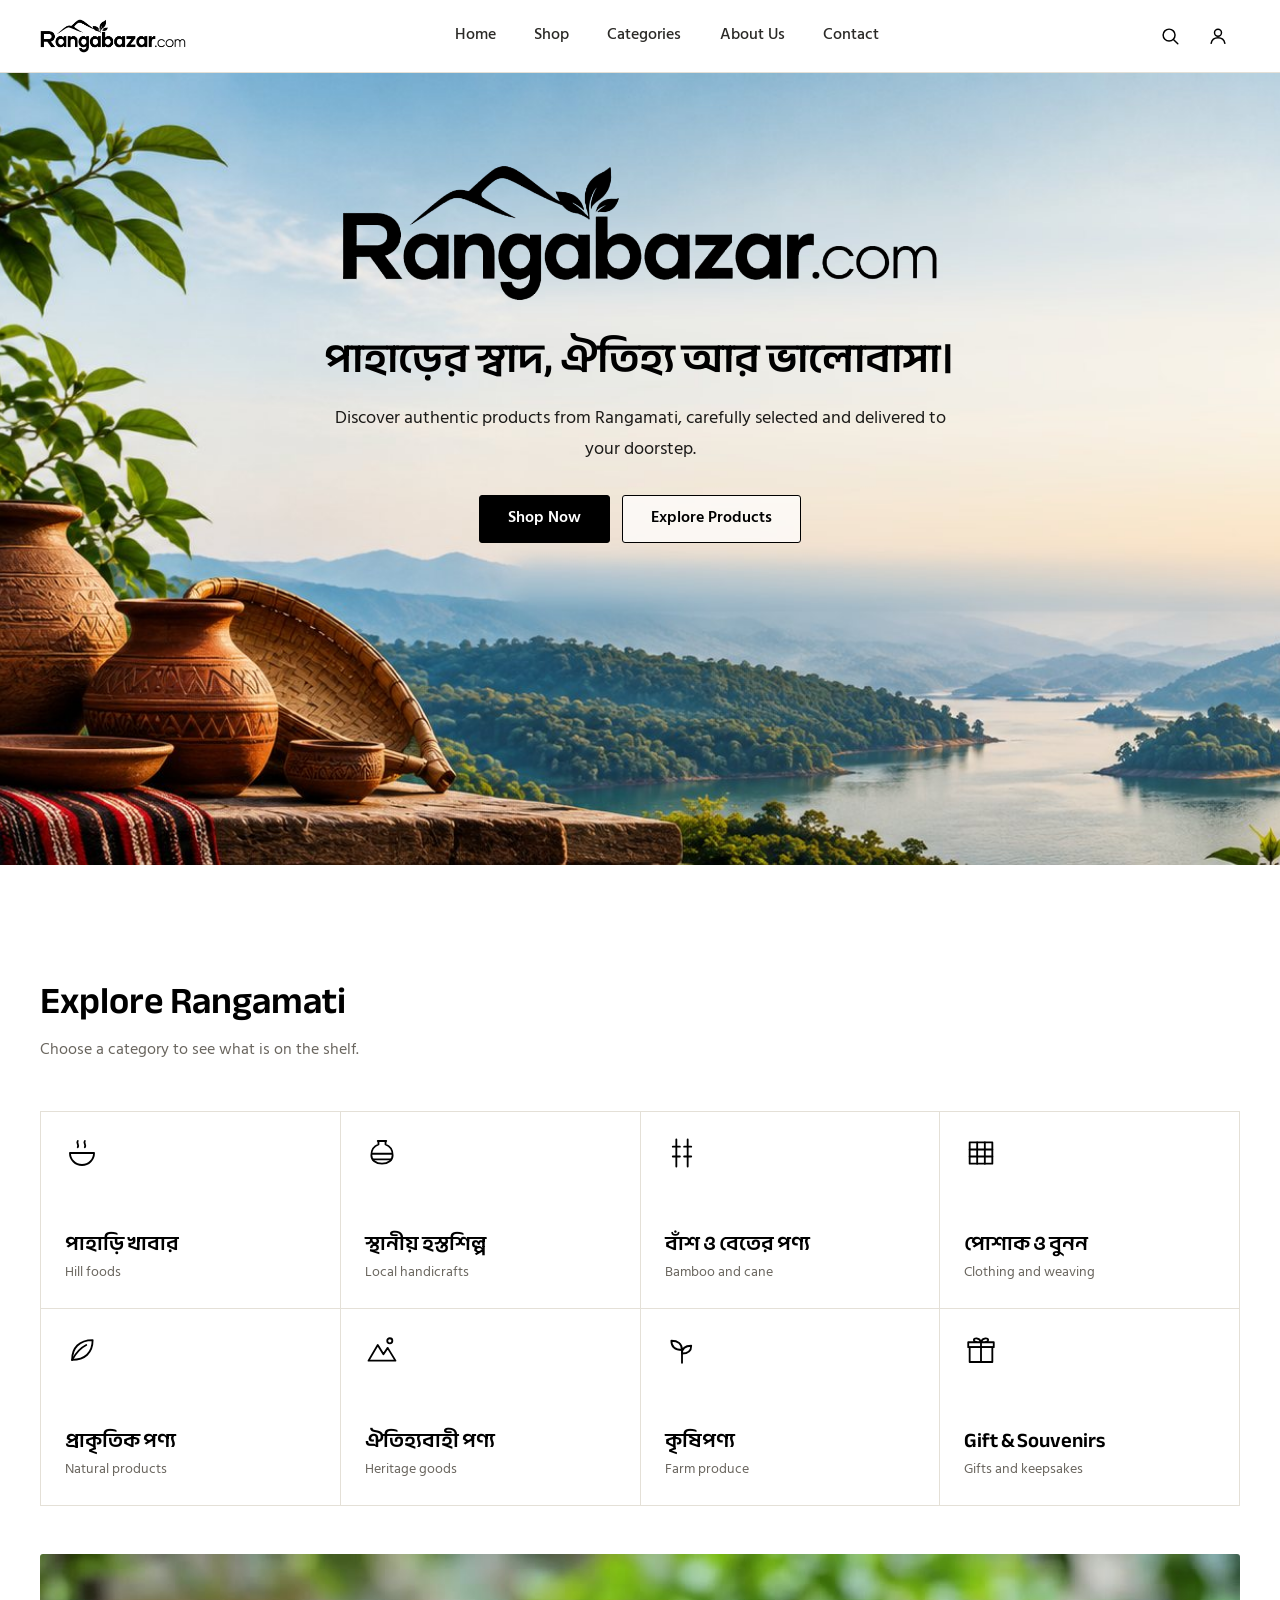
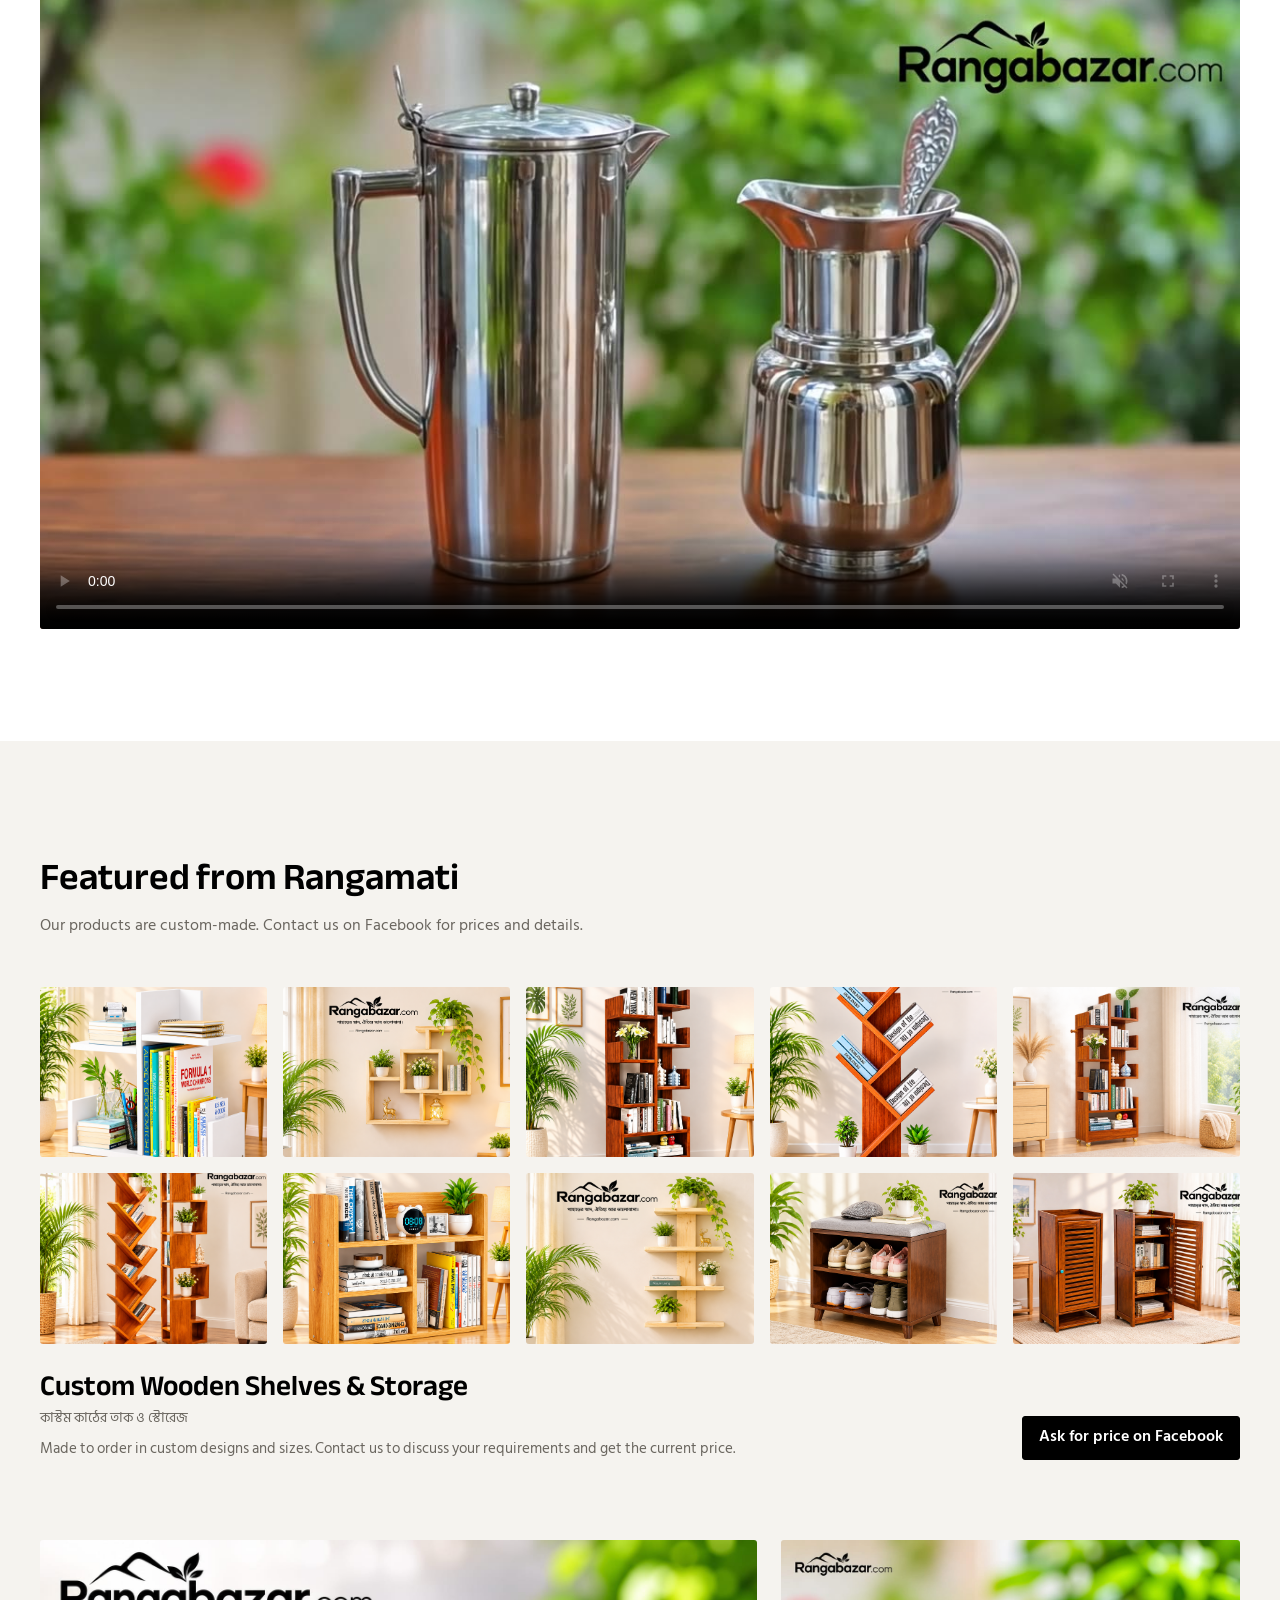
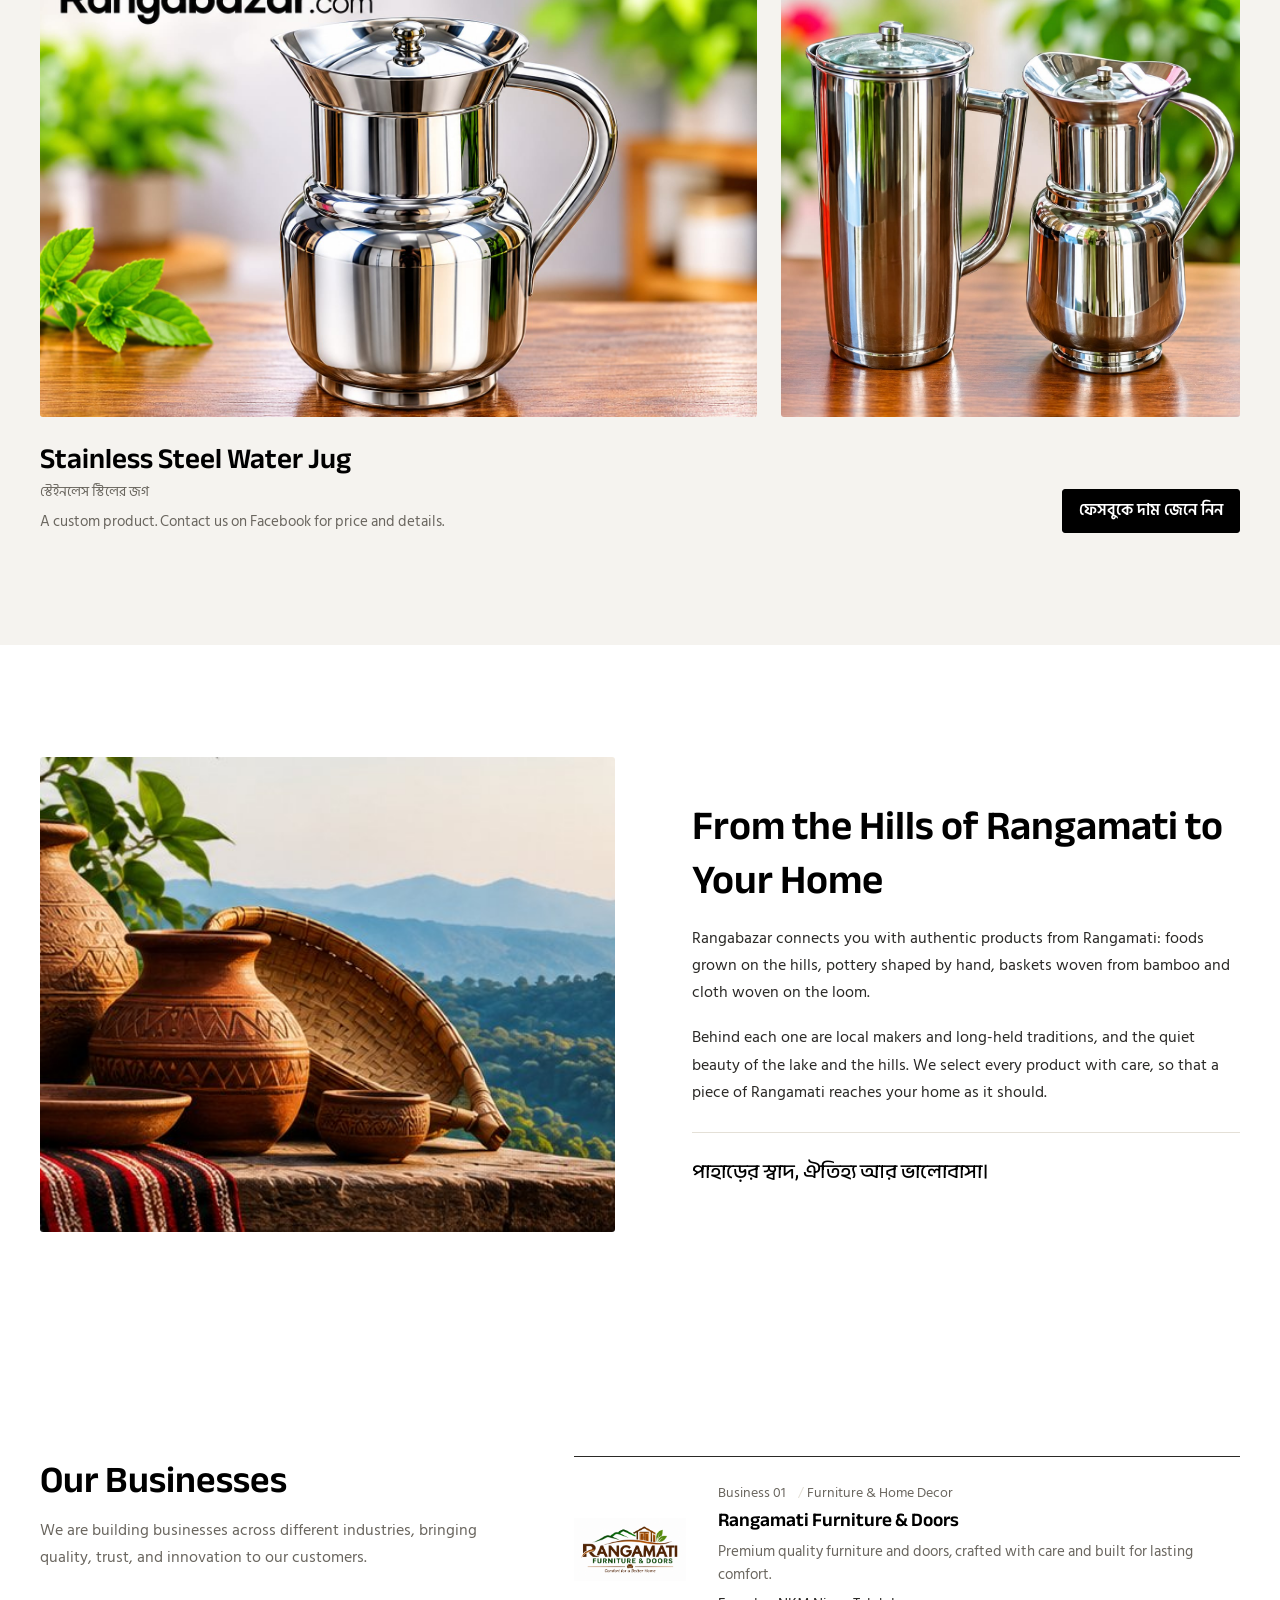
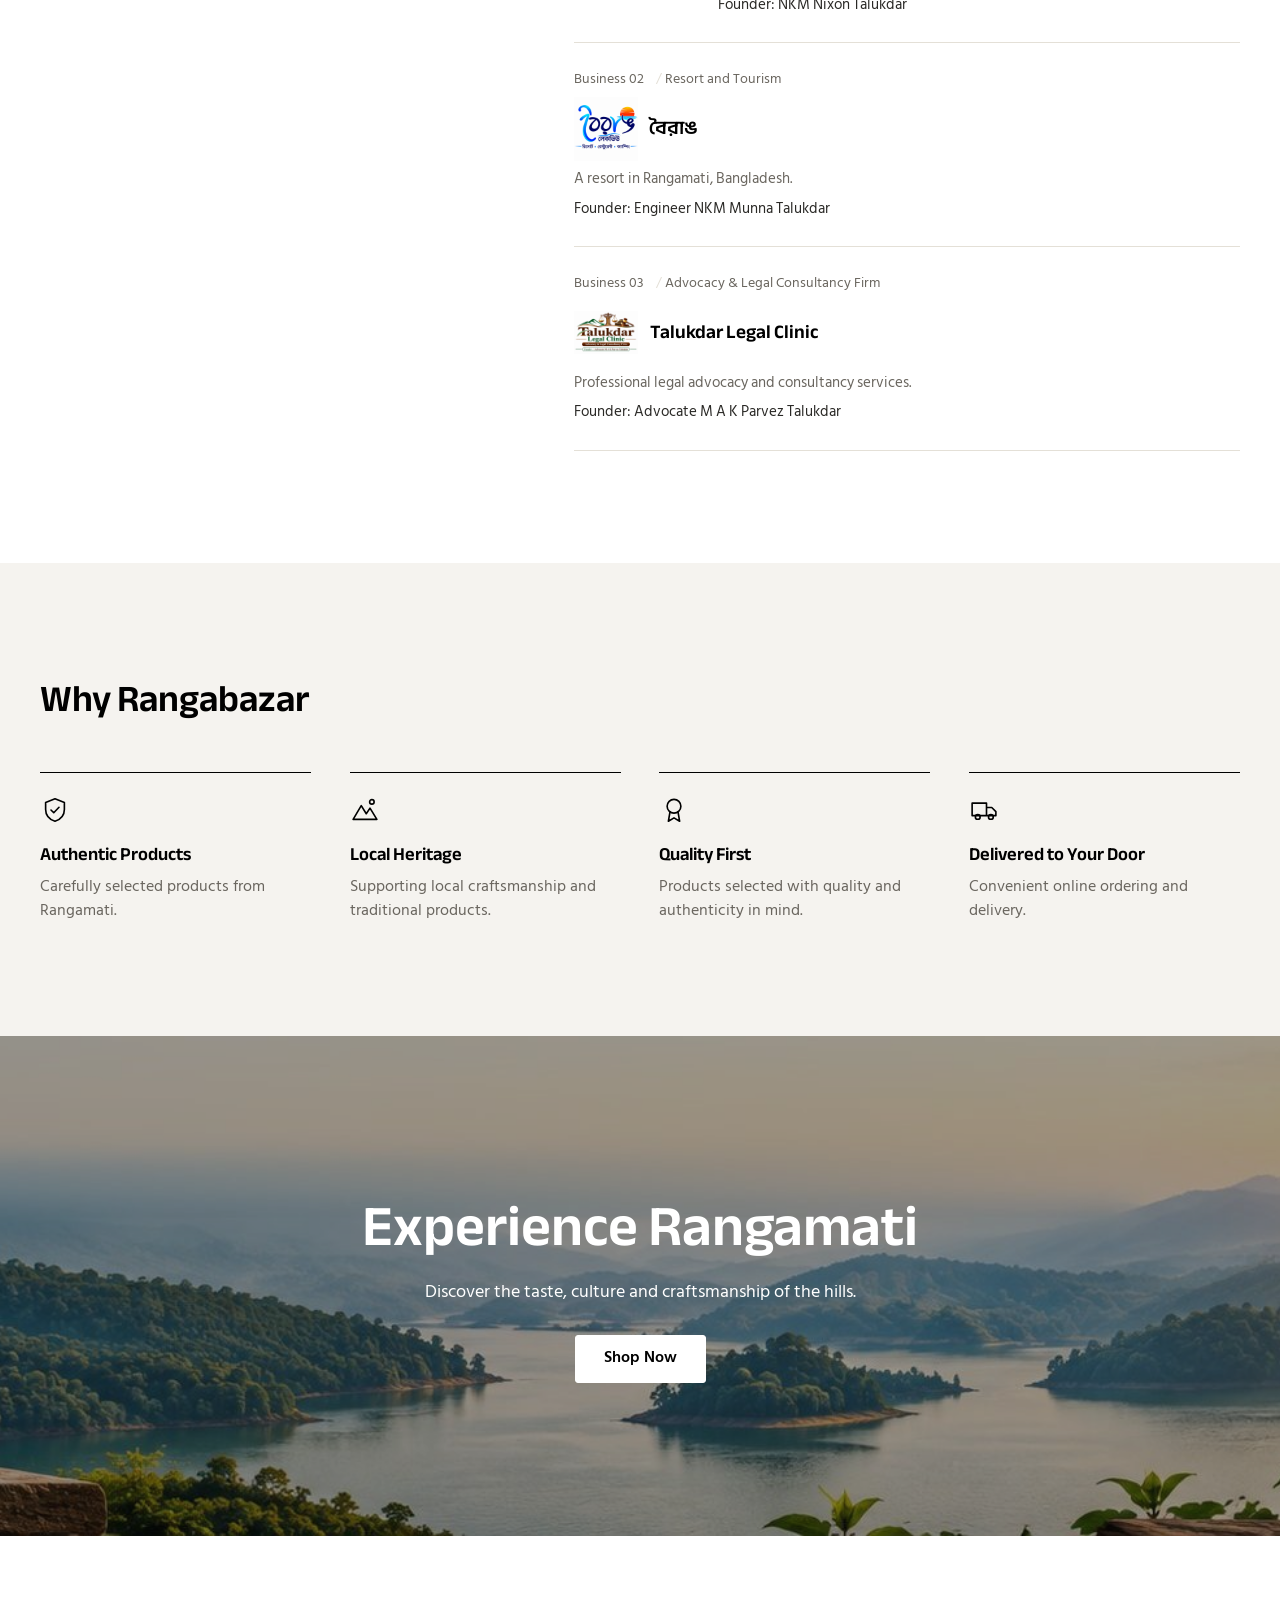
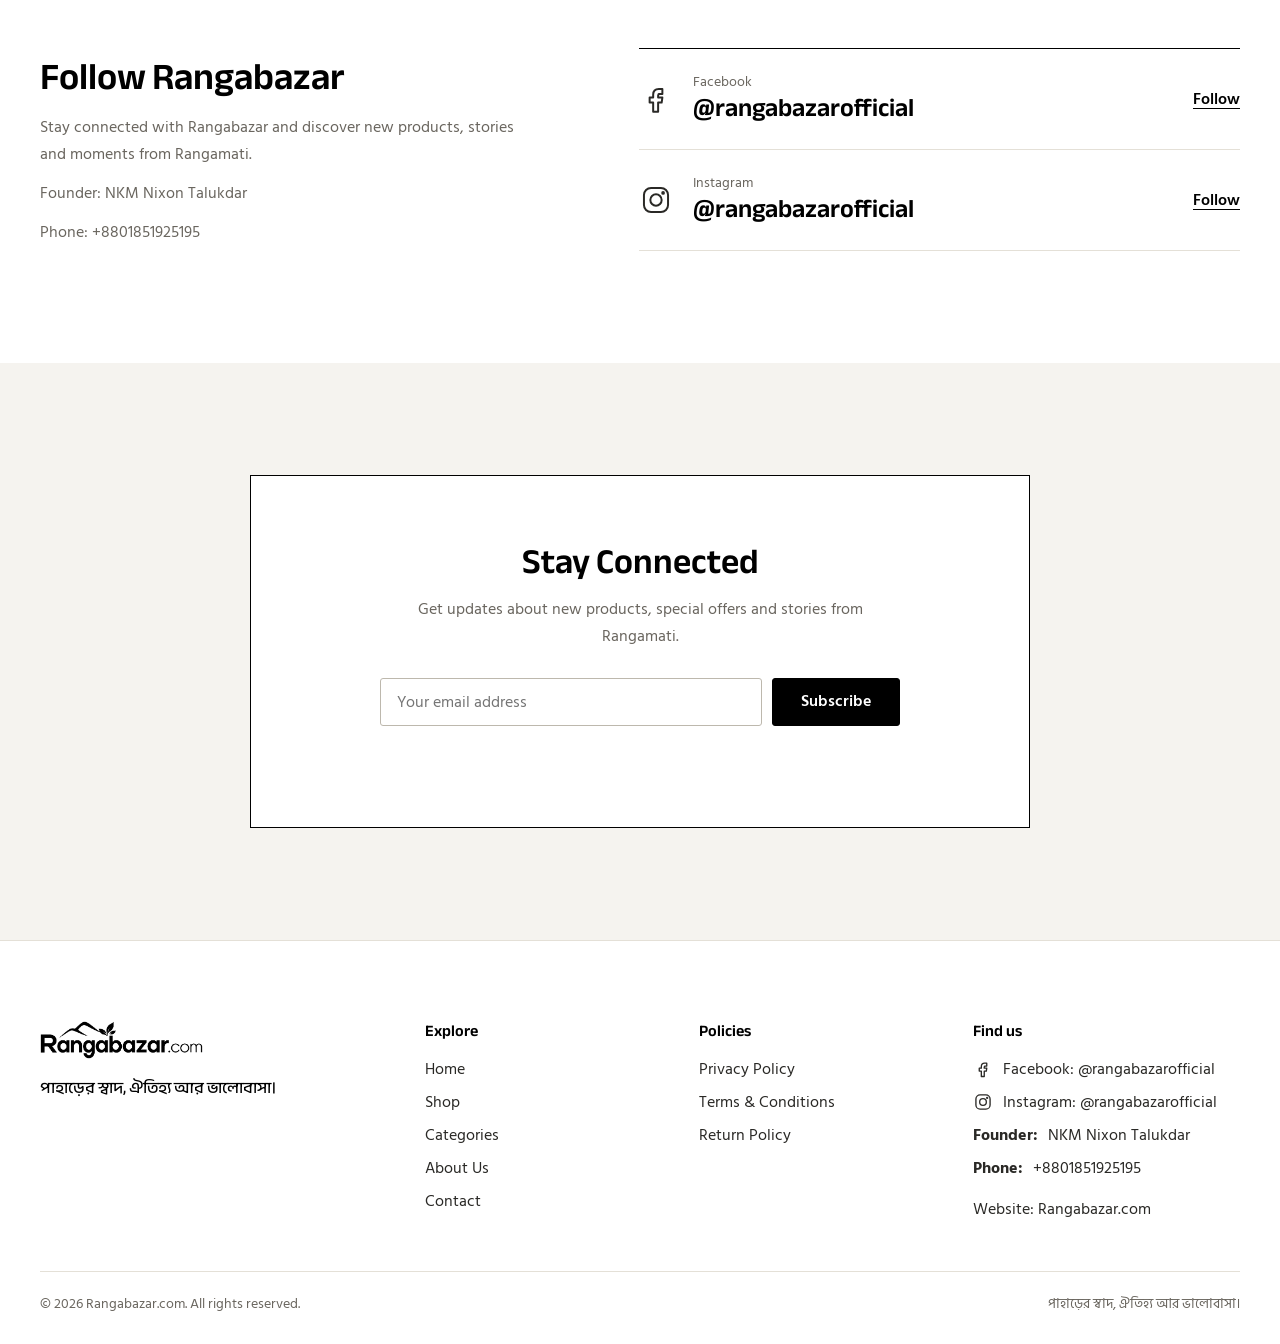
<file: index.html>
<!DOCTYPE html>
<html lang="en">
<head>
<meta charset="utf-8">
<meta name="viewport" content="width=device-width, initial-scale=1">
<title>Rangabazar.com | Authentic products from Rangamati, Bangladesh</title>
<meta name="description" content="Discover authentic products from Rangamati: hill foods, handicrafts, bamboo and cane, handloom and gifts, carefully selected and delivered to your doorstep.">
<link rel="canonical" href="https://rangabazar.com/">
<meta property="og:type" content="website"><meta property="og:site_name" content="Rangabazar.com">
<meta property="og:title" content="Rangabazar.com | Authentic products from Rangamati, Bangladesh"><meta property="og:description" content="Discover authentic products from Rangamati: hill foods, handicrafts, bamboo and cane, handloom and gifts, carefully selected and delivered to your doorstep.">
<meta property="og:url" content="https://rangabazar.com/"><meta property="og:image" content="https://rangabazar.com/assets/og.jpg"><meta property="og:image:width" content="1200"><meta property="og:image:height" content="630">
<meta name="twitter:card" content="summary_large_image">
<link rel="icon" href="favicon.ico" sizes="any"><link rel="icon" type="image/png" sizes="192x192" href="assets/icon-192.png"><link rel="apple-touch-icon" href="assets/apple-touch-icon.png"><meta name="theme-color" content="#ffffff">
<link rel="preconnect" href="https://fonts.googleapis.com"><link rel="preconnect" href="https://fonts.gstatic.com" crossorigin><link href="https://fonts.googleapis.com/css2?family=Anek+Bangla:wght@500;600;700&family=Hind+Siliguri:wght@400;500;600&display=swap" rel="stylesheet">
<link rel="stylesheet" href="assets/css/style.css">
<script type="application/ld+json">{"@context": "https://schema.org", "@graph": [{"@type": "Organization", "@id": "https://rangabazar.com/#org", "name": "Rangabazar.com", "url": "https://rangabazar.com/", "logo": "https://rangabazar.com/assets/logo.png", "slogan": "পাহাড়ের স্বাদ, ঐতিহ্য আর ভালোবাসা।", "sameAs": ["https://www.facebook.com/rangabazarofficial", "https://www.instagram.com/rangabazarofficial"]}, {"@type": "WebSite", "@id": "https://rangabazar.com/#site", "url": "https://rangabazar.com/", "name": "Rangabazar.com", "inLanguage": ["en", "bn"], "publisher": {"@id": "https://rangabazar.com/#org"}}]}</script>
<link rel="preload" as="image" href="assets/hero-clean.jpg" fetchpriority="high">
</head>
<body id="top">
<svg width="0" height="0" style="position:absolute" aria-hidden="true" focusable="false"><defs>
<symbol id="i-search" viewBox="0 0 24 24"><circle cx="11" cy="11" r="6.5"/><path d="M16 16l4.5 4.5"/></symbol>
<symbol id="i-user" viewBox="0 0 24 24"><circle cx="12" cy="8.5" r="3.8"/><path d="M4.5 20c.8-4 3.8-6 7.5-6s6.7 2 7.5 6"/></symbol>
<symbol id="i-heart" viewBox="0 0 24 24"><path d="M12 20s-7.5-4.5-7.5-10A4.3 4.3 0 0 1 12 7.5 4.3 4.3 0 0 1 19.5 10c0 5.5-7.5 10-7.5 10z"/></symbol>
<symbol id="i-menu" viewBox="0 0 24 24"><path d="M4 8h16M4 16h16"/></symbol>
<symbol id="i-close" viewBox="0 0 24 24"><path d="M6 6l12 12M18 6L6 18"/></symbol>
<symbol id="i-food" viewBox="0 0 24 24"><path d="M3.5 12h17a8.5 8.5 0 0 1-17 0z"/><path d="M9 3.5c-1.2 1.5 1.2 2.5 0 4.5M14 3.5c-1.2 1.5 1.2 2.5 0 4.5"/></symbol>
<symbol id="i-craft" viewBox="0 0 24 24"><path d="M9 3.5h6M9.5 3.5V6C6 7.2 4.5 10 4.5 13.5c0 3.5 3 6 7.5 6s7.5-2.5 7.5-6C19.5 10 18 7.2 14.5 6V3.5"/><path d="M5 12.5h14M5.8 16.5h12.4"/></symbol>
<symbol id="i-bamboo" viewBox="0 0 24 24"><path d="M8 2.5v19M16 2.5v19M5.5 7.5h5M13.5 7.5h5M5.5 14.5h5M13.5 14.5h5"/></symbol>
<symbol id="i-weave" viewBox="0 0 24 24"><rect x="4" y="4.5" width="16" height="15"/><path d="M4 9.5h16M4 14.5h16M9.3 4.5v15M14.7 4.5v15"/></symbol>
<symbol id="i-leaf" viewBox="0 0 24 24"><path d="M5 19c0-8.5 5-14 14.5-14C19.5 14 14 19 5 19z"/><path d="M5 19c3-5.5 6-8.5 10-10.5"/></symbol>
<symbol id="i-heritage" viewBox="0 0 24 24"><path d="M2.5 19.5l6.5-11 4 6.5 3-4.5 5.5 9z"/><circle cx="17.5" cy="5.5" r="1.8"/></symbol>
<symbol id="i-sprout" viewBox="0 0 24 24"><path d="M12 21v-9"/><path d="M12 12c0-4.5-3-6.5-7.5-6.5 0 4.5 3 6.5 7.5 6.5zM12 14.5c0-3.5 2.5-5.5 6.5-5.5 0 3.5-2.5 5.5-6.5 5.5z"/></symbol>
<symbol id="i-gift" viewBox="0 0 24 24"><rect x="4" y="10" width="16" height="10.5"/><path d="M3 6.5h18V10H3zM12 6.5v14M12 6.5C11 3 6.5 3.2 7 5.2c.4 1.5 3 1.3 5 1.3zM12 6.5c1-3.5 5.5-3.3 5-1.3-.4 1.5-3 1.3-5 1.3z"/></symbol>
<symbol id="i-shield" viewBox="0 0 24 24"><path d="M12 3l7.5 3v5.5c0 5-3.2 8-7.5 9.5-4.3-1.5-7.5-4.5-7.5-9.5V6z"/><path d="M8.8 12l2.2 2.2 4.2-4.4"/></symbol>
<symbol id="i-award" viewBox="0 0 24 24"><circle cx="12" cy="9" r="5.5"/><path d="M8.8 13.5L7.5 21l4.5-2.7 4.5 2.7-1.3-7.5"/></symbol>
<symbol id="i-truck" viewBox="0 0 24 24"><path d="M2.5 6.5h11.5v10H2.5zM14 10h4.2l3.3 3.3v3.2H14"/><circle cx="7" cy="17.5" r="1.9"/><circle cx="17.5" cy="17.5" r="1.9"/></symbol>
<symbol id="i-facebook" viewBox="0 0 24 24"><path d="M14 8.5h2.5V5H14c-2.5 0-4 1.6-4 4v2H7.5v3.5H10V21h3.5v-6.5H16l.5-3.5h-3V9.5c0-.7.4-1 1-1z"/></symbol>
<symbol id="i-instagram" viewBox="0 0 24 24"><rect x="3.5" y="3.5" width="17" height="17" rx="5"/><circle cx="12" cy="12" r="4"/><circle cx="17" cy="7" r=".6"/></symbol>
</defs></svg>
<a class="skip" href="#main">Skip to content</a>
<header class="site-header">
  <div class="wrap bar">
    <a class="brand" href="index.html" aria-label="Rangabazar.com home"><img src="assets/logo.png" alt="Rangabazar.com" width="146" height="34"></a>
    <nav id="primary-nav" class="nav" aria-label="Primary"><ul><li><a href="#top">Home</a></li><li><a href="#featured">Shop</a></li><li><a href="#categories">Categories</a></li><li><a href="#story">About Us</a></li><li><a href="#contact">Contact</a></li></ul></nav>
    <div class="actions">
      <button class="icon-btn" id="search-btn" type="button" aria-label="Search products" aria-expanded="false" aria-controls="search-panel"><svg class="icon" aria-hidden="true" focusable="false"><use href="#i-search"/></svg></button>
      <button class="icon-btn" id="account-btn" type="button" aria-label="Account"><svg class="icon" aria-hidden="true" focusable="false"><use href="#i-user"/></svg></button>
      <button class="icon-btn menu-btn" id="menu-btn" type="button" aria-label="Open menu" aria-expanded="false" aria-controls="primary-nav"><svg class="icon" aria-hidden="true" focusable="false"><use href="#i-menu"/></svg></button>
    </div>
  </div>
  <div id="search-panel" class="search" hidden><div class="wrap"><form id="search-form" role="search"><label class="vh" for="search-input">Search products</label><input id="search-input" type="search" placeholder="Search jug…" autocomplete="off"><button type="button" id="search-close">Close</button></form></div></div>
</header>
<main id="main">

<section class="hero" aria-labelledby="hero-title">
  <img class="hero__bg" src="assets/hero-clean.jpg" alt="" width="2056" height="765" fetchpriority="high">
  <div class="hero__inner">
    <img class="hero__logo" src="assets/logo.png" alt="Rangabazar.com" width="1106" height="258">
    <h1 id="hero-title" lang="bn">পাহাড়ের স্বাদ, ঐতিহ্য আর ভালোবাসা।</h1>
    <p class="hero__lede">Discover authentic products from Rangamati, carefully selected and delivered to your doorstep.</p>
    <div class="hero__cta"><a class="btn" href="#featured">Shop Now</a><a class="btn btn--ghost" href="#categories">Explore Products</a></div>
  </div>
</section>

<section class="section" id="categories" aria-labelledby="cat-title">
  <div class="wrap">
    <div class="section__head"><h2 id="cat-title">Explore Rangamati</h2><p>Choose a category to see what is on the shelf.</p></div>
    <ul class="cats">
      <li><button class="cat" type="button" data-cat="food" aria-pressed="false"><svg class="icon" aria-hidden="true" focusable="false"><use href="#i-food"/></svg><span class="vh">Show </span><div><strong lang="bn">পাহাড়ি খাবার</strong><span>Hill foods</span></div></button></li>
      <li><button class="cat" type="button" data-cat="handicraft" aria-pressed="false"><svg class="icon" aria-hidden="true" focusable="false"><use href="#i-craft"/></svg><span class="vh">Show </span><div><strong lang="bn">স্থানীয় হস্তশিল্প</strong><span>Local handicrafts</span></div></button></li>
      <li><button class="cat" type="button" data-cat="bamboo" aria-pressed="false"><svg class="icon" aria-hidden="true" focusable="false"><use href="#i-bamboo"/></svg><span class="vh">Show </span><div><strong lang="bn">বাঁশ ও বেতের পণ্য</strong><span>Bamboo and cane</span></div></button></li>
      <li><button class="cat" type="button" data-cat="textile" aria-pressed="false"><svg class="icon" aria-hidden="true" focusable="false"><use href="#i-weave"/></svg><span class="vh">Show </span><div><strong lang="bn">পোশাক ও বুনন</strong><span>Clothing and weaving</span></div></button></li>
      <li><button class="cat" type="button" data-cat="natural" aria-pressed="false"><svg class="icon" aria-hidden="true" focusable="false"><use href="#i-leaf"/></svg><span class="vh">Show </span><div><strong lang="bn">প্রাকৃতিক পণ্য</strong><span>Natural products</span></div></button></li>
      <li><button class="cat" type="button" data-cat="heritage" aria-pressed="false"><svg class="icon" aria-hidden="true" focusable="false"><use href="#i-heritage"/></svg><span class="vh">Show </span><div><strong lang="bn">ঐতিহ্যবাহী পণ্য</strong><span>Heritage goods</span></div></button></li>
      <li><button class="cat" type="button" data-cat="agri" aria-pressed="false"><svg class="icon" aria-hidden="true" focusable="false"><use href="#i-sprout"/></svg><span class="vh">Show </span><div><strong lang="bn">কৃষিপণ্য</strong><span>Farm produce</span></div></button></li>
      <li><button class="cat" type="button" data-cat="gift" aria-pressed="false"><svg class="icon" aria-hidden="true" focusable="false"><use href="#i-gift"/></svg><span class="vh">Show </span><div><strong lang="en">Gift & Souvenirs</strong><span>Gifts and keepsakes</span></div></button></li>
    </ul>
    <figure class="showcase">
      <video class="showcase__video" src="assets/jug-video.mp4" poster="assets/jug-video-poster.jpg" autoplay muted loop playsinline controls preload="metadata" aria-label="Rangabazar stainless steel water jug video"></video>
    </figure>
  </div>
</section>

<section class="section section--warm" id="featured" aria-labelledby="feat-title">
  <div class="wrap">
    <div class="section__head section__head--row"><div><h2 id="feat-title">Featured from Rangamati</h2><p>Our products are custom-made. Contact us on Facebook for prices and details.</p></div>
      <p class="filter-note" id="filter-note" hidden><span id="filter-text"></span><button class="linkbtn" id="filter-clear" type="button">Show all</button></p></div>
    <article class="card product" data-id="custom-shelves" data-name="Custom Wooden Shelves and Storage" data-bn="কাস্টম কাঠের তাক ও স্টোরেজ" data-desc="Custom wooden shelves, bookcases and storage from Rangamati." data-cat="handicraft heritage">
      <div class="product__gallery" role="group" aria-label="Custom wooden shelf and storage examples">
        <img src="assets/products/rangamati/custom-shelf-01.png" alt="White bookshelf and storage design" width="1254" height="1254" loading="lazy">
        <img src="assets/products/rangamati/custom-shelf-02.png" alt="Wall-mounted wooden shelf design" width="1536" height="1024" loading="lazy">
        <img src="assets/products/rangamati/custom-shelf-03.png" alt="Tall dark wooden bookcase" width="1254" height="1254" loading="lazy">
        <img src="assets/products/rangamati/custom-shelf-04.png" alt="Tree-shaped wooden bookshelf" width="1254" height="1254" loading="lazy">
        <img src="assets/products/rangamati/custom-shelf-05.png" alt="Wooden shelving with books and decor" width="1536" height="1024" loading="lazy">
        <img src="assets/products/rangamati/custom-shelf-06.png" alt="Wooden shoe and storage bench" width="1312" height="1199" loading="lazy">
        <img src="assets/products/rangamati/custom-shelf-07.png" alt="Wooden storage cabinet with doors" width="1254" height="1254" loading="lazy">
        <img src="assets/products/rangamati/custom-shelf-08.png" alt="Light wooden wall shelf design" width="1536" height="1024" loading="lazy">
        <img src="assets/products/rangamati/custom-shelf-09.png" alt="Wooden bookcase and display shelving" width="1536" height="1024" loading="lazy">
        <img src="assets/products/rangamati/custom-shelf-10.png" alt="Wooden shelf and bookcase set" width="1536" height="1024" loading="lazy">
      </div>
      <div class="product__info">
        <div>
          <h3>Custom Wooden Shelves &amp; Storage</h3>
          <p class="card__bn" lang="bn">কাস্টম কাঠের তাক ও স্টোরেজ</p>
          <p class="card__desc">Made to order in custom designs and sizes. Contact us to discuss your requirements and get the current price.</p>
        </div>
        <div class="product__buy">
          <a class="btn" href="https://www.facebook.com/rangabazarofficial" target="_blank" rel="noopener">Ask for price on Facebook</a>
        </div>
      </div>
    </article>
    <article class="card product" data-id="jug" data-name="Stainless Steel Water Jug" data-bn="স্টেইনলেস স্টিলের জগ" data-desc="Stainless steel water jug from Rangabazar." data-cat="">
      <div class="product__pics">
        <img src="assets/products/jug-hero.jpg" alt="Polished stainless steel water jug with lid, Rangabazar.com" width="1536" height="1024" loading="lazy">
        <img src="assets/products/jug-pair.jpg" alt="Two stainless steel water jugs side by side, Rangabazar.com" width="1230" height="1278" loading="lazy">
      </div>
      <div class="product__info">
        <div>
          <h3>Stainless Steel Water Jug</h3>
          <p class="card__bn" lang="bn">স্টেইনলেস স্টিলের জগ</p>
          <p class="card__desc">A custom product. Contact us on Facebook for price and details.</p>
        </div>
        <div class="product__buy">
          <a class="btn" href="https://www.facebook.com/rangabazarofficial" target="_blank" rel="noopener" lang="bn">ফেসবুকে দাম জেনে নিন</a>
        </div>
      </div>
    </article>
    <p class="empty" id="empty" hidden>No products match that search. Try another word, or <button class="linkbtn" type="button" onclick="document.getElementById('filter-clear').click()">show all products</button>.</p>
  </div>
</section>

<section class="section" id="story" aria-labelledby="story-title">
  <div class="wrap split">
    <div class="split__img"><img src="assets/story.jpg" alt="Hand-etched clay pots, a woven bamboo tray and a striped textile on a stone ledge above a hill lake" width="700" height="405" loading="lazy"></div>
    <div>
      <h2 id="story-title">From the Hills of Rangamati to Your Home</h2>
      <p>Rangabazar connects you with authentic products from Rangamati: foods grown on the hills, pottery shaped by hand, baskets woven from bamboo and cloth woven on the loom.</p>
      <p>Behind each one are local makers and long-held traditions, and the quiet beauty of the lake and the hills. We select every product with care, so that a piece of Rangamati reaches your home as it should.</p>
      <p class="bn" lang="bn">পাহাড়ের স্বাদ, ঐতিহ্য আর ভালোবাসা।</p>
    </div>
  </div>
</section>

<section class="section businesses" aria-labelledby="businesses-title">
  <div class="wrap businesses__layout">
    <header class="businesses__intro">
      <h2 id="businesses-title">Our Businesses</h2>
      <p>We are building businesses across different industries, bringing quality, trust, and innovation to our customers.</p>
    </header>
    <div class="businesses__list">
      <article class="businesses__item">
        <div class="businesses__logo"><img src="assets/rangamati-furniture-logo.png" alt="Rangamati Furniture &amp; Doors logo" width="1365" height="768" loading="lazy"></div>
        <div class="businesses__copy">
          <p class="businesses__category">Business 01 <span>Furniture &amp; Home Decor</span></p>
          <h3>Rangamati Furniture &amp; Doors</h3>
          <p class="businesses__description">Premium quality furniture and doors, crafted with care and built for lasting comfort.</p>
          <p class="businesses__founder">Founder: NKM Nixon Talukdar</p>
        </div>
      </article>
      <article class="businesses__item businesses__item--inline-name-logo">
        <div class="businesses__copy">
          <p class="businesses__category">Business 02 <span>Resort and Tourism</span></p>
          <h3 class="businesses__name"><img src="assets/bairang-logo.png" alt="" width="64" height="64">বৈরাঙ</h3>
          <p class="businesses__description">A resort in Rangamati, Bangladesh.</p>
          <p class="businesses__founder">Founder: Engineer NKM Munna Talukdar</p>
        </div>
      </article>
      <article class="businesses__item businesses__item--inline-name-logo">
        <div class="businesses__copy">
          <p class="businesses__category">Business 03 <span>Advocacy &amp; Legal Consultancy Firm</span></p>
          <h3 class="businesses__name"><img src="assets/talukdar-legal-clinic-logo.png" alt="" width="64" height="64" loading="lazy">Talukdar Legal Clinic</h3>
          <p class="businesses__description">Professional legal advocacy and consultancy services.</p>
          <p class="businesses__founder">Founder: Advocate M A K Parvez Talukdar</p>
        </div>
      </article>
    </div>
  </div>
</section>

<section class="section section--warm" aria-labelledby="why-title">
  <div class="wrap">
    <div class="section__head"><h2 id="why-title">Why Rangabazar</h2></div>
    <ul class="why"><li><svg class="icon" aria-hidden="true" focusable="false"><use href="#i-shield"/></svg><h3>Authentic Products</h3><p>Carefully selected products from Rangamati.</p></li><li><svg class="icon" aria-hidden="true" focusable="false"><use href="#i-heritage"/></svg><h3>Local Heritage</h3><p>Supporting local craftsmanship and traditional products.</p></li><li><svg class="icon" aria-hidden="true" focusable="false"><use href="#i-award"/></svg><h3>Quality First</h3><p>Products selected with quality and authenticity in mind.</p></li><li><svg class="icon" aria-hidden="true" focusable="false"><use href="#i-truck"/></svg><h3>Delivered to Your Door</h3><p>Convenient online ordering and delivery.</p></li></ul>
  </div>
</section>

<section class="promo" aria-labelledby="promo-title">
  <img class="promo__bg" src="assets/banner.jpg" alt="" width="2056" height="385" loading="lazy">
  <div class="promo__in"><h2 id="promo-title">Experience Rangamati</h2><p>Discover the taste, culture and craftsmanship of the hills.</p><a class="btn btn--light" href="#featured">Shop Now</a></div>
</section>

<section class="section" aria-labelledby="social-title">
  <div class="wrap social">
    <div><h2 id="social-title">Follow Rangabazar</h2><p class="lede">Stay connected with Rangabazar and discover new products, stories and moments from Rangamati.</p><p class="lede">Founder: NKM Nixon Talukdar</p><p class="lede">Phone: <a href="tel:+8801851925195">+8801851925195</a></p></div>
    <div class="social__links">
      <a class="social__link" href="https://www.facebook.com/rangabazarofficial" target="_blank" rel="noopener"><svg class="icon" aria-hidden="true" focusable="false"><use href="#i-facebook"/></svg><span><small>Facebook</small><strong>@rangabazarofficial</strong></span><em>Follow</em></a>
      <a class="social__link" href="https://www.instagram.com/rangabazarofficial" target="_blank" rel="noopener"><svg class="icon" aria-hidden="true" focusable="false"><use href="#i-instagram"/></svg><span><small>Instagram</small><strong>@rangabazarofficial</strong></span><em>Follow</em></a>
    </div>
  </div>
</section>

<section class="section section--warm" aria-labelledby="news-title">
  <div class="wrap">
    <div class="news">
      <h2 id="news-title">Stay Connected</h2>
      <p>Get updates about new products, special offers and stories from Rangamati.</p>
      <form id="news-form" novalidate><label class="vh" for="news-email">Email address</label><input id="news-email" type="email" inputmode="email" autocomplete="email" placeholder="Your email address" required><button class="btn" type="submit">Subscribe</button></form>
      <p class="msg" id="news-msg" role="status" aria-live="polite"></p>
    </div>
  </div>
</section>

</main>
<footer class="site-footer" id="contact">
  <div class="wrap">
    <div class="foot">
      <div>
        <img src="assets/logo.png" alt="Rangabazar.com" width="163" height="38" loading="lazy">
        <p class="tag" lang="bn">পাহাড়ের স্বাদ, ঐতিহ্য আর ভালোবাসা।</p>
      </div>
      <nav aria-label="Footer">
        <h2>Explore</h2>
        <ul><li><a href="index.html">Home</a></li><li><a href="index.html#featured">Shop</a></li><li><a href="index.html#categories">Categories</a></li><li><a href="index.html#story">About Us</a></li><li><a href="index.html#contact">Contact</a></li></ul>
      </nav>
      <nav aria-label="Policies">
        <h2>Policies</h2>
        <ul><li><a href="privacy.html">Privacy Policy</a></li><li><a href="terms.html">Terms &amp; Conditions</a></li><li><a href="returns.html">Return Policy</a></li></ul>
      </nav>
      <div>
        <h2>Find us</h2>
        <ul class="foot__social">
          <li><svg class="icon" aria-hidden="true" focusable="false"><use href="#i-facebook"/></svg><a href="https://www.facebook.com/rangabazarofficial" rel="noopener" target="_blank">Facebook: @rangabazarofficial</a></li>
          <li><svg class="icon" aria-hidden="true" focusable="false"><use href="#i-instagram"/></svg><a href="https://www.instagram.com/rangabazarofficial" rel="noopener" target="_blank">Instagram: @rangabazarofficial</a></li>
          <li><strong>Founder:</strong> NKM Nixon Talukdar</li>
          <li><strong>Phone:</strong> <a href="tel:+8801851925195">+8801851925195</a></li>
        </ul>
        <p style="margin-top:14px">Website: <a href="https://rangabazar.com">Rangabazar.com</a></p>
      </div>
    </div>
    <div class="legal"><span>© <span id="year">2026</span> Rangabazar.com. All rights reserved.</span><span lang="bn">পাহাড়ের স্বাদ, ঐতিহ্য আর ভালোবাসা।</span></div>
  </div>
</footer>

<div class="toast" id="toast" role="status" aria-live="polite"></div>
<script src="assets/js/main.js" defer></script>
</body>
</html>
</file>
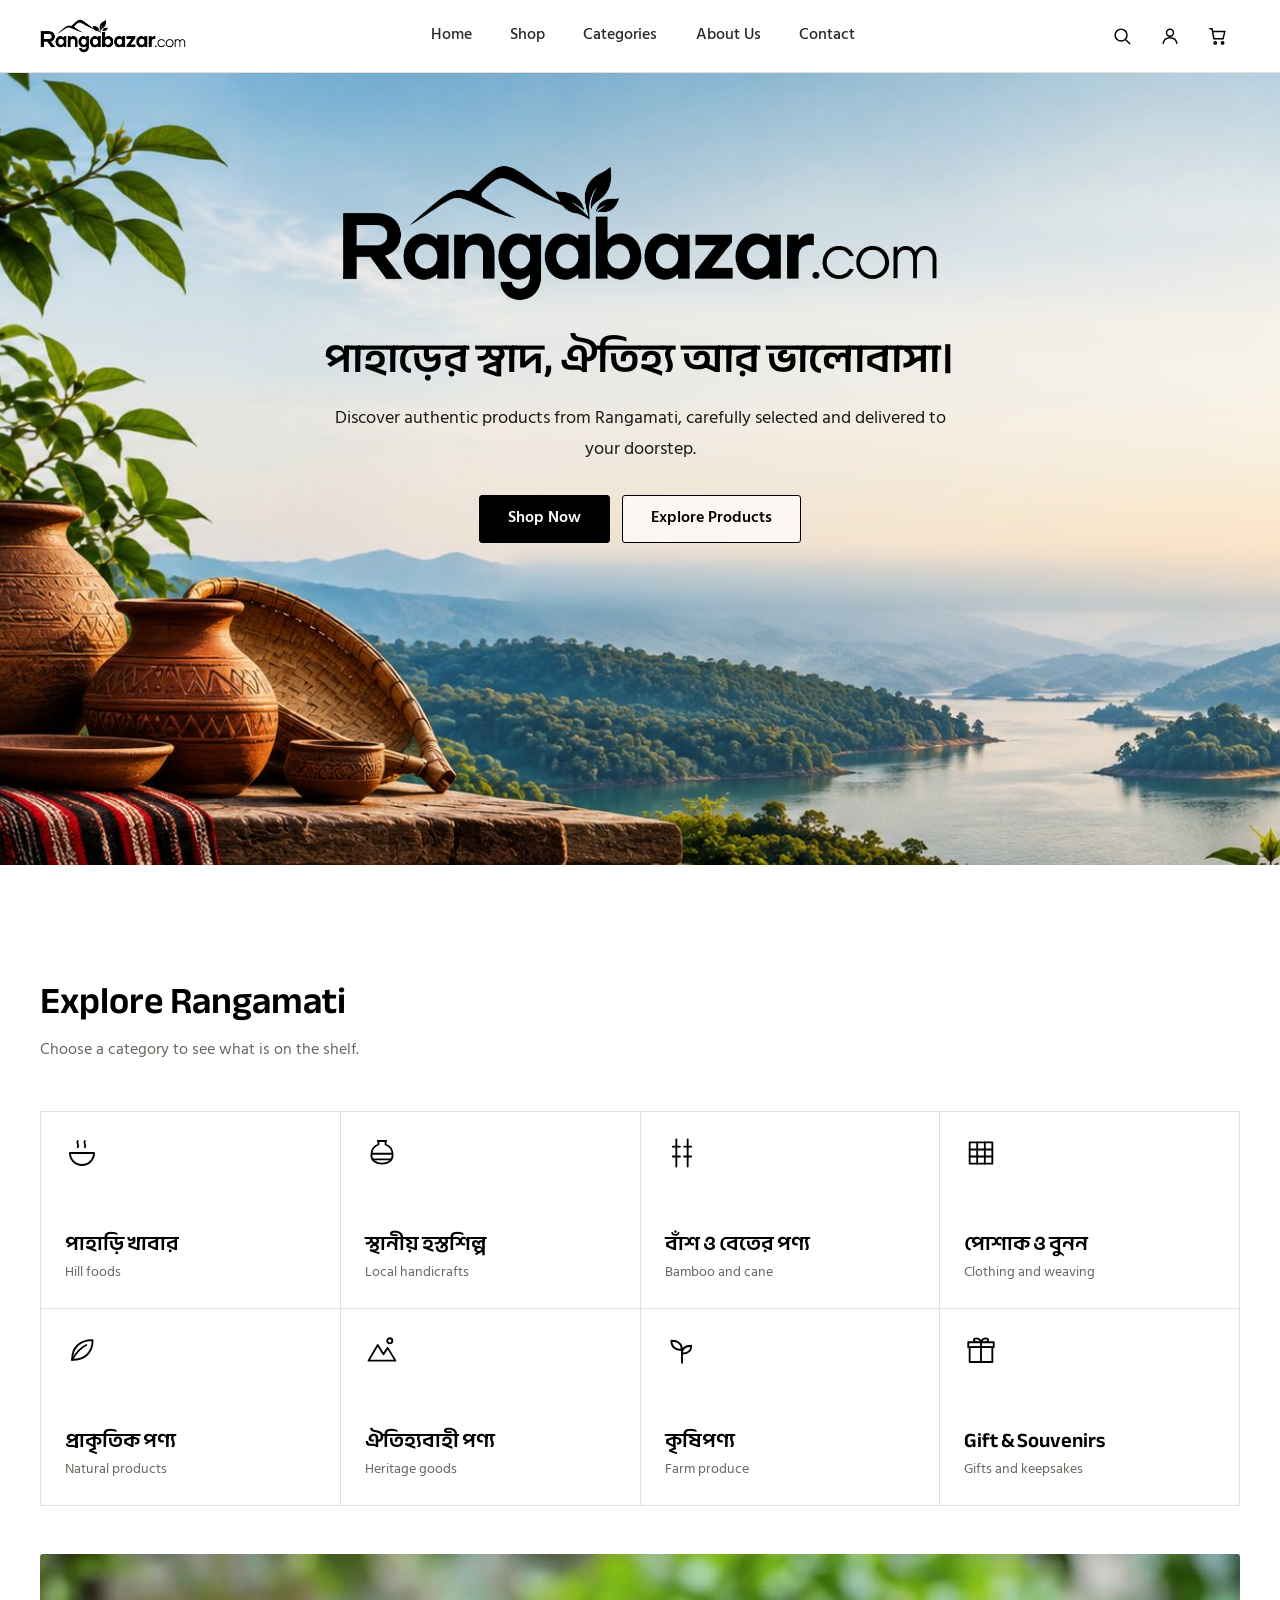
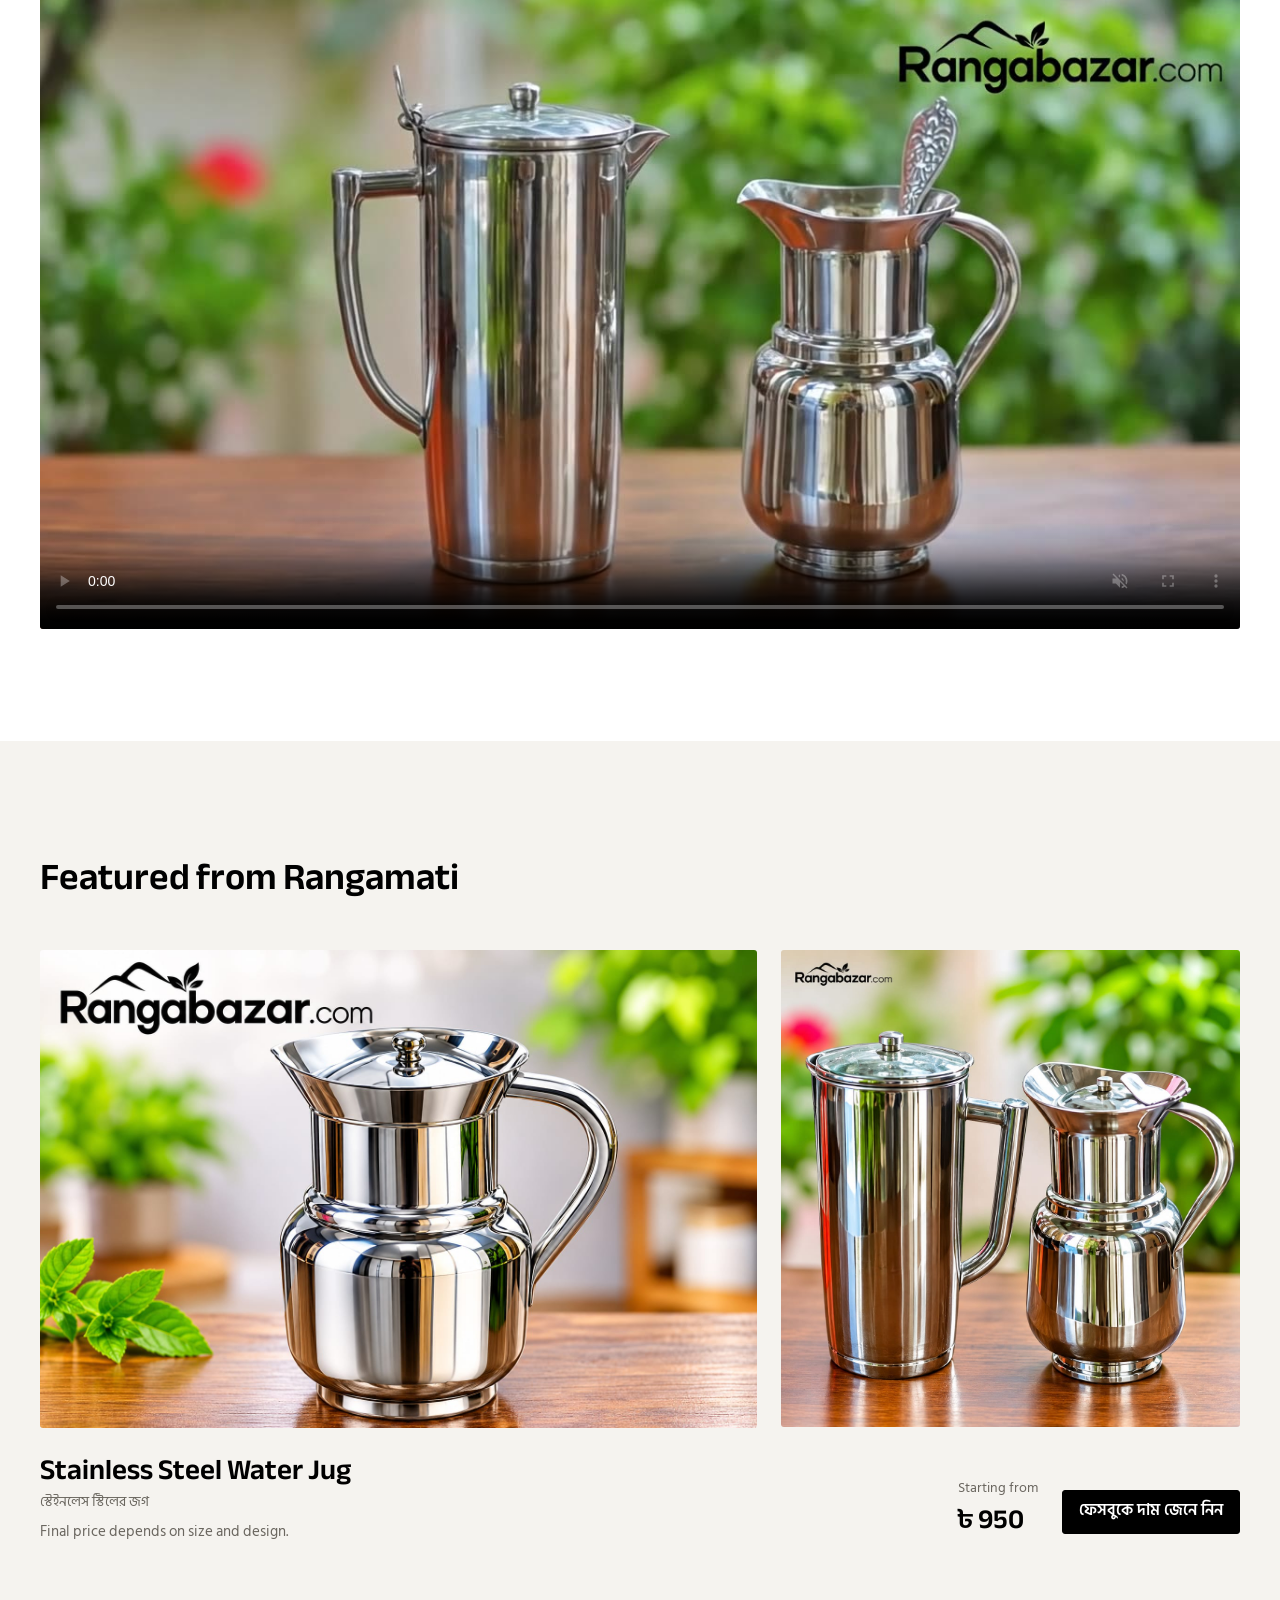
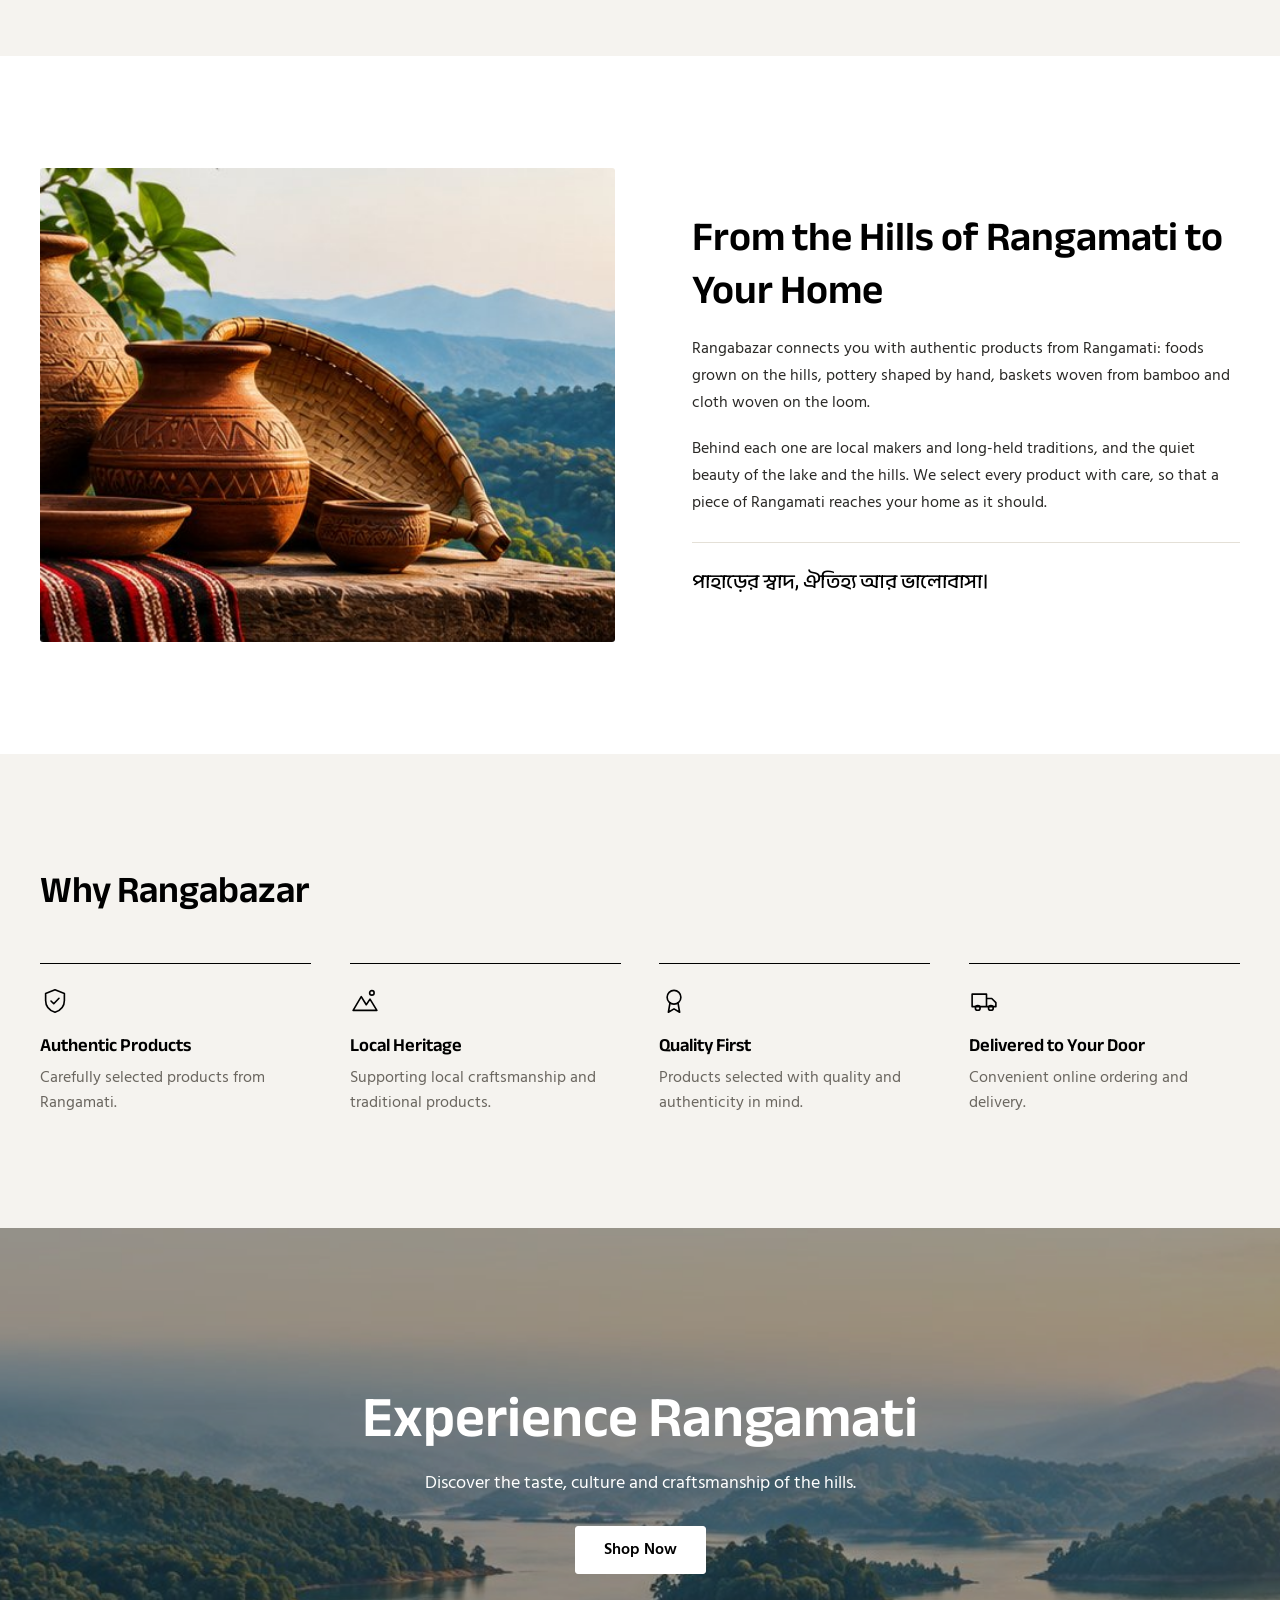
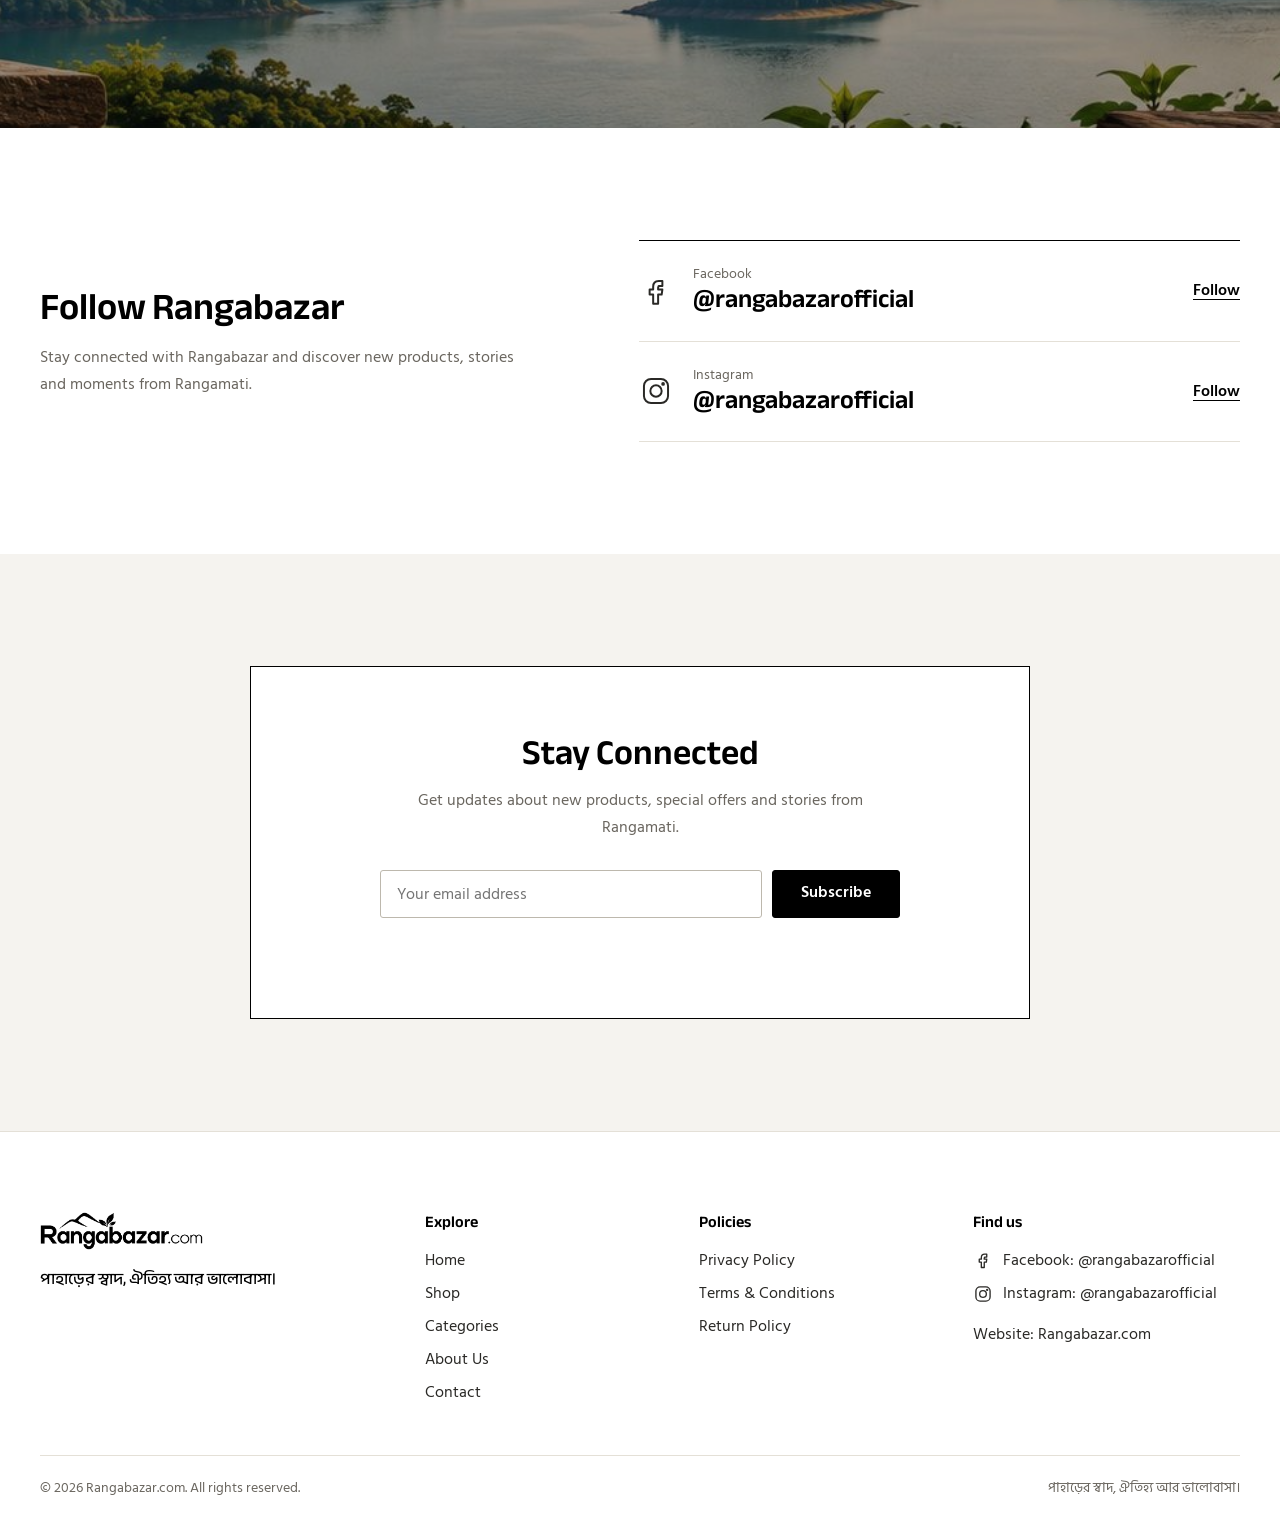
<file: rangabazar-main/index.html>
<!DOCTYPE html>
<html lang="en">
<head>
<meta charset="utf-8">
<meta name="viewport" content="width=device-width, initial-scale=1">
<title>Rangabazar.com | Authentic products from Rangamati, Bangladesh</title>
<meta name="description" content="Discover authentic products from Rangamati: hill foods, handicrafts, bamboo and cane, handloom and gifts, carefully selected and delivered to your doorstep.">
<link rel="canonical" href="https://rangabazar.com/">
<meta property="og:type" content="website"><meta property="og:site_name" content="Rangabazar.com">
<meta property="og:title" content="Rangabazar.com | Authentic products from Rangamati, Bangladesh"><meta property="og:description" content="Discover authentic products from Rangamati: hill foods, handicrafts, bamboo and cane, handloom and gifts, carefully selected and delivered to your doorstep.">
<meta property="og:url" content="https://rangabazar.com/"><meta property="og:image" content="https://rangabazar.com/assets/og.jpg"><meta property="og:image:width" content="1200"><meta property="og:image:height" content="630">
<meta name="twitter:card" content="summary_large_image">
<link rel="icon" href="favicon.ico" sizes="any"><link rel="icon" type="image/png" sizes="192x192" href="assets/icon-192.png"><link rel="apple-touch-icon" href="assets/apple-touch-icon.png"><meta name="theme-color" content="#ffffff">
<link rel="preconnect" href="https://fonts.googleapis.com"><link rel="preconnect" href="https://fonts.gstatic.com" crossorigin><link href="https://fonts.googleapis.com/css2?family=Anek+Bangla:wght@500;600;700&family=Hind+Siliguri:wght@400;500;600&display=swap" rel="stylesheet">
<link rel="stylesheet" href="assets/css/style.css">
<script type="application/ld+json">{"@context": "https://schema.org", "@graph": [{"@type": "Organization", "@id": "https://rangabazar.com/#org", "name": "Rangabazar.com", "url": "https://rangabazar.com/", "logo": "https://rangabazar.com/assets/logo.png", "slogan": "পাহাড়ের স্বাদ, ঐতিহ্য আর ভালোবাসা।", "sameAs": ["https://www.facebook.com/rangabazarofficial", "https://www.instagram.com/rangabazarofficial"]}, {"@type": "WebSite", "@id": "https://rangabazar.com/#site", "url": "https://rangabazar.com/", "name": "Rangabazar.com", "inLanguage": ["en", "bn"], "publisher": {"@id": "https://rangabazar.com/#org"}}]}</script>
<link rel="preload" as="image" href="assets/hero-clean.jpg" fetchpriority="high">
</head>
<body id="top">
<svg width="0" height="0" style="position:absolute" aria-hidden="true" focusable="false"><defs>
<symbol id="i-search" viewBox="0 0 24 24"><circle cx="11" cy="11" r="6.5"/><path d="M16 16l4.5 4.5"/></symbol>
<symbol id="i-cart" viewBox="0 0 24 24"><path d="M3 4h2.5l2 11h10l2-8H7"/><circle cx="9" cy="19.5" r="1.3"/><circle cx="17" cy="19.5" r="1.3"/></symbol>
<symbol id="i-user" viewBox="0 0 24 24"><circle cx="12" cy="8.5" r="3.8"/><path d="M4.5 20c.8-4 3.8-6 7.5-6s6.7 2 7.5 6"/></symbol>
<symbol id="i-heart" viewBox="0 0 24 24"><path d="M12 20s-7.5-4.5-7.5-10A4.3 4.3 0 0 1 12 7.5 4.3 4.3 0 0 1 19.5 10c0 5.5-7.5 10-7.5 10z"/></symbol>
<symbol id="i-menu" viewBox="0 0 24 24"><path d="M4 8h16M4 16h16"/></symbol>
<symbol id="i-close" viewBox="0 0 24 24"><path d="M6 6l12 12M18 6L6 18"/></symbol>
<symbol id="i-food" viewBox="0 0 24 24"><path d="M3.5 12h17a8.5 8.5 0 0 1-17 0z"/><path d="M9 3.5c-1.2 1.5 1.2 2.5 0 4.5M14 3.5c-1.2 1.5 1.2 2.5 0 4.5"/></symbol>
<symbol id="i-craft" viewBox="0 0 24 24"><path d="M9 3.5h6M9.5 3.5V6C6 7.2 4.5 10 4.5 13.5c0 3.5 3 6 7.5 6s7.5-2.5 7.5-6C19.5 10 18 7.2 14.5 6V3.5"/><path d="M5 12.5h14M5.8 16.5h12.4"/></symbol>
<symbol id="i-bamboo" viewBox="0 0 24 24"><path d="M8 2.5v19M16 2.5v19M5.5 7.5h5M13.5 7.5h5M5.5 14.5h5M13.5 14.5h5"/></symbol>
<symbol id="i-weave" viewBox="0 0 24 24"><rect x="4" y="4.5" width="16" height="15"/><path d="M4 9.5h16M4 14.5h16M9.3 4.5v15M14.7 4.5v15"/></symbol>
<symbol id="i-leaf" viewBox="0 0 24 24"><path d="M5 19c0-8.5 5-14 14.5-14C19.5 14 14 19 5 19z"/><path d="M5 19c3-5.5 6-8.5 10-10.5"/></symbol>
<symbol id="i-heritage" viewBox="0 0 24 24"><path d="M2.5 19.5l6.5-11 4 6.5 3-4.5 5.5 9z"/><circle cx="17.5" cy="5.5" r="1.8"/></symbol>
<symbol id="i-sprout" viewBox="0 0 24 24"><path d="M12 21v-9"/><path d="M12 12c0-4.5-3-6.5-7.5-6.5 0 4.5 3 6.5 7.5 6.5zM12 14.5c0-3.5 2.5-5.5 6.5-5.5 0 3.5-2.5 5.5-6.5 5.5z"/></symbol>
<symbol id="i-gift" viewBox="0 0 24 24"><rect x="4" y="10" width="16" height="10.5"/><path d="M3 6.5h18V10H3zM12 6.5v14M12 6.5C11 3 6.5 3.2 7 5.2c.4 1.5 3 1.3 5 1.3zM12 6.5c1-3.5 5.5-3.3 5-1.3-.4 1.5-3 1.3-5 1.3z"/></symbol>
<symbol id="i-shield" viewBox="0 0 24 24"><path d="M12 3l7.5 3v5.5c0 5-3.2 8-7.5 9.5-4.3-1.5-7.5-4.5-7.5-9.5V6z"/><path d="M8.8 12l2.2 2.2 4.2-4.4"/></symbol>
<symbol id="i-award" viewBox="0 0 24 24"><circle cx="12" cy="9" r="5.5"/><path d="M8.8 13.5L7.5 21l4.5-2.7 4.5 2.7-1.3-7.5"/></symbol>
<symbol id="i-truck" viewBox="0 0 24 24"><path d="M2.5 6.5h11.5v10H2.5zM14 10h4.2l3.3 3.3v3.2H14"/><circle cx="7" cy="17.5" r="1.9"/><circle cx="17.5" cy="17.5" r="1.9"/></symbol>
<symbol id="i-facebook" viewBox="0 0 24 24"><path d="M14 8.5h2.5V5H14c-2.5 0-4 1.6-4 4v2H7.5v3.5H10V21h3.5v-6.5H16l.5-3.5h-3V9.5c0-.7.4-1 1-1z"/></symbol>
<symbol id="i-instagram" viewBox="0 0 24 24"><rect x="3.5" y="3.5" width="17" height="17" rx="5"/><circle cx="12" cy="12" r="4"/><circle cx="17" cy="7" r=".6"/></symbol>
</defs></svg>
<a class="skip" href="#main">Skip to content</a>
<header class="site-header">
  <div class="wrap bar">
    <a class="brand" href="index.html" aria-label="Rangabazar.com home"><img src="assets/logo.png" alt="Rangabazar.com" width="146" height="34"></a>
    <nav id="primary-nav" class="nav" aria-label="Primary"><ul><li><a href="#top">Home</a></li><li><a href="#featured">Shop</a></li><li><a href="#categories">Categories</a></li><li><a href="#story">About Us</a></li><li><a href="#contact">Contact</a></li></ul></nav>
    <div class="actions">
      <button class="icon-btn" id="search-btn" type="button" aria-label="Search products" aria-expanded="false" aria-controls="search-panel"><svg class="icon" aria-hidden="true" focusable="false"><use href="#i-search"/></svg></button>
      <button class="icon-btn" id="account-btn" type="button" aria-label="Account"><svg class="icon" aria-hidden="true" focusable="false"><use href="#i-user"/></svg></button>
      <button class="icon-btn" id="cart-btn" type="button" aria-label="Open cart, 0 items"><svg class="icon" aria-hidden="true" focusable="false"><use href="#i-cart"/></svg><span class="badge" id="cart-count" hidden>0</span></button>
      <button class="icon-btn menu-btn" id="menu-btn" type="button" aria-label="Open menu" aria-expanded="false" aria-controls="primary-nav"><svg class="icon" aria-hidden="true" focusable="false"><use href="#i-menu"/></svg></button>
    </div>
  </div>
  <div id="search-panel" class="search" hidden><div class="wrap"><form id="search-form" role="search"><label class="vh" for="search-input">Search products</label><input id="search-input" type="search" placeholder="Search jug…" autocomplete="off"><button type="button" id="search-close">Close</button></form></div></div>
</header>
<main id="main">

<section class="hero" aria-labelledby="hero-title">
  <img class="hero__bg" src="assets/hero-clean.jpg" alt="" width="2056" height="765" fetchpriority="high">
  <div class="hero__inner">
    <img class="hero__logo" src="assets/logo.png" alt="Rangabazar.com" width="1106" height="258">
    <h1 id="hero-title" lang="bn">পাহাড়ের স্বাদ, ঐতিহ্য আর ভালোবাসা।</h1>
    <p class="hero__lede">Discover authentic products from Rangamati, carefully selected and delivered to your doorstep.</p>
    <div class="hero__cta"><a class="btn" href="#featured">Shop Now</a><a class="btn btn--ghost" href="#categories">Explore Products</a></div>
  </div>
</section>

<section class="section" id="categories" aria-labelledby="cat-title">
  <div class="wrap">
    <div class="section__head"><h2 id="cat-title">Explore Rangamati</h2><p>Choose a category to see what is on the shelf.</p></div>
    <ul class="cats">
      <li><button class="cat" type="button" data-cat="food" aria-pressed="false"><svg class="icon" aria-hidden="true" focusable="false"><use href="#i-food"/></svg><span class="vh">Show </span><div><strong lang="bn">পাহাড়ি খাবার</strong><span>Hill foods</span></div></button></li>
      <li><button class="cat" type="button" data-cat="handicraft" aria-pressed="false"><svg class="icon" aria-hidden="true" focusable="false"><use href="#i-craft"/></svg><span class="vh">Show </span><div><strong lang="bn">স্থানীয় হস্তশিল্প</strong><span>Local handicrafts</span></div></button></li>
      <li><button class="cat" type="button" data-cat="bamboo" aria-pressed="false"><svg class="icon" aria-hidden="true" focusable="false"><use href="#i-bamboo"/></svg><span class="vh">Show </span><div><strong lang="bn">বাঁশ ও বেতের পণ্য</strong><span>Bamboo and cane</span></div></button></li>
      <li><button class="cat" type="button" data-cat="textile" aria-pressed="false"><svg class="icon" aria-hidden="true" focusable="false"><use href="#i-weave"/></svg><span class="vh">Show </span><div><strong lang="bn">পোশাক ও বুনন</strong><span>Clothing and weaving</span></div></button></li>
      <li><button class="cat" type="button" data-cat="natural" aria-pressed="false"><svg class="icon" aria-hidden="true" focusable="false"><use href="#i-leaf"/></svg><span class="vh">Show </span><div><strong lang="bn">প্রাকৃতিক পণ্য</strong><span>Natural products</span></div></button></li>
      <li><button class="cat" type="button" data-cat="heritage" aria-pressed="false"><svg class="icon" aria-hidden="true" focusable="false"><use href="#i-heritage"/></svg><span class="vh">Show </span><div><strong lang="bn">ঐতিহ্যবাহী পণ্য</strong><span>Heritage goods</span></div></button></li>
      <li><button class="cat" type="button" data-cat="agri" aria-pressed="false"><svg class="icon" aria-hidden="true" focusable="false"><use href="#i-sprout"/></svg><span class="vh">Show </span><div><strong lang="bn">কৃষিপণ্য</strong><span>Farm produce</span></div></button></li>
      <li><button class="cat" type="button" data-cat="gift" aria-pressed="false"><svg class="icon" aria-hidden="true" focusable="false"><use href="#i-gift"/></svg><span class="vh">Show </span><div><strong lang="en">Gift & Souvenirs</strong><span>Gifts and keepsakes</span></div></button></li>
    </ul>
    <figure class="showcase">
      <video class="showcase__video" src="assets/jug-video.mp4" poster="assets/jug-video-poster.jpg" autoplay muted loop playsinline controls preload="metadata" aria-label="Rangabazar stainless steel water jug video"></video>
    </figure>
  </div>
</section>

<section class="section section--warm" id="featured" aria-labelledby="feat-title">
  <div class="wrap">
    <div class="section__head section__head--row"><h2 id="feat-title">Featured from Rangamati</h2>
      <p class="filter-note" id="filter-note" hidden><span id="filter-text"></span><button class="linkbtn" id="filter-clear" type="button">Show all</button></p></div>
    <article class="card jug" data-id="jug" data-name="Stainless Steel Water Jug" data-bn="স্টেইনলেস স্টিলের জগ" data-desc="Stainless steel water jug from Rangabazar." data-price="950" data-cat="">
      <div class="jug__pics">
        <img src="assets/products/jug-hero.jpg" alt="Polished stainless steel water jug with lid, Rangabazar.com" width="1536" height="1024" loading="lazy">
        <img src="assets/products/jug-pair.jpg" alt="Two stainless steel water jugs side by side, Rangabazar.com" width="1230" height="1278" loading="lazy">
      </div>
      <div class="jug__info">
        <div>
          <h3>Stainless Steel Water Jug</h3>
          <p class="card__bn" lang="bn">স্টেইনলেস স্টিলের জগ</p>
          <p class="card__desc">Final price depends on size and design.</p>
        </div>
        <div class="jug__buy">
          <span class="price"><small>Starting from</small> ৳ 950</span>
          <a class="btn" href="https://m.me/rangabazarofficial" target="_blank" rel="noopener" lang="bn">ফেসবুকে দাম জেনে নিন</a>
        </div>
      </div>
    </article>
    <p class="empty" id="empty" hidden>No products match that search. Try another word, or <button class="linkbtn" type="button" onclick="document.getElementById('filter-clear').click()">show all products</button>.</p>
  </div>
</section>

<section class="section" id="story" aria-labelledby="story-title">
  <div class="wrap split">
    <div class="split__img"><img src="assets/story.jpg" alt="Hand-etched clay pots, a woven bamboo tray and a striped textile on a stone ledge above a hill lake" width="700" height="405" loading="lazy"></div>
    <div>
      <h2 id="story-title">From the Hills of Rangamati to Your Home</h2>
      <p>Rangabazar connects you with authentic products from Rangamati: foods grown on the hills, pottery shaped by hand, baskets woven from bamboo and cloth woven on the loom.</p>
      <p>Behind each one are local makers and long-held traditions, and the quiet beauty of the lake and the hills. We select every product with care, so that a piece of Rangamati reaches your home as it should.</p>
      <p class="bn" lang="bn">পাহাড়ের স্বাদ, ঐতিহ্য আর ভালোবাসা।</p>
    </div>
  </div>
</section>

<section class="section section--warm" aria-labelledby="why-title">
  <div class="wrap">
    <div class="section__head"><h2 id="why-title">Why Rangabazar</h2></div>
    <ul class="why"><li><svg class="icon" aria-hidden="true" focusable="false"><use href="#i-shield"/></svg><h3>Authentic Products</h3><p>Carefully selected products from Rangamati.</p></li><li><svg class="icon" aria-hidden="true" focusable="false"><use href="#i-heritage"/></svg><h3>Local Heritage</h3><p>Supporting local craftsmanship and traditional products.</p></li><li><svg class="icon" aria-hidden="true" focusable="false"><use href="#i-award"/></svg><h3>Quality First</h3><p>Products selected with quality and authenticity in mind.</p></li><li><svg class="icon" aria-hidden="true" focusable="false"><use href="#i-truck"/></svg><h3>Delivered to Your Door</h3><p>Convenient online ordering and delivery.</p></li></ul>
  </div>
</section>

<section class="promo" aria-labelledby="promo-title">
  <img class="promo__bg" src="assets/banner.jpg" alt="" width="2056" height="385" loading="lazy">
  <div class="promo__in"><h2 id="promo-title">Experience Rangamati</h2><p>Discover the taste, culture and craftsmanship of the hills.</p><a class="btn btn--light" href="#featured">Shop Now</a></div>
</section>

<section class="section" aria-labelledby="social-title">
  <div class="wrap social">
    <div><h2 id="social-title">Follow Rangabazar</h2><p class="lede">Stay connected with Rangabazar and discover new products, stories and moments from Rangamati.</p></div>
    <div class="social__links">
      <a class="social__link" href="https://www.facebook.com/rangabazarofficial" target="_blank" rel="noopener"><svg class="icon" aria-hidden="true" focusable="false"><use href="#i-facebook"/></svg><span><small>Facebook</small><strong>@rangabazarofficial</strong></span><em>Follow</em></a>
      <a class="social__link" href="https://www.instagram.com/rangabazarofficial" target="_blank" rel="noopener"><svg class="icon" aria-hidden="true" focusable="false"><use href="#i-instagram"/></svg><span><small>Instagram</small><strong>@rangabazarofficial</strong></span><em>Follow</em></a>
    </div>
  </div>
</section>

<section class="section section--warm" aria-labelledby="news-title">
  <div class="wrap">
    <div class="news">
      <h2 id="news-title">Stay Connected</h2>
      <p>Get updates about new products, special offers and stories from Rangamati.</p>
      <form id="news-form" novalidate><label class="vh" for="news-email">Email address</label><input id="news-email" type="email" inputmode="email" autocomplete="email" placeholder="Your email address" required><button class="btn" type="submit">Subscribe</button></form>
      <p class="msg" id="news-msg" role="status" aria-live="polite"></p>
    </div>
  </div>
</section>

</main>
<footer class="site-footer" id="contact">
  <div class="wrap">
    <div class="foot">
      <div>
        <img src="assets/logo.png" alt="Rangabazar.com" width="163" height="38" loading="lazy">
        <p class="tag" lang="bn">পাহাড়ের স্বাদ, ঐতিহ্য আর ভালোবাসা।</p>
      </div>
      <nav aria-label="Footer">
        <h2>Explore</h2>
        <ul><li><a href="index.html">Home</a></li><li><a href="index.html#featured">Shop</a></li><li><a href="index.html#categories">Categories</a></li><li><a href="index.html#story">About Us</a></li><li><a href="index.html#contact">Contact</a></li></ul>
      </nav>
      <nav aria-label="Policies">
        <h2>Policies</h2>
        <ul><li><a href="privacy.html">Privacy Policy</a></li><li><a href="terms.html">Terms &amp; Conditions</a></li><li><a href="returns.html">Return Policy</a></li></ul>
      </nav>
      <div>
        <h2>Find us</h2>
        <ul class="foot__social">
          <li><svg class="icon" aria-hidden="true" focusable="false"><use href="#i-facebook"/></svg><a href="https://www.facebook.com/rangabazarofficial" rel="noopener" target="_blank">Facebook: @rangabazarofficial</a></li>
          <li><svg class="icon" aria-hidden="true" focusable="false"><use href="#i-instagram"/></svg><a href="https://www.instagram.com/rangabazarofficial" rel="noopener" target="_blank">Instagram: @rangabazarofficial</a></li>
        </ul>
        <p style="margin-top:14px">Website: <a href="https://rangabazar.com">Rangabazar.com</a></p>
      </div>
    </div>
    <div class="legal"><span>© <span id="year">2026</span> Rangabazar.com. All rights reserved.</span><span lang="bn">পাহাড়ের স্বাদ, ঐতিহ্য আর ভালোবাসা।</span></div>
  </div>
</footer>

<div class="scrim" id="scrim"></div>
<aside class="drawer" id="cart" role="dialog" aria-modal="true" aria-labelledby="cart-title">
  <div class="drawer__head"><h2 id="cart-title">Your cart</h2><button class="icon-btn" id="cart-close" type="button" aria-label="Close cart"><svg class="icon" aria-hidden="true" focusable="false"><use href="#i-close"/></svg></button></div>
  <div class="drawer__body" id="cart-items"></div>
  <div class="drawer__foot"><div class="sub"><span>Subtotal</span><span id="cart-total">৳ 0</span></div><small>Delivery details are confirmed when you place your order.</small><a class="btn btn--block" id="checkout" href="https://www.facebook.com/rangabazarofficial" target="_blank" rel="noopener" hidden>Order on Facebook</a></div>
</aside>
<div class="toast" id="toast" role="status" aria-live="polite"></div>
<script src="assets/js/main.js" defer></script>
</body>
</html>
</file>
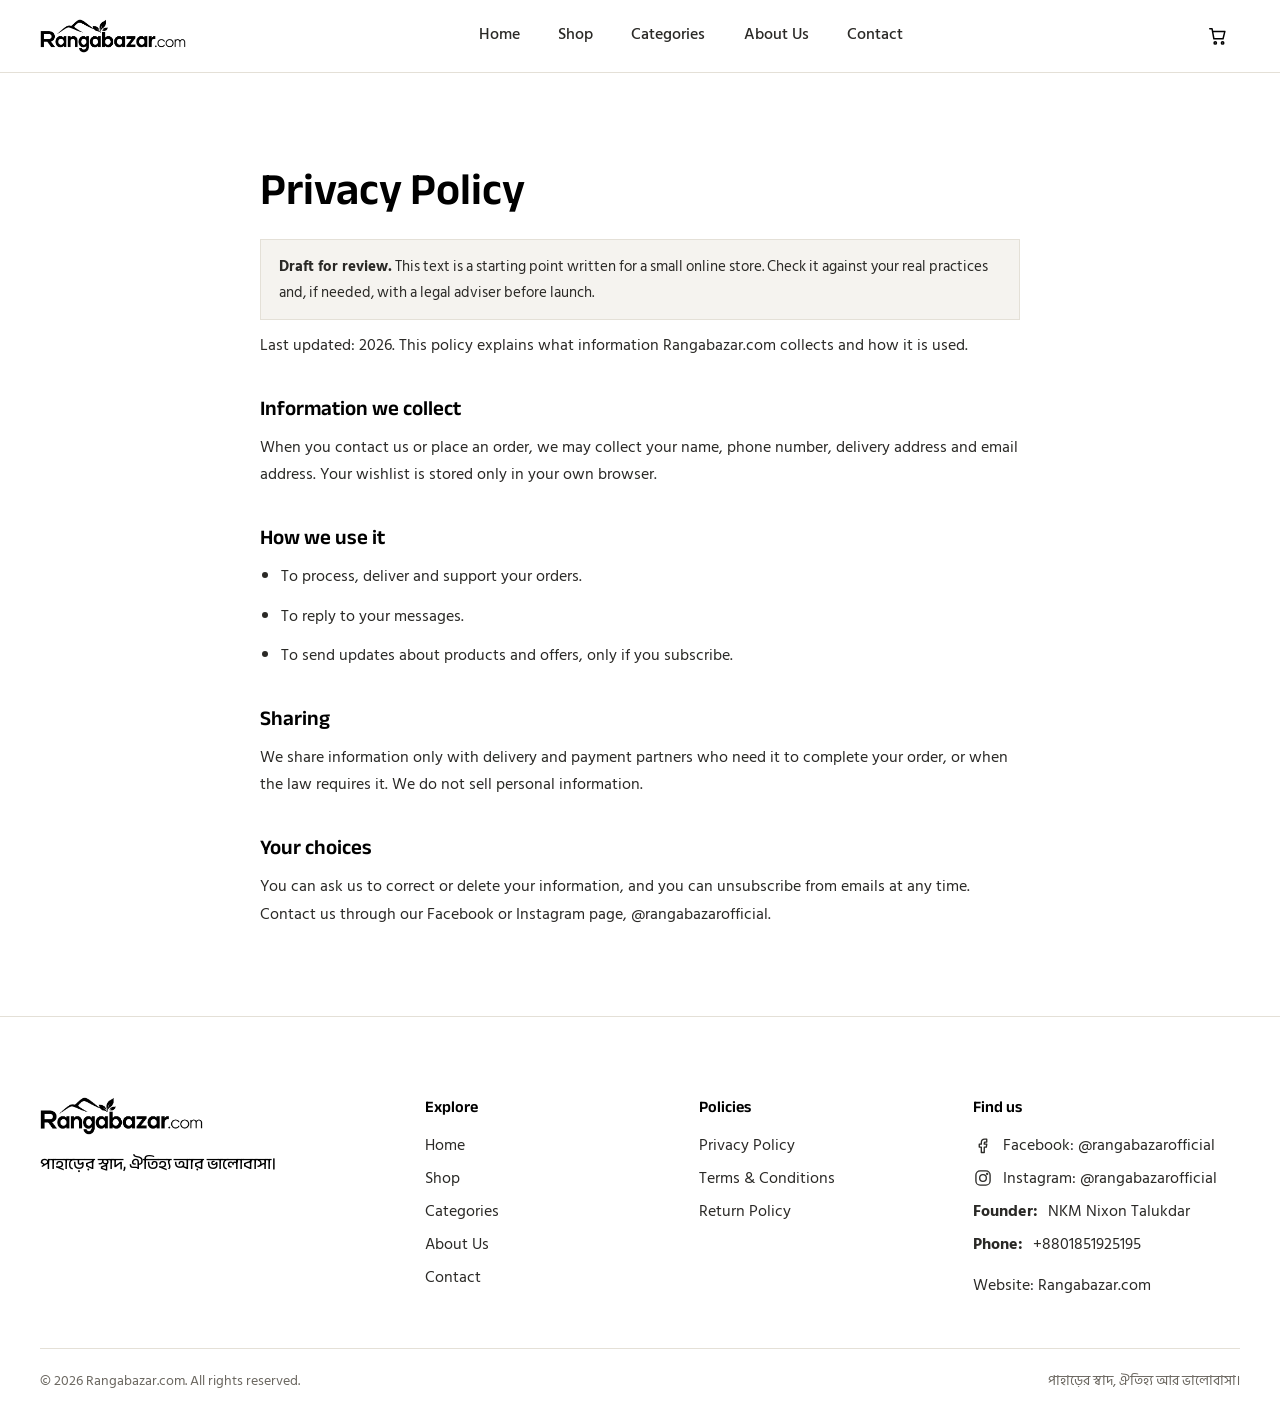
<file: privacy.html>
<!DOCTYPE html>
<html lang="en">
<head>
<meta charset="utf-8">
<meta name="viewport" content="width=device-width, initial-scale=1">
<title>Privacy Policy | Rangabazar.com</title>
<meta name="description" content="Privacy Policy for Rangabazar.com.">
<link rel="canonical" href="https://rangabazar.com/privacy.html">
<meta property="og:type" content="website"><meta property="og:site_name" content="Rangabazar.com">
<meta property="og:title" content="Privacy Policy | Rangabazar.com"><meta property="og:description" content="Privacy Policy for Rangabazar.com.">
<meta property="og:url" content="https://rangabazar.com/privacy.html"><meta property="og:image" content="https://rangabazar.com/assets/og.jpg"><meta property="og:image:width" content="1200"><meta property="og:image:height" content="630">
<meta name="twitter:card" content="summary_large_image">
<link rel="icon" href="favicon.ico" sizes="any"><link rel="icon" type="image/png" sizes="192x192" href="assets/icon-192.png"><link rel="apple-touch-icon" href="assets/apple-touch-icon.png"><meta name="theme-color" content="#ffffff">
<link rel="preconnect" href="https://fonts.googleapis.com"><link rel="preconnect" href="https://fonts.gstatic.com" crossorigin><link href="https://fonts.googleapis.com/css2?family=Anek+Bangla:wght@500;600;700&family=Hind+Siliguri:wght@400;500;600&display=swap" rel="stylesheet">
<link rel="stylesheet" href="assets/css/style.css">

</head>
<body>
<svg width="0" height="0" style="position:absolute" aria-hidden="true" focusable="false"><defs>
<symbol id="i-search" viewBox="0 0 24 24"><circle cx="11" cy="11" r="6.5"/><path d="M16 16l4.5 4.5"/></symbol>
<symbol id="i-cart" viewBox="0 0 24 24"><path d="M3 4h2.5l2 11h10l2-8H7"/><circle cx="9" cy="19.5" r="1.3"/><circle cx="17" cy="19.5" r="1.3"/></symbol>
<symbol id="i-user" viewBox="0 0 24 24"><circle cx="12" cy="8.5" r="3.8"/><path d="M4.5 20c.8-4 3.8-6 7.5-6s6.7 2 7.5 6"/></symbol>
<symbol id="i-heart" viewBox="0 0 24 24"><path d="M12 20s-7.5-4.5-7.5-10A4.3 4.3 0 0 1 12 7.5 4.3 4.3 0 0 1 19.5 10c0 5.5-7.5 10-7.5 10z"/></symbol>
<symbol id="i-menu" viewBox="0 0 24 24"><path d="M4 8h16M4 16h16"/></symbol>
<symbol id="i-close" viewBox="0 0 24 24"><path d="M6 6l12 12M18 6L6 18"/></symbol>
<symbol id="i-food" viewBox="0 0 24 24"><path d="M3.5 12h17a8.5 8.5 0 0 1-17 0z"/><path d="M9 3.5c-1.2 1.5 1.2 2.5 0 4.5M14 3.5c-1.2 1.5 1.2 2.5 0 4.5"/></symbol>
<symbol id="i-craft" viewBox="0 0 24 24"><path d="M9 3.5h6M9.5 3.5V6C6 7.2 4.5 10 4.5 13.5c0 3.5 3 6 7.5 6s7.5-2.5 7.5-6C19.5 10 18 7.2 14.5 6V3.5"/><path d="M5 12.5h14M5.8 16.5h12.4"/></symbol>
<symbol id="i-bamboo" viewBox="0 0 24 24"><path d="M8 2.5v19M16 2.5v19M5.5 7.5h5M13.5 7.5h5M5.5 14.5h5M13.5 14.5h5"/></symbol>
<symbol id="i-weave" viewBox="0 0 24 24"><rect x="4" y="4.5" width="16" height="15"/><path d="M4 9.5h16M4 14.5h16M9.3 4.5v15M14.7 4.5v15"/></symbol>
<symbol id="i-leaf" viewBox="0 0 24 24"><path d="M5 19c0-8.5 5-14 14.5-14C19.5 14 14 19 5 19z"/><path d="M5 19c3-5.5 6-8.5 10-10.5"/></symbol>
<symbol id="i-heritage" viewBox="0 0 24 24"><path d="M2.5 19.5l6.5-11 4 6.5 3-4.5 5.5 9z"/><circle cx="17.5" cy="5.5" r="1.8"/></symbol>
<symbol id="i-sprout" viewBox="0 0 24 24"><path d="M12 21v-9"/><path d="M12 12c0-4.5-3-6.5-7.5-6.5 0 4.5 3 6.5 7.5 6.5zM12 14.5c0-3.5 2.5-5.5 6.5-5.5 0 3.5-2.5 5.5-6.5 5.5z"/></symbol>
<symbol id="i-gift" viewBox="0 0 24 24"><rect x="4" y="10" width="16" height="10.5"/><path d="M3 6.5h18V10H3zM12 6.5v14M12 6.5C11 3 6.5 3.2 7 5.2c.4 1.5 3 1.3 5 1.3zM12 6.5c1-3.5 5.5-3.3 5-1.3-.4 1.5-3 1.3-5 1.3z"/></symbol>
<symbol id="i-shield" viewBox="0 0 24 24"><path d="M12 3l7.5 3v5.5c0 5-3.2 8-7.5 9.5-4.3-1.5-7.5-4.5-7.5-9.5V6z"/><path d="M8.8 12l2.2 2.2 4.2-4.4"/></symbol>
<symbol id="i-award" viewBox="0 0 24 24"><circle cx="12" cy="9" r="5.5"/><path d="M8.8 13.5L7.5 21l4.5-2.7 4.5 2.7-1.3-7.5"/></symbol>
<symbol id="i-truck" viewBox="0 0 24 24"><path d="M2.5 6.5h11.5v10H2.5zM14 10h4.2l3.3 3.3v3.2H14"/><circle cx="7" cy="17.5" r="1.9"/><circle cx="17.5" cy="17.5" r="1.9"/></symbol>
<symbol id="i-facebook" viewBox="0 0 24 24"><path d="M14 8.5h2.5V5H14c-2.5 0-4 1.6-4 4v2H7.5v3.5H10V21h3.5v-6.5H16l.5-3.5h-3V9.5c0-.7.4-1 1-1z"/></symbol>
<symbol id="i-instagram" viewBox="0 0 24 24"><rect x="3.5" y="3.5" width="17" height="17" rx="5"/><circle cx="12" cy="12" r="4"/><circle cx="17" cy="7" r=".6"/></symbol>
</defs></svg>
<a class="skip" href="#main">Skip to content</a>
<header class="site-header">
  <div class="wrap bar">
    <a class="brand" href="index.html" aria-label="Rangabazar.com home"><img src="assets/logo.png" alt="Rangabazar.com" width="146" height="34"></a>
    <nav id="primary-nav" class="nav" aria-label="Primary"><ul><li><a href="index.html">Home</a></li><li><a href="index.html#featured">Shop</a></li><li><a href="index.html#categories">Categories</a></li><li><a href="index.html#story">About Us</a></li><li><a href="index.html#contact">Contact</a></li></ul></nav>
    <div class="actions">
      <a class="icon-btn" href="index.html#featured" aria-label="Shop"><svg class="icon" aria-hidden="true" focusable="false"><use href="#i-cart"/></svg></a>
      <button class="icon-btn menu-btn" id="menu-btn" type="button" aria-label="Open menu" aria-expanded="false" aria-controls="primary-nav"><svg class="icon" aria-hidden="true" focusable="false"><use href="#i-menu"/></svg></button>
    </div>
  </div>
</header>
<main id="main" class="doc"><div class="wrap">
<h1>Privacy Policy</h1>
<p class="note"><strong>Draft for review.</strong> This text is a starting point written for a small online store. Check it against your real practices and, if needed, with a legal adviser before launch.</p>
<p>Last updated: 2026. This policy explains what information Rangabazar.com collects and how it is used.</p>
<h2>Information we collect</h2>
<p>When you contact us or place an order, we may collect your name, phone number, delivery address and email address. Your wishlist is stored only in your own browser.</p>
<h2>How we use it</h2>
<ul><li>To process, deliver and support your orders.</li><li>To reply to your messages.</li><li>To send updates about products and offers, only if you subscribe.</li></ul>
<h2>Sharing</h2>
<p>We share information only with delivery and payment partners who need it to complete your order, or when the law requires it. We do not sell personal information.</p>
<h2>Your choices</h2>
<p>You can ask us to correct or delete your information, and you can unsubscribe from emails at any time. Contact us through our Facebook or Instagram page, @rangabazarofficial.</p>
</div></main>
<footer class="site-footer" id="contact">
  <div class="wrap">
    <div class="foot">
      <div>
        <img src="assets/logo.png" alt="Rangabazar.com" width="163" height="38" loading="lazy">
        <p class="tag" lang="bn">পাহাড়ের স্বাদ, ঐতিহ্য আর ভালোবাসা।</p>
      </div>
      <nav aria-label="Footer">
        <h2>Explore</h2>
        <ul><li><a href="index.html">Home</a></li><li><a href="index.html#featured">Shop</a></li><li><a href="index.html#categories">Categories</a></li><li><a href="index.html#story">About Us</a></li><li><a href="index.html#contact">Contact</a></li></ul>
      </nav>
      <nav aria-label="Policies">
        <h2>Policies</h2>
        <ul><li><a href="privacy.html">Privacy Policy</a></li><li><a href="terms.html">Terms &amp; Conditions</a></li><li><a href="returns.html">Return Policy</a></li></ul>
      </nav>
      <div>
        <h2>Find us</h2>
        <ul class="foot__social">
          <li><svg class="icon" aria-hidden="true" focusable="false"><use href="#i-facebook"/></svg><a href="https://www.facebook.com/rangabazarofficial" rel="noopener" target="_blank">Facebook: @rangabazarofficial</a></li>
          <li><svg class="icon" aria-hidden="true" focusable="false"><use href="#i-instagram"/></svg><a href="https://www.instagram.com/rangabazarofficial" rel="noopener" target="_blank">Instagram: @rangabazarofficial</a></li>
          <li><strong>Founder:</strong> NKM Nixon Talukdar</li>
          <li><strong>Phone:</strong> <a href="tel:+8801851925195">+8801851925195</a></li>
        </ul>
        <p style="margin-top:14px">Website: <a href="https://rangabazar.com">Rangabazar.com</a></p>
      </div>
    </div>
    <div class="legal"><span>© <span id="year">2026</span> Rangabazar.com. All rights reserved.</span><span lang="bn">পাহাড়ের স্বাদ, ঐতিহ্য আর ভালোবাসা।</span></div>
  </div>
</footer>
<script src="assets/js/main.js" defer></script>
</body>
</html>
</file>
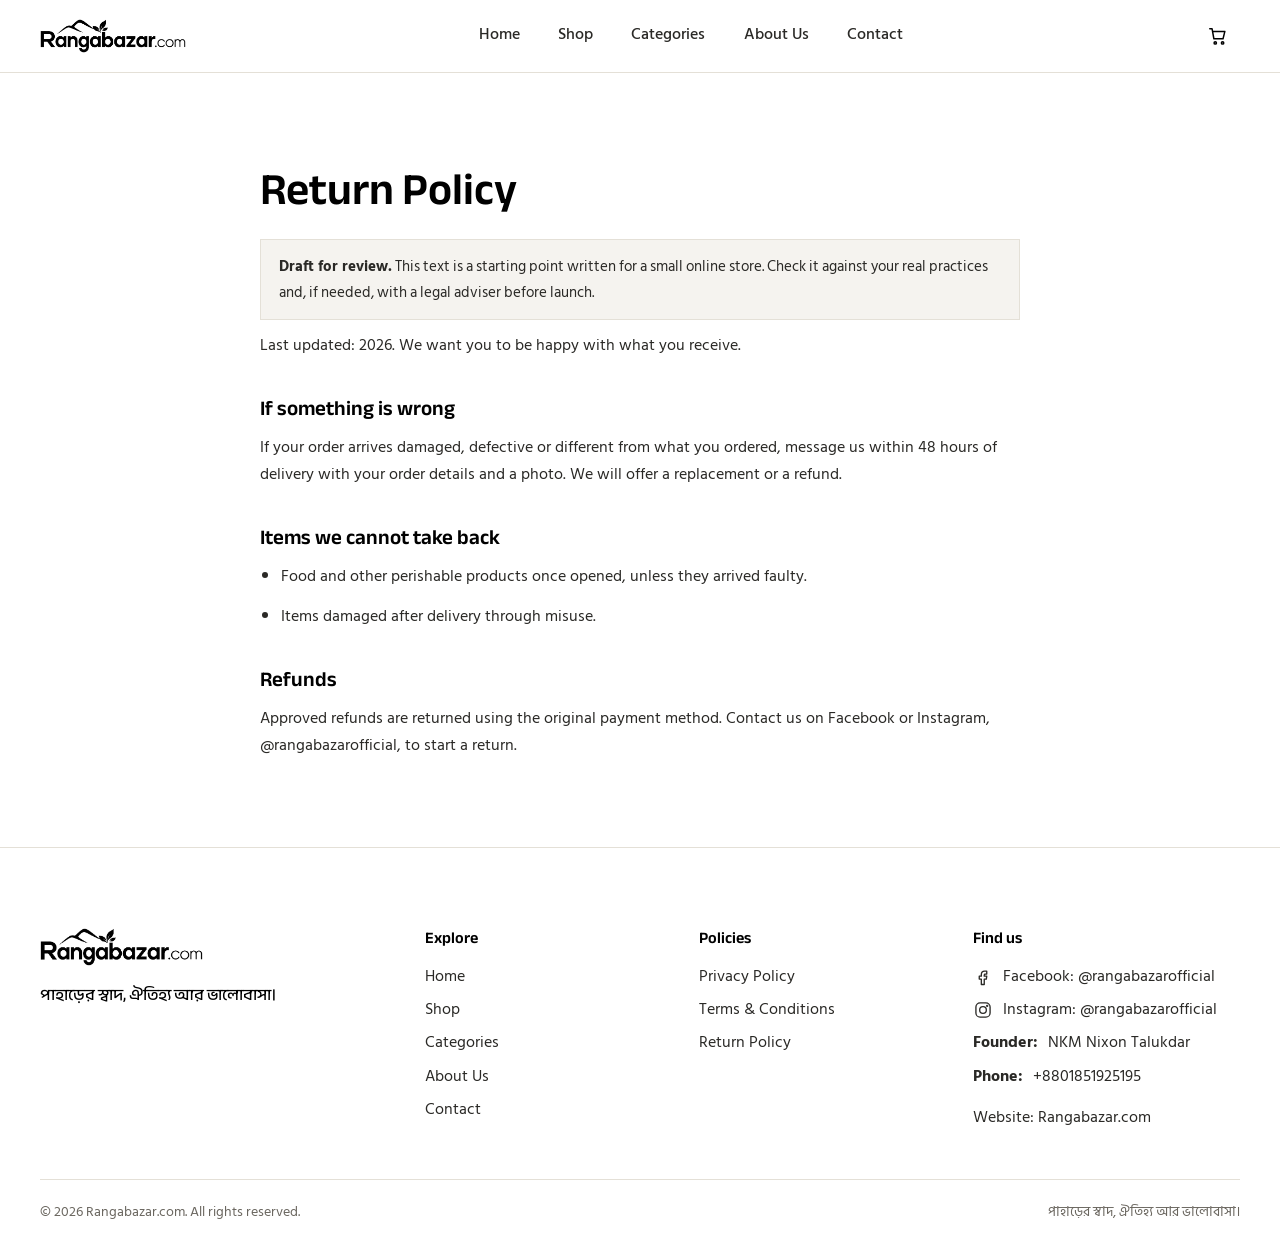
<file: returns.html>
<!DOCTYPE html>
<html lang="en">
<head>
<meta charset="utf-8">
<meta name="viewport" content="width=device-width, initial-scale=1">
<title>Return Policy | Rangabazar.com</title>
<meta name="description" content="Return Policy for Rangabazar.com.">
<link rel="canonical" href="https://rangabazar.com/returns.html">
<meta property="og:type" content="website"><meta property="og:site_name" content="Rangabazar.com">
<meta property="og:title" content="Return Policy | Rangabazar.com"><meta property="og:description" content="Return Policy for Rangabazar.com.">
<meta property="og:url" content="https://rangabazar.com/returns.html"><meta property="og:image" content="https://rangabazar.com/assets/og.jpg"><meta property="og:image:width" content="1200"><meta property="og:image:height" content="630">
<meta name="twitter:card" content="summary_large_image">
<link rel="icon" href="favicon.ico" sizes="any"><link rel="icon" type="image/png" sizes="192x192" href="assets/icon-192.png"><link rel="apple-touch-icon" href="assets/apple-touch-icon.png"><meta name="theme-color" content="#ffffff">
<link rel="preconnect" href="https://fonts.googleapis.com"><link rel="preconnect" href="https://fonts.gstatic.com" crossorigin><link href="https://fonts.googleapis.com/css2?family=Anek+Bangla:wght@500;600;700&family=Hind+Siliguri:wght@400;500;600&display=swap" rel="stylesheet">
<link rel="stylesheet" href="assets/css/style.css">

</head>
<body>
<svg width="0" height="0" style="position:absolute" aria-hidden="true" focusable="false"><defs>
<symbol id="i-search" viewBox="0 0 24 24"><circle cx="11" cy="11" r="6.5"/><path d="M16 16l4.5 4.5"/></symbol>
<symbol id="i-cart" viewBox="0 0 24 24"><path d="M3 4h2.5l2 11h10l2-8H7"/><circle cx="9" cy="19.5" r="1.3"/><circle cx="17" cy="19.5" r="1.3"/></symbol>
<symbol id="i-user" viewBox="0 0 24 24"><circle cx="12" cy="8.5" r="3.8"/><path d="M4.5 20c.8-4 3.8-6 7.5-6s6.7 2 7.5 6"/></symbol>
<symbol id="i-heart" viewBox="0 0 24 24"><path d="M12 20s-7.5-4.5-7.5-10A4.3 4.3 0 0 1 12 7.5 4.3 4.3 0 0 1 19.5 10c0 5.5-7.5 10-7.5 10z"/></symbol>
<symbol id="i-menu" viewBox="0 0 24 24"><path d="M4 8h16M4 16h16"/></symbol>
<symbol id="i-close" viewBox="0 0 24 24"><path d="M6 6l12 12M18 6L6 18"/></symbol>
<symbol id="i-food" viewBox="0 0 24 24"><path d="M3.5 12h17a8.5 8.5 0 0 1-17 0z"/><path d="M9 3.5c-1.2 1.5 1.2 2.5 0 4.5M14 3.5c-1.2 1.5 1.2 2.5 0 4.5"/></symbol>
<symbol id="i-craft" viewBox="0 0 24 24"><path d="M9 3.5h6M9.5 3.5V6C6 7.2 4.5 10 4.5 13.5c0 3.5 3 6 7.5 6s7.5-2.5 7.5-6C19.5 10 18 7.2 14.5 6V3.5"/><path d="M5 12.5h14M5.8 16.5h12.4"/></symbol>
<symbol id="i-bamboo" viewBox="0 0 24 24"><path d="M8 2.5v19M16 2.5v19M5.5 7.5h5M13.5 7.5h5M5.5 14.5h5M13.5 14.5h5"/></symbol>
<symbol id="i-weave" viewBox="0 0 24 24"><rect x="4" y="4.5" width="16" height="15"/><path d="M4 9.5h16M4 14.5h16M9.3 4.5v15M14.7 4.5v15"/></symbol>
<symbol id="i-leaf" viewBox="0 0 24 24"><path d="M5 19c0-8.5 5-14 14.5-14C19.5 14 14 19 5 19z"/><path d="M5 19c3-5.5 6-8.5 10-10.5"/></symbol>
<symbol id="i-heritage" viewBox="0 0 24 24"><path d="M2.5 19.5l6.5-11 4 6.5 3-4.5 5.5 9z"/><circle cx="17.5" cy="5.5" r="1.8"/></symbol>
<symbol id="i-sprout" viewBox="0 0 24 24"><path d="M12 21v-9"/><path d="M12 12c0-4.5-3-6.5-7.5-6.5 0 4.5 3 6.5 7.5 6.5zM12 14.5c0-3.5 2.5-5.5 6.5-5.5 0 3.5-2.5 5.5-6.5 5.5z"/></symbol>
<symbol id="i-gift" viewBox="0 0 24 24"><rect x="4" y="10" width="16" height="10.5"/><path d="M3 6.5h18V10H3zM12 6.5v14M12 6.5C11 3 6.5 3.2 7 5.2c.4 1.5 3 1.3 5 1.3zM12 6.5c1-3.5 5.5-3.3 5-1.3-.4 1.5-3 1.3-5 1.3z"/></symbol>
<symbol id="i-shield" viewBox="0 0 24 24"><path d="M12 3l7.5 3v5.5c0 5-3.2 8-7.5 9.5-4.3-1.5-7.5-4.5-7.5-9.5V6z"/><path d="M8.8 12l2.2 2.2 4.2-4.4"/></symbol>
<symbol id="i-award" viewBox="0 0 24 24"><circle cx="12" cy="9" r="5.5"/><path d="M8.8 13.5L7.5 21l4.5-2.7 4.5 2.7-1.3-7.5"/></symbol>
<symbol id="i-truck" viewBox="0 0 24 24"><path d="M2.5 6.5h11.5v10H2.5zM14 10h4.2l3.3 3.3v3.2H14"/><circle cx="7" cy="17.5" r="1.9"/><circle cx="17.5" cy="17.5" r="1.9"/></symbol>
<symbol id="i-facebook" viewBox="0 0 24 24"><path d="M14 8.5h2.5V5H14c-2.5 0-4 1.6-4 4v2H7.5v3.5H10V21h3.5v-6.5H16l.5-3.5h-3V9.5c0-.7.4-1 1-1z"/></symbol>
<symbol id="i-instagram" viewBox="0 0 24 24"><rect x="3.5" y="3.5" width="17" height="17" rx="5"/><circle cx="12" cy="12" r="4"/><circle cx="17" cy="7" r=".6"/></symbol>
</defs></svg>
<a class="skip" href="#main">Skip to content</a>
<header class="site-header">
  <div class="wrap bar">
    <a class="brand" href="index.html" aria-label="Rangabazar.com home"><img src="assets/logo.png" alt="Rangabazar.com" width="146" height="34"></a>
    <nav id="primary-nav" class="nav" aria-label="Primary"><ul><li><a href="index.html">Home</a></li><li><a href="index.html#featured">Shop</a></li><li><a href="index.html#categories">Categories</a></li><li><a href="index.html#story">About Us</a></li><li><a href="index.html#contact">Contact</a></li></ul></nav>
    <div class="actions">
      <a class="icon-btn" href="index.html#featured" aria-label="Shop"><svg class="icon" aria-hidden="true" focusable="false"><use href="#i-cart"/></svg></a>
      <button class="icon-btn menu-btn" id="menu-btn" type="button" aria-label="Open menu" aria-expanded="false" aria-controls="primary-nav"><svg class="icon" aria-hidden="true" focusable="false"><use href="#i-menu"/></svg></button>
    </div>
  </div>
</header>
<main id="main" class="doc"><div class="wrap">
<h1>Return Policy</h1>
<p class="note"><strong>Draft for review.</strong> This text is a starting point written for a small online store. Check it against your real practices and, if needed, with a legal adviser before launch.</p>
<p>Last updated: 2026. We want you to be happy with what you receive.</p>
<h2>If something is wrong</h2>
<p>If your order arrives damaged, defective or different from what you ordered, message us within 48 hours of delivery with your order details and a photo. We will offer a replacement or a refund.</p>
<h2>Items we cannot take back</h2>
<ul><li>Food and other perishable products once opened, unless they arrived faulty.</li><li>Items damaged after delivery through misuse.</li></ul>
<h2>Refunds</h2>
<p>Approved refunds are returned using the original payment method. Contact us on Facebook or Instagram, @rangabazarofficial, to start a return.</p>
</div></main>
<footer class="site-footer" id="contact">
  <div class="wrap">
    <div class="foot">
      <div>
        <img src="assets/logo.png" alt="Rangabazar.com" width="163" height="38" loading="lazy">
        <p class="tag" lang="bn">পাহাড়ের স্বাদ, ঐতিহ্য আর ভালোবাসা।</p>
      </div>
      <nav aria-label="Footer">
        <h2>Explore</h2>
        <ul><li><a href="index.html">Home</a></li><li><a href="index.html#featured">Shop</a></li><li><a href="index.html#categories">Categories</a></li><li><a href="index.html#story">About Us</a></li><li><a href="index.html#contact">Contact</a></li></ul>
      </nav>
      <nav aria-label="Policies">
        <h2>Policies</h2>
        <ul><li><a href="privacy.html">Privacy Policy</a></li><li><a href="terms.html">Terms &amp; Conditions</a></li><li><a href="returns.html">Return Policy</a></li></ul>
      </nav>
      <div>
        <h2>Find us</h2>
        <ul class="foot__social">
          <li><svg class="icon" aria-hidden="true" focusable="false"><use href="#i-facebook"/></svg><a href="https://www.facebook.com/rangabazarofficial" rel="noopener" target="_blank">Facebook: @rangabazarofficial</a></li>
          <li><svg class="icon" aria-hidden="true" focusable="false"><use href="#i-instagram"/></svg><a href="https://www.instagram.com/rangabazarofficial" rel="noopener" target="_blank">Instagram: @rangabazarofficial</a></li>
          <li><strong>Founder:</strong> NKM Nixon Talukdar</li>
          <li><strong>Phone:</strong> <a href="tel:+8801851925195">+8801851925195</a></li>
        </ul>
        <p style="margin-top:14px">Website: <a href="https://rangabazar.com">Rangabazar.com</a></p>
      </div>
    </div>
    <div class="legal"><span>© <span id="year">2026</span> Rangabazar.com. All rights reserved.</span><span lang="bn">পাহাড়ের স্বাদ, ঐতিহ্য আর ভালোবাসা।</span></div>
  </div>
</footer>
<script src="assets/js/main.js" defer></script>
</body>
</html>
</file>
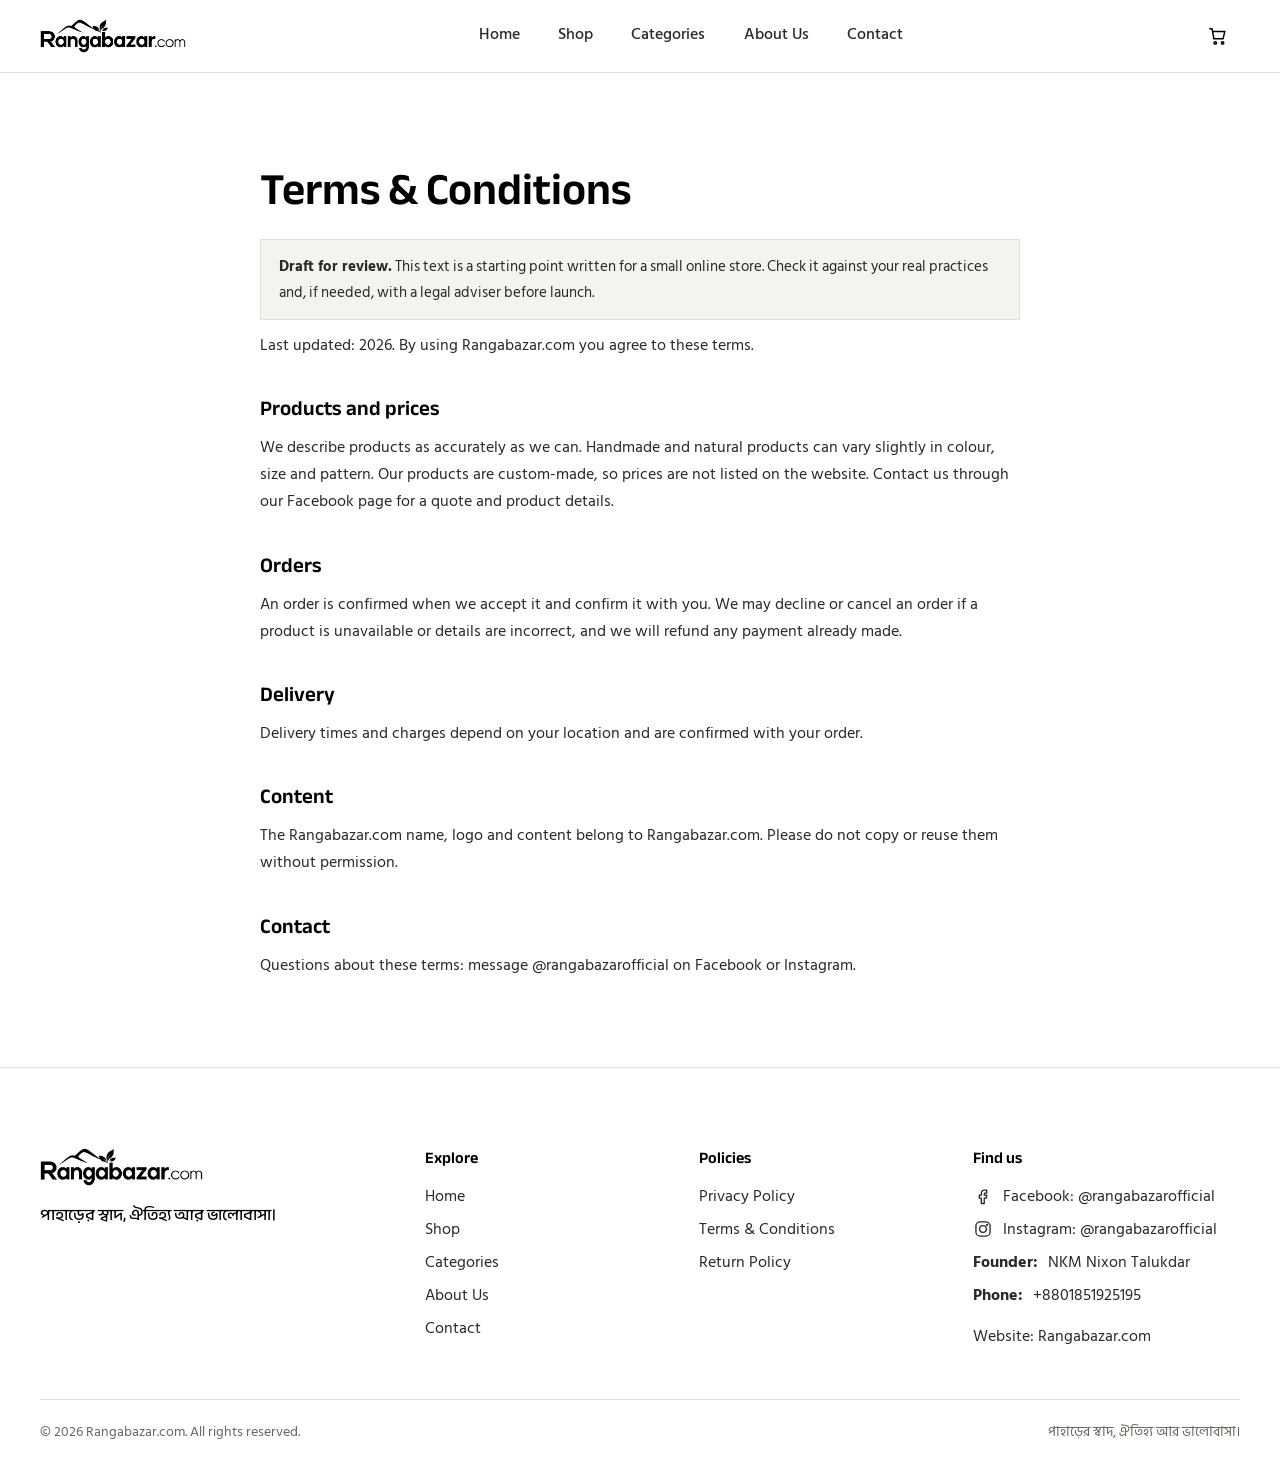
<file: terms.html>
<!DOCTYPE html>
<html lang="en">
<head>
<meta charset="utf-8">
<meta name="viewport" content="width=device-width, initial-scale=1">
<title>Terms &amp; Conditions | Rangabazar.com</title>
<meta name="description" content="Terms &amp; Conditions for Rangabazar.com.">
<link rel="canonical" href="https://rangabazar.com/terms.html">
<meta property="og:type" content="website"><meta property="og:site_name" content="Rangabazar.com">
<meta property="og:title" content="Terms &amp; Conditions | Rangabazar.com"><meta property="og:description" content="Terms &amp; Conditions for Rangabazar.com.">
<meta property="og:url" content="https://rangabazar.com/terms.html"><meta property="og:image" content="https://rangabazar.com/assets/og.jpg"><meta property="og:image:width" content="1200"><meta property="og:image:height" content="630">
<meta name="twitter:card" content="summary_large_image">
<link rel="icon" href="favicon.ico" sizes="any"><link rel="icon" type="image/png" sizes="192x192" href="assets/icon-192.png"><link rel="apple-touch-icon" href="assets/apple-touch-icon.png"><meta name="theme-color" content="#ffffff">
<link rel="preconnect" href="https://fonts.googleapis.com"><link rel="preconnect" href="https://fonts.gstatic.com" crossorigin><link href="https://fonts.googleapis.com/css2?family=Anek+Bangla:wght@500;600;700&family=Hind+Siliguri:wght@400;500;600&display=swap" rel="stylesheet">
<link rel="stylesheet" href="assets/css/style.css">

</head>
<body>
<svg width="0" height="0" style="position:absolute" aria-hidden="true" focusable="false"><defs>
<symbol id="i-search" viewBox="0 0 24 24"><circle cx="11" cy="11" r="6.5"/><path d="M16 16l4.5 4.5"/></symbol>
<symbol id="i-cart" viewBox="0 0 24 24"><path d="M3 4h2.5l2 11h10l2-8H7"/><circle cx="9" cy="19.5" r="1.3"/><circle cx="17" cy="19.5" r="1.3"/></symbol>
<symbol id="i-user" viewBox="0 0 24 24"><circle cx="12" cy="8.5" r="3.8"/><path d="M4.5 20c.8-4 3.8-6 7.5-6s6.7 2 7.5 6"/></symbol>
<symbol id="i-heart" viewBox="0 0 24 24"><path d="M12 20s-7.5-4.5-7.5-10A4.3 4.3 0 0 1 12 7.5 4.3 4.3 0 0 1 19.5 10c0 5.5-7.5 10-7.5 10z"/></symbol>
<symbol id="i-menu" viewBox="0 0 24 24"><path d="M4 8h16M4 16h16"/></symbol>
<symbol id="i-close" viewBox="0 0 24 24"><path d="M6 6l12 12M18 6L6 18"/></symbol>
<symbol id="i-food" viewBox="0 0 24 24"><path d="M3.5 12h17a8.5 8.5 0 0 1-17 0z"/><path d="M9 3.5c-1.2 1.5 1.2 2.5 0 4.5M14 3.5c-1.2 1.5 1.2 2.5 0 4.5"/></symbol>
<symbol id="i-craft" viewBox="0 0 24 24"><path d="M9 3.5h6M9.5 3.5V6C6 7.2 4.5 10 4.5 13.5c0 3.5 3 6 7.5 6s7.5-2.5 7.5-6C19.5 10 18 7.2 14.5 6V3.5"/><path d="M5 12.5h14M5.8 16.5h12.4"/></symbol>
<symbol id="i-bamboo" viewBox="0 0 24 24"><path d="M8 2.5v19M16 2.5v19M5.5 7.5h5M13.5 7.5h5M5.5 14.5h5M13.5 14.5h5"/></symbol>
<symbol id="i-weave" viewBox="0 0 24 24"><rect x="4" y="4.5" width="16" height="15"/><path d="M4 9.5h16M4 14.5h16M9.3 4.5v15M14.7 4.5v15"/></symbol>
<symbol id="i-leaf" viewBox="0 0 24 24"><path d="M5 19c0-8.5 5-14 14.5-14C19.5 14 14 19 5 19z"/><path d="M5 19c3-5.5 6-8.5 10-10.5"/></symbol>
<symbol id="i-heritage" viewBox="0 0 24 24"><path d="M2.5 19.5l6.5-11 4 6.5 3-4.5 5.5 9z"/><circle cx="17.5" cy="5.5" r="1.8"/></symbol>
<symbol id="i-sprout" viewBox="0 0 24 24"><path d="M12 21v-9"/><path d="M12 12c0-4.5-3-6.5-7.5-6.5 0 4.5 3 6.5 7.5 6.5zM12 14.5c0-3.5 2.5-5.5 6.5-5.5 0 3.5-2.5 5.5-6.5 5.5z"/></symbol>
<symbol id="i-gift" viewBox="0 0 24 24"><rect x="4" y="10" width="16" height="10.5"/><path d="M3 6.5h18V10H3zM12 6.5v14M12 6.5C11 3 6.5 3.2 7 5.2c.4 1.5 3 1.3 5 1.3zM12 6.5c1-3.5 5.5-3.3 5-1.3-.4 1.5-3 1.3-5 1.3z"/></symbol>
<symbol id="i-shield" viewBox="0 0 24 24"><path d="M12 3l7.5 3v5.5c0 5-3.2 8-7.5 9.5-4.3-1.5-7.5-4.5-7.5-9.5V6z"/><path d="M8.8 12l2.2 2.2 4.2-4.4"/></symbol>
<symbol id="i-award" viewBox="0 0 24 24"><circle cx="12" cy="9" r="5.5"/><path d="M8.8 13.5L7.5 21l4.5-2.7 4.5 2.7-1.3-7.5"/></symbol>
<symbol id="i-truck" viewBox="0 0 24 24"><path d="M2.5 6.5h11.5v10H2.5zM14 10h4.2l3.3 3.3v3.2H14"/><circle cx="7" cy="17.5" r="1.9"/><circle cx="17.5" cy="17.5" r="1.9"/></symbol>
<symbol id="i-facebook" viewBox="0 0 24 24"><path d="M14 8.5h2.5V5H14c-2.5 0-4 1.6-4 4v2H7.5v3.5H10V21h3.5v-6.5H16l.5-3.5h-3V9.5c0-.7.4-1 1-1z"/></symbol>
<symbol id="i-instagram" viewBox="0 0 24 24"><rect x="3.5" y="3.5" width="17" height="17" rx="5"/><circle cx="12" cy="12" r="4"/><circle cx="17" cy="7" r=".6"/></symbol>
</defs></svg>
<a class="skip" href="#main">Skip to content</a>
<header class="site-header">
  <div class="wrap bar">
    <a class="brand" href="index.html" aria-label="Rangabazar.com home"><img src="assets/logo.png" alt="Rangabazar.com" width="146" height="34"></a>
    <nav id="primary-nav" class="nav" aria-label="Primary"><ul><li><a href="index.html">Home</a></li><li><a href="index.html#featured">Shop</a></li><li><a href="index.html#categories">Categories</a></li><li><a href="index.html#story">About Us</a></li><li><a href="index.html#contact">Contact</a></li></ul></nav>
    <div class="actions">
      <a class="icon-btn" href="index.html#featured" aria-label="Shop"><svg class="icon" aria-hidden="true" focusable="false"><use href="#i-cart"/></svg></a>
      <button class="icon-btn menu-btn" id="menu-btn" type="button" aria-label="Open menu" aria-expanded="false" aria-controls="primary-nav"><svg class="icon" aria-hidden="true" focusable="false"><use href="#i-menu"/></svg></button>
    </div>
  </div>
</header>
<main id="main" class="doc"><div class="wrap">
<h1>Terms &amp; Conditions</h1>
<p class="note"><strong>Draft for review.</strong> This text is a starting point written for a small online store. Check it against your real practices and, if needed, with a legal adviser before launch.</p>
<p>Last updated: 2026. By using Rangabazar.com you agree to these terms.</p>
<h2>Products and prices</h2>
<p>We describe products as accurately as we can. Handmade and natural products can vary slightly in colour, size and pattern. Our products are custom-made, so prices are not listed on the website. Contact us through our Facebook page for a quote and product details.</p>
<h2>Orders</h2>
<p>An order is confirmed when we accept it and confirm it with you. We may decline or cancel an order if a product is unavailable or details are incorrect, and we will refund any payment already made.</p>
<h2>Delivery</h2>
<p>Delivery times and charges depend on your location and are confirmed with your order.</p>
<h2>Content</h2>
<p>The Rangabazar.com name, logo and content belong to Rangabazar.com. Please do not copy or reuse them without permission.</p>
<h2>Contact</h2>
<p>Questions about these terms: message @rangabazarofficial on Facebook or Instagram.</p>
</div></main>
<footer class="site-footer" id="contact">
  <div class="wrap">
    <div class="foot">
      <div>
        <img src="assets/logo.png" alt="Rangabazar.com" width="163" height="38" loading="lazy">
        <p class="tag" lang="bn">পাহাড়ের স্বাদ, ঐতিহ্য আর ভালোবাসা।</p>
      </div>
      <nav aria-label="Footer">
        <h2>Explore</h2>
        <ul><li><a href="index.html">Home</a></li><li><a href="index.html#featured">Shop</a></li><li><a href="index.html#categories">Categories</a></li><li><a href="index.html#story">About Us</a></li><li><a href="index.html#contact">Contact</a></li></ul>
      </nav>
      <nav aria-label="Policies">
        <h2>Policies</h2>
        <ul><li><a href="privacy.html">Privacy Policy</a></li><li><a href="terms.html">Terms &amp; Conditions</a></li><li><a href="returns.html">Return Policy</a></li></ul>
      </nav>
      <div>
        <h2>Find us</h2>
        <ul class="foot__social">
          <li><svg class="icon" aria-hidden="true" focusable="false"><use href="#i-facebook"/></svg><a href="https://www.facebook.com/rangabazarofficial" rel="noopener" target="_blank">Facebook: @rangabazarofficial</a></li>
          <li><svg class="icon" aria-hidden="true" focusable="false"><use href="#i-instagram"/></svg><a href="https://www.instagram.com/rangabazarofficial" rel="noopener" target="_blank">Instagram: @rangabazarofficial</a></li>
          <li><strong>Founder:</strong> NKM Nixon Talukdar</li>
          <li><strong>Phone:</strong> <a href="tel:+8801851925195">+8801851925195</a></li>
        </ul>
        <p style="margin-top:14px">Website: <a href="https://rangabazar.com">Rangabazar.com</a></p>
      </div>
    </div>
    <div class="legal"><span>© <span id="year">2026</span> Rangabazar.com. All rights reserved.</span><span lang="bn">পাহাড়ের স্বাদ, ঐতিহ্য আর ভালোবাসা।</span></div>
  </div>
</footer>
<script src="assets/js/main.js" defer></script>
</body>
</html>
</file>
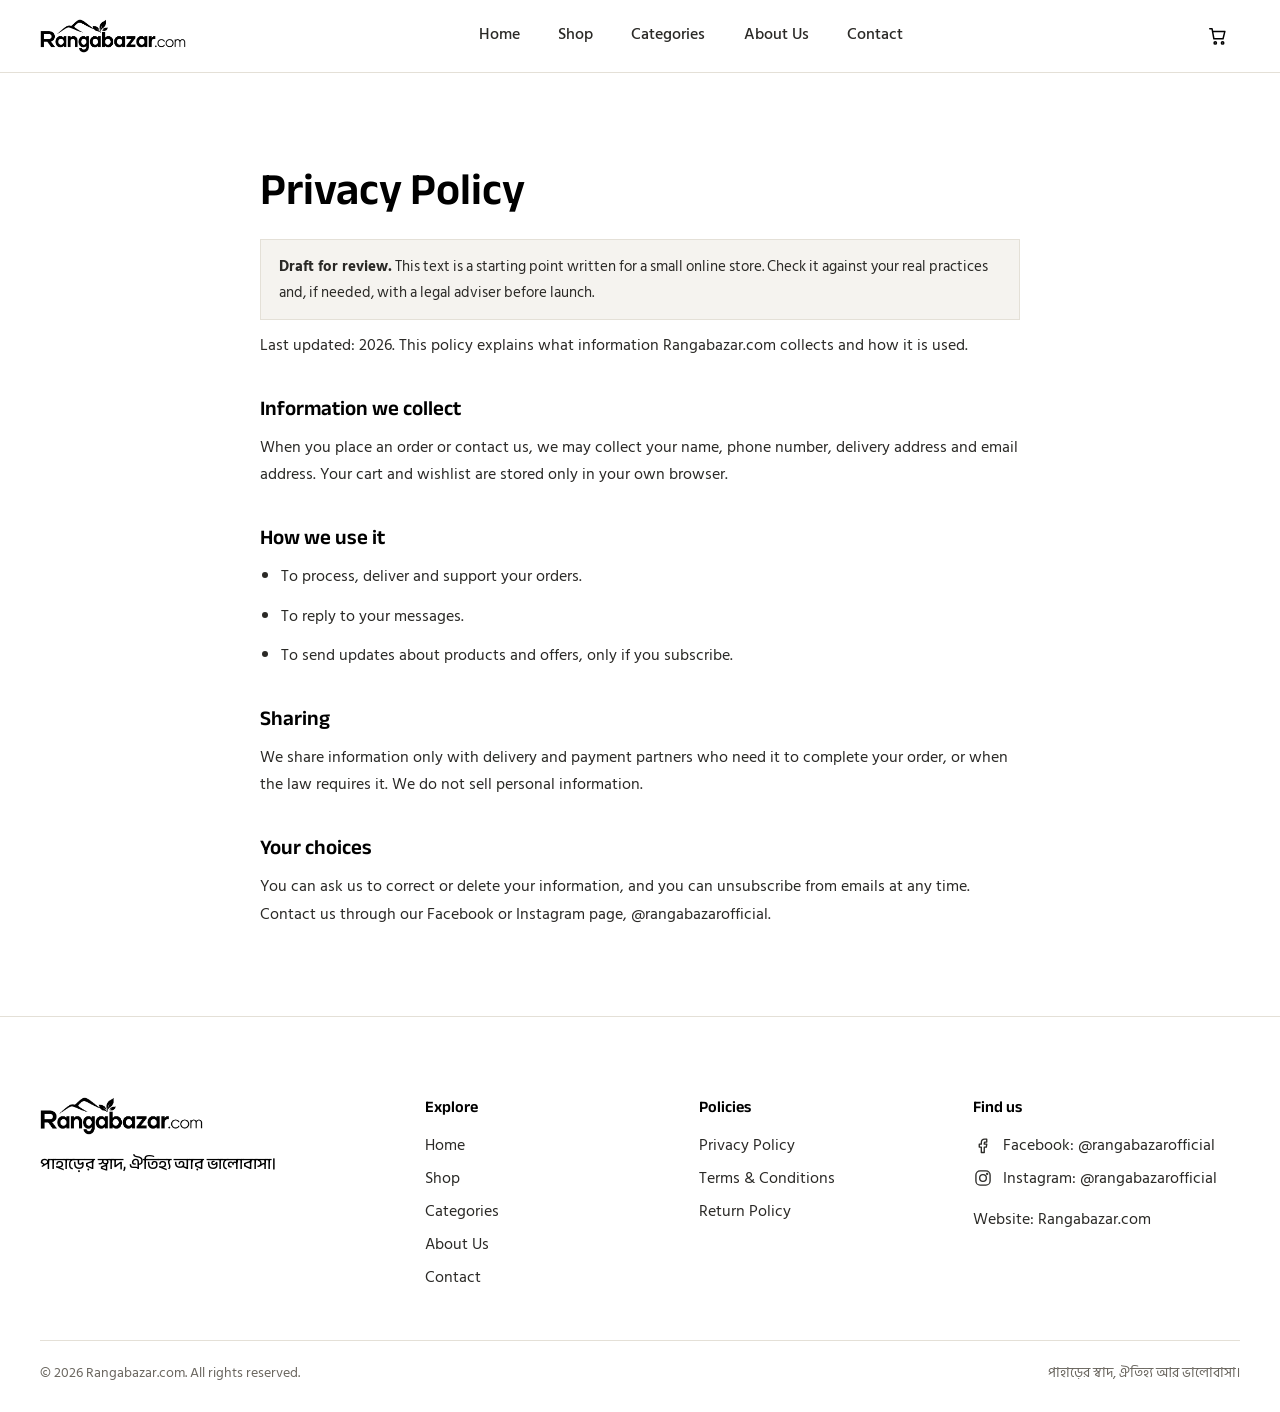
<file: rangabazar-main/privacy.html>
<!DOCTYPE html>
<html lang="en">
<head>
<meta charset="utf-8">
<meta name="viewport" content="width=device-width, initial-scale=1">
<title>Privacy Policy | Rangabazar.com</title>
<meta name="description" content="Privacy Policy for Rangabazar.com.">
<link rel="canonical" href="https://rangabazar.com/privacy.html">
<meta property="og:type" content="website"><meta property="og:site_name" content="Rangabazar.com">
<meta property="og:title" content="Privacy Policy | Rangabazar.com"><meta property="og:description" content="Privacy Policy for Rangabazar.com.">
<meta property="og:url" content="https://rangabazar.com/privacy.html"><meta property="og:image" content="https://rangabazar.com/assets/og.jpg"><meta property="og:image:width" content="1200"><meta property="og:image:height" content="630">
<meta name="twitter:card" content="summary_large_image">
<link rel="icon" href="favicon.ico" sizes="any"><link rel="icon" type="image/png" sizes="192x192" href="assets/icon-192.png"><link rel="apple-touch-icon" href="assets/apple-touch-icon.png"><meta name="theme-color" content="#ffffff">
<link rel="preconnect" href="https://fonts.googleapis.com"><link rel="preconnect" href="https://fonts.gstatic.com" crossorigin><link href="https://fonts.googleapis.com/css2?family=Anek+Bangla:wght@500;600;700&family=Hind+Siliguri:wght@400;500;600&display=swap" rel="stylesheet">
<link rel="stylesheet" href="assets/css/style.css">

</head>
<body>
<svg width="0" height="0" style="position:absolute" aria-hidden="true" focusable="false"><defs>
<symbol id="i-search" viewBox="0 0 24 24"><circle cx="11" cy="11" r="6.5"/><path d="M16 16l4.5 4.5"/></symbol>
<symbol id="i-cart" viewBox="0 0 24 24"><path d="M3 4h2.5l2 11h10l2-8H7"/><circle cx="9" cy="19.5" r="1.3"/><circle cx="17" cy="19.5" r="1.3"/></symbol>
<symbol id="i-user" viewBox="0 0 24 24"><circle cx="12" cy="8.5" r="3.8"/><path d="M4.5 20c.8-4 3.8-6 7.5-6s6.7 2 7.5 6"/></symbol>
<symbol id="i-heart" viewBox="0 0 24 24"><path d="M12 20s-7.5-4.5-7.5-10A4.3 4.3 0 0 1 12 7.5 4.3 4.3 0 0 1 19.5 10c0 5.5-7.5 10-7.5 10z"/></symbol>
<symbol id="i-menu" viewBox="0 0 24 24"><path d="M4 8h16M4 16h16"/></symbol>
<symbol id="i-close" viewBox="0 0 24 24"><path d="M6 6l12 12M18 6L6 18"/></symbol>
<symbol id="i-food" viewBox="0 0 24 24"><path d="M3.5 12h17a8.5 8.5 0 0 1-17 0z"/><path d="M9 3.5c-1.2 1.5 1.2 2.5 0 4.5M14 3.5c-1.2 1.5 1.2 2.5 0 4.5"/></symbol>
<symbol id="i-craft" viewBox="0 0 24 24"><path d="M9 3.5h6M9.5 3.5V6C6 7.2 4.5 10 4.5 13.5c0 3.5 3 6 7.5 6s7.5-2.5 7.5-6C19.5 10 18 7.2 14.5 6V3.5"/><path d="M5 12.5h14M5.8 16.5h12.4"/></symbol>
<symbol id="i-bamboo" viewBox="0 0 24 24"><path d="M8 2.5v19M16 2.5v19M5.5 7.5h5M13.5 7.5h5M5.5 14.5h5M13.5 14.5h5"/></symbol>
<symbol id="i-weave" viewBox="0 0 24 24"><rect x="4" y="4.5" width="16" height="15"/><path d="M4 9.5h16M4 14.5h16M9.3 4.5v15M14.7 4.5v15"/></symbol>
<symbol id="i-leaf" viewBox="0 0 24 24"><path d="M5 19c0-8.5 5-14 14.5-14C19.5 14 14 19 5 19z"/><path d="M5 19c3-5.5 6-8.5 10-10.5"/></symbol>
<symbol id="i-heritage" viewBox="0 0 24 24"><path d="M2.5 19.5l6.5-11 4 6.5 3-4.5 5.5 9z"/><circle cx="17.5" cy="5.5" r="1.8"/></symbol>
<symbol id="i-sprout" viewBox="0 0 24 24"><path d="M12 21v-9"/><path d="M12 12c0-4.5-3-6.5-7.5-6.5 0 4.5 3 6.5 7.5 6.5zM12 14.5c0-3.5 2.5-5.5 6.5-5.5 0 3.5-2.5 5.5-6.5 5.5z"/></symbol>
<symbol id="i-gift" viewBox="0 0 24 24"><rect x="4" y="10" width="16" height="10.5"/><path d="M3 6.5h18V10H3zM12 6.5v14M12 6.5C11 3 6.5 3.2 7 5.2c.4 1.5 3 1.3 5 1.3zM12 6.5c1-3.5 5.5-3.3 5-1.3-.4 1.5-3 1.3-5 1.3z"/></symbol>
<symbol id="i-shield" viewBox="0 0 24 24"><path d="M12 3l7.5 3v5.5c0 5-3.2 8-7.5 9.5-4.3-1.5-7.5-4.5-7.5-9.5V6z"/><path d="M8.8 12l2.2 2.2 4.2-4.4"/></symbol>
<symbol id="i-award" viewBox="0 0 24 24"><circle cx="12" cy="9" r="5.5"/><path d="M8.8 13.5L7.5 21l4.5-2.7 4.5 2.7-1.3-7.5"/></symbol>
<symbol id="i-truck" viewBox="0 0 24 24"><path d="M2.5 6.5h11.5v10H2.5zM14 10h4.2l3.3 3.3v3.2H14"/><circle cx="7" cy="17.5" r="1.9"/><circle cx="17.5" cy="17.5" r="1.9"/></symbol>
<symbol id="i-facebook" viewBox="0 0 24 24"><path d="M14 8.5h2.5V5H14c-2.5 0-4 1.6-4 4v2H7.5v3.5H10V21h3.5v-6.5H16l.5-3.5h-3V9.5c0-.7.4-1 1-1z"/></symbol>
<symbol id="i-instagram" viewBox="0 0 24 24"><rect x="3.5" y="3.5" width="17" height="17" rx="5"/><circle cx="12" cy="12" r="4"/><circle cx="17" cy="7" r=".6"/></symbol>
</defs></svg>
<a class="skip" href="#main">Skip to content</a>
<header class="site-header">
  <div class="wrap bar">
    <a class="brand" href="index.html" aria-label="Rangabazar.com home"><img src="assets/logo.png" alt="Rangabazar.com" width="146" height="34"></a>
    <nav id="primary-nav" class="nav" aria-label="Primary"><ul><li><a href="index.html">Home</a></li><li><a href="index.html#featured">Shop</a></li><li><a href="index.html#categories">Categories</a></li><li><a href="index.html#story">About Us</a></li><li><a href="index.html#contact">Contact</a></li></ul></nav>
    <div class="actions">
      <a class="icon-btn" href="index.html#featured" aria-label="Shop"><svg class="icon" aria-hidden="true" focusable="false"><use href="#i-cart"/></svg></a>
      <button class="icon-btn menu-btn" id="menu-btn" type="button" aria-label="Open menu" aria-expanded="false" aria-controls="primary-nav"><svg class="icon" aria-hidden="true" focusable="false"><use href="#i-menu"/></svg></button>
    </div>
  </div>
</header>
<main id="main" class="doc"><div class="wrap">
<h1>Privacy Policy</h1>
<p class="note"><strong>Draft for review.</strong> This text is a starting point written for a small online store. Check it against your real practices and, if needed, with a legal adviser before launch.</p>
<p>Last updated: 2026. This policy explains what information Rangabazar.com collects and how it is used.</p>
<h2>Information we collect</h2>
<p>When you place an order or contact us, we may collect your name, phone number, delivery address and email address. Your cart and wishlist are stored only in your own browser.</p>
<h2>How we use it</h2>
<ul><li>To process, deliver and support your orders.</li><li>To reply to your messages.</li><li>To send updates about products and offers, only if you subscribe.</li></ul>
<h2>Sharing</h2>
<p>We share information only with delivery and payment partners who need it to complete your order, or when the law requires it. We do not sell personal information.</p>
<h2>Your choices</h2>
<p>You can ask us to correct or delete your information, and you can unsubscribe from emails at any time. Contact us through our Facebook or Instagram page, @rangabazarofficial.</p>
</div></main>
<footer class="site-footer" id="contact">
  <div class="wrap">
    <div class="foot">
      <div>
        <img src="assets/logo.png" alt="Rangabazar.com" width="163" height="38" loading="lazy">
        <p class="tag" lang="bn">পাহাড়ের স্বাদ, ঐতিহ্য আর ভালোবাসা।</p>
      </div>
      <nav aria-label="Footer">
        <h2>Explore</h2>
        <ul><li><a href="index.html">Home</a></li><li><a href="index.html#featured">Shop</a></li><li><a href="index.html#categories">Categories</a></li><li><a href="index.html#story">About Us</a></li><li><a href="index.html#contact">Contact</a></li></ul>
      </nav>
      <nav aria-label="Policies">
        <h2>Policies</h2>
        <ul><li><a href="privacy.html">Privacy Policy</a></li><li><a href="terms.html">Terms &amp; Conditions</a></li><li><a href="returns.html">Return Policy</a></li></ul>
      </nav>
      <div>
        <h2>Find us</h2>
        <ul class="foot__social">
          <li><svg class="icon" aria-hidden="true" focusable="false"><use href="#i-facebook"/></svg><a href="https://www.facebook.com/rangabazarofficial" rel="noopener" target="_blank">Facebook: @rangabazarofficial</a></li>
          <li><svg class="icon" aria-hidden="true" focusable="false"><use href="#i-instagram"/></svg><a href="https://www.instagram.com/rangabazarofficial" rel="noopener" target="_blank">Instagram: @rangabazarofficial</a></li>
        </ul>
        <p style="margin-top:14px">Website: <a href="https://rangabazar.com">Rangabazar.com</a></p>
      </div>
    </div>
    <div class="legal"><span>© <span id="year">2026</span> Rangabazar.com. All rights reserved.</span><span lang="bn">পাহাড়ের স্বাদ, ঐতিহ্য আর ভালোবাসা।</span></div>
  </div>
</footer>
<script src="assets/js/main.js" defer></script>
</body>
</html>
</file>
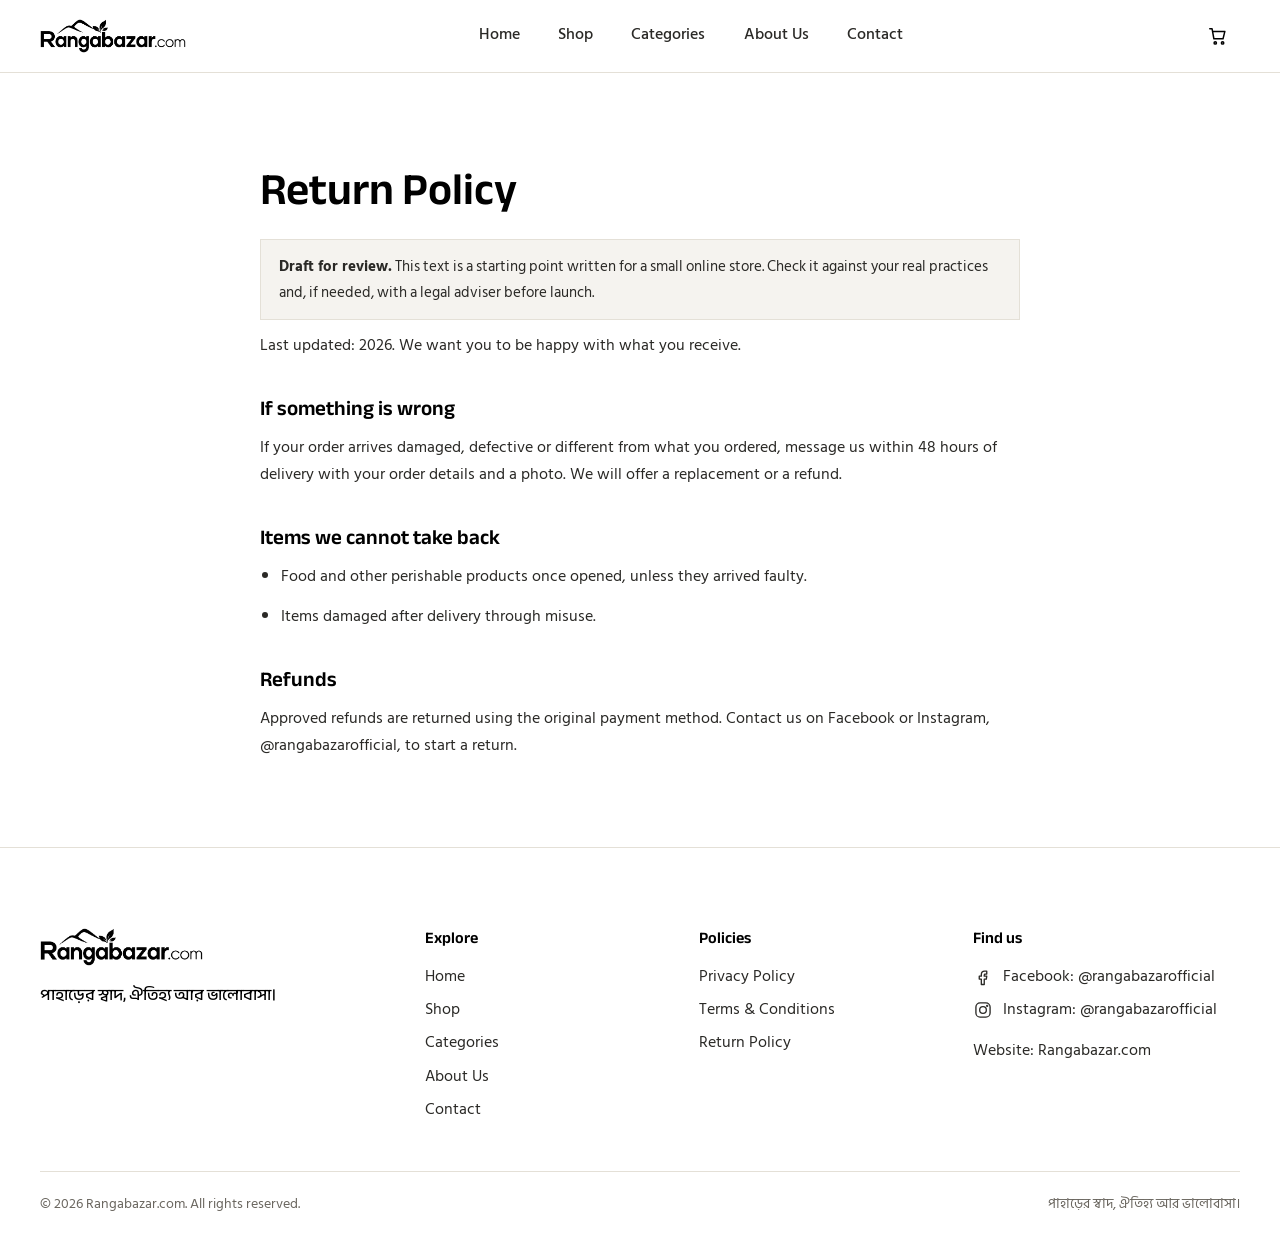
<file: rangabazar-main/returns.html>
<!DOCTYPE html>
<html lang="en">
<head>
<meta charset="utf-8">
<meta name="viewport" content="width=device-width, initial-scale=1">
<title>Return Policy | Rangabazar.com</title>
<meta name="description" content="Return Policy for Rangabazar.com.">
<link rel="canonical" href="https://rangabazar.com/returns.html">
<meta property="og:type" content="website"><meta property="og:site_name" content="Rangabazar.com">
<meta property="og:title" content="Return Policy | Rangabazar.com"><meta property="og:description" content="Return Policy for Rangabazar.com.">
<meta property="og:url" content="https://rangabazar.com/returns.html"><meta property="og:image" content="https://rangabazar.com/assets/og.jpg"><meta property="og:image:width" content="1200"><meta property="og:image:height" content="630">
<meta name="twitter:card" content="summary_large_image">
<link rel="icon" href="favicon.ico" sizes="any"><link rel="icon" type="image/png" sizes="192x192" href="assets/icon-192.png"><link rel="apple-touch-icon" href="assets/apple-touch-icon.png"><meta name="theme-color" content="#ffffff">
<link rel="preconnect" href="https://fonts.googleapis.com"><link rel="preconnect" href="https://fonts.gstatic.com" crossorigin><link href="https://fonts.googleapis.com/css2?family=Anek+Bangla:wght@500;600;700&family=Hind+Siliguri:wght@400;500;600&display=swap" rel="stylesheet">
<link rel="stylesheet" href="assets/css/style.css">

</head>
<body>
<svg width="0" height="0" style="position:absolute" aria-hidden="true" focusable="false"><defs>
<symbol id="i-search" viewBox="0 0 24 24"><circle cx="11" cy="11" r="6.5"/><path d="M16 16l4.5 4.5"/></symbol>
<symbol id="i-cart" viewBox="0 0 24 24"><path d="M3 4h2.5l2 11h10l2-8H7"/><circle cx="9" cy="19.5" r="1.3"/><circle cx="17" cy="19.5" r="1.3"/></symbol>
<symbol id="i-user" viewBox="0 0 24 24"><circle cx="12" cy="8.5" r="3.8"/><path d="M4.5 20c.8-4 3.8-6 7.5-6s6.7 2 7.5 6"/></symbol>
<symbol id="i-heart" viewBox="0 0 24 24"><path d="M12 20s-7.5-4.5-7.5-10A4.3 4.3 0 0 1 12 7.5 4.3 4.3 0 0 1 19.5 10c0 5.5-7.5 10-7.5 10z"/></symbol>
<symbol id="i-menu" viewBox="0 0 24 24"><path d="M4 8h16M4 16h16"/></symbol>
<symbol id="i-close" viewBox="0 0 24 24"><path d="M6 6l12 12M18 6L6 18"/></symbol>
<symbol id="i-food" viewBox="0 0 24 24"><path d="M3.5 12h17a8.5 8.5 0 0 1-17 0z"/><path d="M9 3.5c-1.2 1.5 1.2 2.5 0 4.5M14 3.5c-1.2 1.5 1.2 2.5 0 4.5"/></symbol>
<symbol id="i-craft" viewBox="0 0 24 24"><path d="M9 3.5h6M9.5 3.5V6C6 7.2 4.5 10 4.5 13.5c0 3.5 3 6 7.5 6s7.5-2.5 7.5-6C19.5 10 18 7.2 14.5 6V3.5"/><path d="M5 12.5h14M5.8 16.5h12.4"/></symbol>
<symbol id="i-bamboo" viewBox="0 0 24 24"><path d="M8 2.5v19M16 2.5v19M5.5 7.5h5M13.5 7.5h5M5.5 14.5h5M13.5 14.5h5"/></symbol>
<symbol id="i-weave" viewBox="0 0 24 24"><rect x="4" y="4.5" width="16" height="15"/><path d="M4 9.5h16M4 14.5h16M9.3 4.5v15M14.7 4.5v15"/></symbol>
<symbol id="i-leaf" viewBox="0 0 24 24"><path d="M5 19c0-8.5 5-14 14.5-14C19.5 14 14 19 5 19z"/><path d="M5 19c3-5.5 6-8.5 10-10.5"/></symbol>
<symbol id="i-heritage" viewBox="0 0 24 24"><path d="M2.5 19.5l6.5-11 4 6.5 3-4.5 5.5 9z"/><circle cx="17.5" cy="5.5" r="1.8"/></symbol>
<symbol id="i-sprout" viewBox="0 0 24 24"><path d="M12 21v-9"/><path d="M12 12c0-4.5-3-6.5-7.5-6.5 0 4.5 3 6.5 7.5 6.5zM12 14.5c0-3.5 2.5-5.5 6.5-5.5 0 3.5-2.5 5.5-6.5 5.5z"/></symbol>
<symbol id="i-gift" viewBox="0 0 24 24"><rect x="4" y="10" width="16" height="10.5"/><path d="M3 6.5h18V10H3zM12 6.5v14M12 6.5C11 3 6.5 3.2 7 5.2c.4 1.5 3 1.3 5 1.3zM12 6.5c1-3.5 5.5-3.3 5-1.3-.4 1.5-3 1.3-5 1.3z"/></symbol>
<symbol id="i-shield" viewBox="0 0 24 24"><path d="M12 3l7.5 3v5.5c0 5-3.2 8-7.5 9.5-4.3-1.5-7.5-4.5-7.5-9.5V6z"/><path d="M8.8 12l2.2 2.2 4.2-4.4"/></symbol>
<symbol id="i-award" viewBox="0 0 24 24"><circle cx="12" cy="9" r="5.5"/><path d="M8.8 13.5L7.5 21l4.5-2.7 4.5 2.7-1.3-7.5"/></symbol>
<symbol id="i-truck" viewBox="0 0 24 24"><path d="M2.5 6.5h11.5v10H2.5zM14 10h4.2l3.3 3.3v3.2H14"/><circle cx="7" cy="17.5" r="1.9"/><circle cx="17.5" cy="17.5" r="1.9"/></symbol>
<symbol id="i-facebook" viewBox="0 0 24 24"><path d="M14 8.5h2.5V5H14c-2.5 0-4 1.6-4 4v2H7.5v3.5H10V21h3.5v-6.5H16l.5-3.5h-3V9.5c0-.7.4-1 1-1z"/></symbol>
<symbol id="i-instagram" viewBox="0 0 24 24"><rect x="3.5" y="3.5" width="17" height="17" rx="5"/><circle cx="12" cy="12" r="4"/><circle cx="17" cy="7" r=".6"/></symbol>
</defs></svg>
<a class="skip" href="#main">Skip to content</a>
<header class="site-header">
  <div class="wrap bar">
    <a class="brand" href="index.html" aria-label="Rangabazar.com home"><img src="assets/logo.png" alt="Rangabazar.com" width="146" height="34"></a>
    <nav id="primary-nav" class="nav" aria-label="Primary"><ul><li><a href="index.html">Home</a></li><li><a href="index.html#featured">Shop</a></li><li><a href="index.html#categories">Categories</a></li><li><a href="index.html#story">About Us</a></li><li><a href="index.html#contact">Contact</a></li></ul></nav>
    <div class="actions">
      <a class="icon-btn" href="index.html#featured" aria-label="Shop"><svg class="icon" aria-hidden="true" focusable="false"><use href="#i-cart"/></svg></a>
      <button class="icon-btn menu-btn" id="menu-btn" type="button" aria-label="Open menu" aria-expanded="false" aria-controls="primary-nav"><svg class="icon" aria-hidden="true" focusable="false"><use href="#i-menu"/></svg></button>
    </div>
  </div>
</header>
<main id="main" class="doc"><div class="wrap">
<h1>Return Policy</h1>
<p class="note"><strong>Draft for review.</strong> This text is a starting point written for a small online store. Check it against your real practices and, if needed, with a legal adviser before launch.</p>
<p>Last updated: 2026. We want you to be happy with what you receive.</p>
<h2>If something is wrong</h2>
<p>If your order arrives damaged, defective or different from what you ordered, message us within 48 hours of delivery with your order details and a photo. We will offer a replacement or a refund.</p>
<h2>Items we cannot take back</h2>
<ul><li>Food and other perishable products once opened, unless they arrived faulty.</li><li>Items damaged after delivery through misuse.</li></ul>
<h2>Refunds</h2>
<p>Approved refunds are returned using the original payment method. Contact us on Facebook or Instagram, @rangabazarofficial, to start a return.</p>
</div></main>
<footer class="site-footer" id="contact">
  <div class="wrap">
    <div class="foot">
      <div>
        <img src="assets/logo.png" alt="Rangabazar.com" width="163" height="38" loading="lazy">
        <p class="tag" lang="bn">পাহাড়ের স্বাদ, ঐতিহ্য আর ভালোবাসা।</p>
      </div>
      <nav aria-label="Footer">
        <h2>Explore</h2>
        <ul><li><a href="index.html">Home</a></li><li><a href="index.html#featured">Shop</a></li><li><a href="index.html#categories">Categories</a></li><li><a href="index.html#story">About Us</a></li><li><a href="index.html#contact">Contact</a></li></ul>
      </nav>
      <nav aria-label="Policies">
        <h2>Policies</h2>
        <ul><li><a href="privacy.html">Privacy Policy</a></li><li><a href="terms.html">Terms &amp; Conditions</a></li><li><a href="returns.html">Return Policy</a></li></ul>
      </nav>
      <div>
        <h2>Find us</h2>
        <ul class="foot__social">
          <li><svg class="icon" aria-hidden="true" focusable="false"><use href="#i-facebook"/></svg><a href="https://www.facebook.com/rangabazarofficial" rel="noopener" target="_blank">Facebook: @rangabazarofficial</a></li>
          <li><svg class="icon" aria-hidden="true" focusable="false"><use href="#i-instagram"/></svg><a href="https://www.instagram.com/rangabazarofficial" rel="noopener" target="_blank">Instagram: @rangabazarofficial</a></li>
        </ul>
        <p style="margin-top:14px">Website: <a href="https://rangabazar.com">Rangabazar.com</a></p>
      </div>
    </div>
    <div class="legal"><span>© <span id="year">2026</span> Rangabazar.com. All rights reserved.</span><span lang="bn">পাহাড়ের স্বাদ, ঐতিহ্য আর ভালোবাসা।</span></div>
  </div>
</footer>
<script src="assets/js/main.js" defer></script>
</body>
</html>
</file>
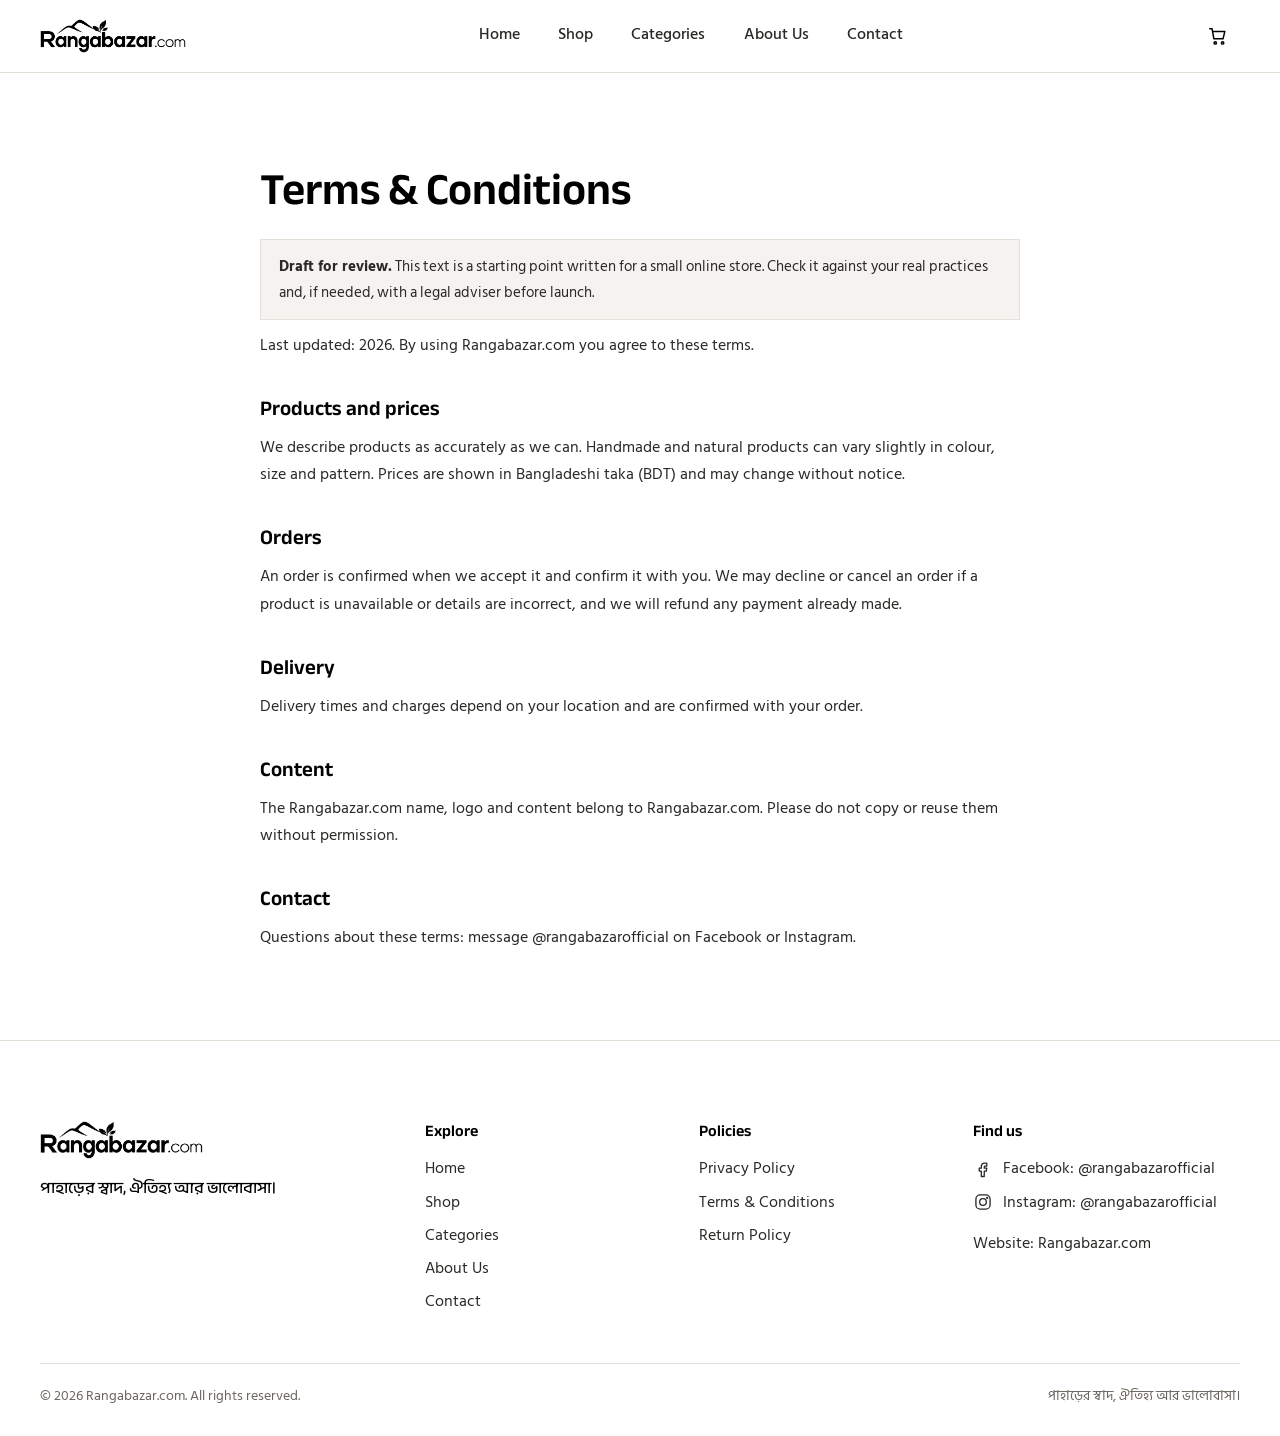
<file: rangabazar-main/terms.html>
<!DOCTYPE html>
<html lang="en">
<head>
<meta charset="utf-8">
<meta name="viewport" content="width=device-width, initial-scale=1">
<title>Terms &amp; Conditions | Rangabazar.com</title>
<meta name="description" content="Terms &amp; Conditions for Rangabazar.com.">
<link rel="canonical" href="https://rangabazar.com/terms.html">
<meta property="og:type" content="website"><meta property="og:site_name" content="Rangabazar.com">
<meta property="og:title" content="Terms &amp; Conditions | Rangabazar.com"><meta property="og:description" content="Terms &amp; Conditions for Rangabazar.com.">
<meta property="og:url" content="https://rangabazar.com/terms.html"><meta property="og:image" content="https://rangabazar.com/assets/og.jpg"><meta property="og:image:width" content="1200"><meta property="og:image:height" content="630">
<meta name="twitter:card" content="summary_large_image">
<link rel="icon" href="favicon.ico" sizes="any"><link rel="icon" type="image/png" sizes="192x192" href="assets/icon-192.png"><link rel="apple-touch-icon" href="assets/apple-touch-icon.png"><meta name="theme-color" content="#ffffff">
<link rel="preconnect" href="https://fonts.googleapis.com"><link rel="preconnect" href="https://fonts.gstatic.com" crossorigin><link href="https://fonts.googleapis.com/css2?family=Anek+Bangla:wght@500;600;700&family=Hind+Siliguri:wght@400;500;600&display=swap" rel="stylesheet">
<link rel="stylesheet" href="assets/css/style.css">

</head>
<body>
<svg width="0" height="0" style="position:absolute" aria-hidden="true" focusable="false"><defs>
<symbol id="i-search" viewBox="0 0 24 24"><circle cx="11" cy="11" r="6.5"/><path d="M16 16l4.5 4.5"/></symbol>
<symbol id="i-cart" viewBox="0 0 24 24"><path d="M3 4h2.5l2 11h10l2-8H7"/><circle cx="9" cy="19.5" r="1.3"/><circle cx="17" cy="19.5" r="1.3"/></symbol>
<symbol id="i-user" viewBox="0 0 24 24"><circle cx="12" cy="8.5" r="3.8"/><path d="M4.5 20c.8-4 3.8-6 7.5-6s6.7 2 7.5 6"/></symbol>
<symbol id="i-heart" viewBox="0 0 24 24"><path d="M12 20s-7.5-4.5-7.5-10A4.3 4.3 0 0 1 12 7.5 4.3 4.3 0 0 1 19.5 10c0 5.5-7.5 10-7.5 10z"/></symbol>
<symbol id="i-menu" viewBox="0 0 24 24"><path d="M4 8h16M4 16h16"/></symbol>
<symbol id="i-close" viewBox="0 0 24 24"><path d="M6 6l12 12M18 6L6 18"/></symbol>
<symbol id="i-food" viewBox="0 0 24 24"><path d="M3.5 12h17a8.5 8.5 0 0 1-17 0z"/><path d="M9 3.5c-1.2 1.5 1.2 2.5 0 4.5M14 3.5c-1.2 1.5 1.2 2.5 0 4.5"/></symbol>
<symbol id="i-craft" viewBox="0 0 24 24"><path d="M9 3.5h6M9.5 3.5V6C6 7.2 4.5 10 4.5 13.5c0 3.5 3 6 7.5 6s7.5-2.5 7.5-6C19.5 10 18 7.2 14.5 6V3.5"/><path d="M5 12.5h14M5.8 16.5h12.4"/></symbol>
<symbol id="i-bamboo" viewBox="0 0 24 24"><path d="M8 2.5v19M16 2.5v19M5.5 7.5h5M13.5 7.5h5M5.5 14.5h5M13.5 14.5h5"/></symbol>
<symbol id="i-weave" viewBox="0 0 24 24"><rect x="4" y="4.5" width="16" height="15"/><path d="M4 9.5h16M4 14.5h16M9.3 4.5v15M14.7 4.5v15"/></symbol>
<symbol id="i-leaf" viewBox="0 0 24 24"><path d="M5 19c0-8.5 5-14 14.5-14C19.5 14 14 19 5 19z"/><path d="M5 19c3-5.5 6-8.5 10-10.5"/></symbol>
<symbol id="i-heritage" viewBox="0 0 24 24"><path d="M2.5 19.5l6.5-11 4 6.5 3-4.5 5.5 9z"/><circle cx="17.5" cy="5.5" r="1.8"/></symbol>
<symbol id="i-sprout" viewBox="0 0 24 24"><path d="M12 21v-9"/><path d="M12 12c0-4.5-3-6.5-7.5-6.5 0 4.5 3 6.5 7.5 6.5zM12 14.5c0-3.5 2.5-5.5 6.5-5.5 0 3.5-2.5 5.5-6.5 5.5z"/></symbol>
<symbol id="i-gift" viewBox="0 0 24 24"><rect x="4" y="10" width="16" height="10.5"/><path d="M3 6.5h18V10H3zM12 6.5v14M12 6.5C11 3 6.5 3.2 7 5.2c.4 1.5 3 1.3 5 1.3zM12 6.5c1-3.5 5.5-3.3 5-1.3-.4 1.5-3 1.3-5 1.3z"/></symbol>
<symbol id="i-shield" viewBox="0 0 24 24"><path d="M12 3l7.5 3v5.5c0 5-3.2 8-7.5 9.5-4.3-1.5-7.5-4.5-7.5-9.5V6z"/><path d="M8.8 12l2.2 2.2 4.2-4.4"/></symbol>
<symbol id="i-award" viewBox="0 0 24 24"><circle cx="12" cy="9" r="5.5"/><path d="M8.8 13.5L7.5 21l4.5-2.7 4.5 2.7-1.3-7.5"/></symbol>
<symbol id="i-truck" viewBox="0 0 24 24"><path d="M2.5 6.5h11.5v10H2.5zM14 10h4.2l3.3 3.3v3.2H14"/><circle cx="7" cy="17.5" r="1.9"/><circle cx="17.5" cy="17.5" r="1.9"/></symbol>
<symbol id="i-facebook" viewBox="0 0 24 24"><path d="M14 8.5h2.5V5H14c-2.5 0-4 1.6-4 4v2H7.5v3.5H10V21h3.5v-6.5H16l.5-3.5h-3V9.5c0-.7.4-1 1-1z"/></symbol>
<symbol id="i-instagram" viewBox="0 0 24 24"><rect x="3.5" y="3.5" width="17" height="17" rx="5"/><circle cx="12" cy="12" r="4"/><circle cx="17" cy="7" r=".6"/></symbol>
</defs></svg>
<a class="skip" href="#main">Skip to content</a>
<header class="site-header">
  <div class="wrap bar">
    <a class="brand" href="index.html" aria-label="Rangabazar.com home"><img src="assets/logo.png" alt="Rangabazar.com" width="146" height="34"></a>
    <nav id="primary-nav" class="nav" aria-label="Primary"><ul><li><a href="index.html">Home</a></li><li><a href="index.html#featured">Shop</a></li><li><a href="index.html#categories">Categories</a></li><li><a href="index.html#story">About Us</a></li><li><a href="index.html#contact">Contact</a></li></ul></nav>
    <div class="actions">
      <a class="icon-btn" href="index.html#featured" aria-label="Shop"><svg class="icon" aria-hidden="true" focusable="false"><use href="#i-cart"/></svg></a>
      <button class="icon-btn menu-btn" id="menu-btn" type="button" aria-label="Open menu" aria-expanded="false" aria-controls="primary-nav"><svg class="icon" aria-hidden="true" focusable="false"><use href="#i-menu"/></svg></button>
    </div>
  </div>
</header>
<main id="main" class="doc"><div class="wrap">
<h1>Terms &amp; Conditions</h1>
<p class="note"><strong>Draft for review.</strong> This text is a starting point written for a small online store. Check it against your real practices and, if needed, with a legal adviser before launch.</p>
<p>Last updated: 2026. By using Rangabazar.com you agree to these terms.</p>
<h2>Products and prices</h2>
<p>We describe products as accurately as we can. Handmade and natural products can vary slightly in colour, size and pattern. Prices are shown in Bangladeshi taka (BDT) and may change without notice.</p>
<h2>Orders</h2>
<p>An order is confirmed when we accept it and confirm it with you. We may decline or cancel an order if a product is unavailable or details are incorrect, and we will refund any payment already made.</p>
<h2>Delivery</h2>
<p>Delivery times and charges depend on your location and are confirmed with your order.</p>
<h2>Content</h2>
<p>The Rangabazar.com name, logo and content belong to Rangabazar.com. Please do not copy or reuse them without permission.</p>
<h2>Contact</h2>
<p>Questions about these terms: message @rangabazarofficial on Facebook or Instagram.</p>
</div></main>
<footer class="site-footer" id="contact">
  <div class="wrap">
    <div class="foot">
      <div>
        <img src="assets/logo.png" alt="Rangabazar.com" width="163" height="38" loading="lazy">
        <p class="tag" lang="bn">পাহাড়ের স্বাদ, ঐতিহ্য আর ভালোবাসা।</p>
      </div>
      <nav aria-label="Footer">
        <h2>Explore</h2>
        <ul><li><a href="index.html">Home</a></li><li><a href="index.html#featured">Shop</a></li><li><a href="index.html#categories">Categories</a></li><li><a href="index.html#story">About Us</a></li><li><a href="index.html#contact">Contact</a></li></ul>
      </nav>
      <nav aria-label="Policies">
        <h2>Policies</h2>
        <ul><li><a href="privacy.html">Privacy Policy</a></li><li><a href="terms.html">Terms &amp; Conditions</a></li><li><a href="returns.html">Return Policy</a></li></ul>
      </nav>
      <div>
        <h2>Find us</h2>
        <ul class="foot__social">
          <li><svg class="icon" aria-hidden="true" focusable="false"><use href="#i-facebook"/></svg><a href="https://www.facebook.com/rangabazarofficial" rel="noopener" target="_blank">Facebook: @rangabazarofficial</a></li>
          <li><svg class="icon" aria-hidden="true" focusable="false"><use href="#i-instagram"/></svg><a href="https://www.instagram.com/rangabazarofficial" rel="noopener" target="_blank">Instagram: @rangabazarofficial</a></li>
        </ul>
        <p style="margin-top:14px">Website: <a href="https://rangabazar.com">Rangabazar.com</a></p>
      </div>
    </div>
    <div class="legal"><span>© <span id="year">2026</span> Rangabazar.com. All rights reserved.</span><span lang="bn">পাহাড়ের স্বাদ, ঐতিহ্য আর ভালোবাসা।</span></div>
  </div>
</footer>
<script src="assets/js/main.js" defer></script>
</body>
</html>
</file>
<file: assets/css/style.css>
/* Rangabazar.com — design tokens */
:root{
  --ink:#000;
  --text:#2a2926;
  --muted:#6a665f;
  --paper:#fff;
  --warm:#f5f3ef;
  --line:#e4e0d7;
  --clay:#a35b35;
  --moss:#46603b;
  --max:1200px;
  --pad:clamp(20px,4vw,40px);
  --font-display:"Anek Bangla","Noto Sans Bengali","Hind Siliguri",system-ui,sans-serif;
  --font-body:"Hind Siliguri","Noto Sans Bengali",system-ui,-apple-system,"Segoe UI",sans-serif;
}
*,*::before,*::after{box-sizing:border-box}
html{scroll-behavior:smooth;scroll-padding-top:84px;-webkit-text-size-adjust:100%}
body{margin:0;font-family:var(--font-body);font-size:1rem;line-height:1.7;color:var(--text);background:var(--paper);-webkit-font-smoothing:antialiased}
img,svg{display:block;max-width:100%}
img{height:auto}
a{color:inherit;text-decoration:none}
button,input{font:inherit;color:inherit}
button{cursor:pointer}
ul{list-style:none;margin:0;padding:0}
h1,h2,h3,p{margin:0}
h1,h2,h3{font-family:var(--font-display);color:var(--ink);font-weight:600;line-height:1.3}
:focus-visible{outline:2px solid var(--ink);outline-offset:3px}
.vh{position:absolute!important;width:1px;height:1px;overflow:hidden;clip:rect(0 0 0 0);white-space:nowrap}
.skip{position:absolute;left:12px;top:-60px;z-index:200;background:var(--ink);color:#fff;padding:10px 16px;transition:top .2s}
.skip:focus{top:12px}
.wrap{width:min(100% - 2*var(--pad),var(--max));margin-inline:auto}
.icon{width:22px;height:22px;fill:none;stroke:currentColor;stroke-width:1.6;stroke-linecap:round;stroke-linejoin:round;flex:none}

/* Buttons */
.btn{display:inline-flex;align-items:center;justify-content:center;gap:10px;min-height:48px;padding:0 28px;border:1px solid var(--ink);background:var(--ink);color:#fff;font-weight:600;font-size:.98rem;border-radius:3px;transition:background-color .2s,color .2s,border-color .2s}
.btn:hover{background:#2c2b28;border-color:#2c2b28}
.btn--ghost{background:rgba(255,255,255,.72);color:var(--ink)}
.btn--ghost:hover{background:var(--ink);color:#fff;border-color:var(--ink)}
.btn--light{background:#fff;color:var(--ink);border-color:#fff}
.btn--light:hover{background:var(--warm);border-color:var(--warm)}
.btn--block{width:100%}

/* Header */
.site-header{position:sticky;top:0;z-index:100;background:rgba(255,255,255,.96);border-bottom:1px solid var(--line);-webkit-backdrop-filter:blur(10px);backdrop-filter:blur(10px)}
.bar{display:grid;grid-template-columns:auto 1fr auto;align-items:center;gap:24px;height:72px}
.brand img{height:34px;width:auto}
.nav ul{display:flex;justify-content:center;gap:clamp(18px,3vw,40px)}
.nav a{display:block;padding:8px 0;font-weight:500;font-size:.98rem;color:var(--text);border-bottom:1px solid transparent;transition:border-color .2s,color .2s}
.nav a:hover,.nav a[aria-current="page"]{color:var(--ink);border-bottom-color:var(--ink)}
.actions{display:flex;align-items:center;gap:4px}
.icon-btn{position:relative;display:grid;place-items:center;width:44px;height:44px;border:0;background:none;color:var(--ink);border-radius:50%;transition:background-color .2s}
.icon-btn:hover{background:var(--warm)}
.badge{position:absolute;top:4px;right:2px;min-width:18px;height:18px;padding:0 5px;border-radius:9px;background:var(--ink);color:#fff;font-size:.72rem;font-weight:600;line-height:18px;text-align:center}
.badge[hidden]{display:none}
.menu-btn{display:none}
.search{border-top:1px solid var(--line);background:#fff}
.search[hidden]{display:none}
.search form{display:flex;align-items:center;gap:12px;height:64px}
.search input{flex:1;height:44px;border:0;border-bottom:1px solid var(--ink);background:none;font-size:1.05rem;border-radius:0}
.search input:focus{outline:none}
.search button{border:0;background:none;font-weight:500;padding:8px}

/* Hero */
.hero{position:relative;isolation:isolate;overflow:hidden;min-height:clamp(600px,88svh,800px);background:#dfe9ee}
.hero__bg{position:absolute;inset:0;width:100%;height:100%;object-fit:cover;object-position:8% 50%;z-index:-1}
.hero__inner{display:flex;flex-direction:column;align-items:center;text-align:center;padding:clamp(56px,10vh,110px) var(--pad) 0}
.hero__logo{width:min(600px,84vw);height:auto}
.hero h1{margin-top:clamp(20px,3vh,32px);font-size:clamp(1.55rem,3.4vw,2.6rem);font-weight:600;line-height:1.4}
.hero__lede{max-width:34em;margin-top:14px;font-size:clamp(1rem,1.5vw,1.15rem);color:#1b1a18}
.hero__cta{display:flex;flex-wrap:wrap;justify-content:center;gap:12px;margin-top:30px}
@keyframes rise{from{opacity:0;transform:translateY(14px)}to{opacity:1;transform:none}}
.hero__inner>*{animation:rise .8s cubic-bezier(.2,.7,.2,1) both}
.hero__inner>:nth-child(2){animation-delay:.12s}
.hero__inner>:nth-child(3){animation-delay:.24s}
.hero__inner>:nth-child(4){animation-delay:.36s}

/* Sections */
.section{padding:clamp(64px,9vw,112px) 0}
.section--warm{background:var(--warm)}
.section__head{max-width:40rem;margin-bottom:clamp(28px,4vw,48px)}
.section__head h2{font-size:clamp(1.6rem,3vw,2.35rem)}
.section__head p{margin-top:10px;color:var(--muted)}
.section__head--row{max-width:none;display:flex;align-items:flex-end;justify-content:space-between;gap:20px;flex-wrap:wrap}

/* Businesses */
.businesses__layout{display:grid;grid-template-columns:minmax(220px,.8fr) minmax(0,1.2fr);gap:clamp(36px,7vw,96px);align-items:start}
.businesses__intro{max-width:28rem}
.businesses__intro h2{font-size:clamp(1.7rem,3vw,2.35rem)}
.businesses__intro p{margin-top:12px;color:var(--muted)}
.businesses__list{border-top:1px solid var(--text)}
.businesses__item{display:grid;grid-template-columns:112px minmax(0,1fr);align-items:center;gap:clamp(18px,3vw,32px);padding:26px 0;border-bottom:1px solid var(--line);transition:padding-left .2s}
.businesses__item:hover{padding-left:6px}
.businesses__item--inline-name-logo{grid-template-columns:minmax(0,1fr)}
.businesses__logo{display:grid;place-items:center;width:112px;aspect-ratio:1.35;background:#fff;color:var(--muted);text-align:center;font-size:.78rem;line-height:1.4}
.businesses__logo img{width:100%;height:100%;object-fit:contain}
.businesses__copy{min-width:0}
.businesses__category{display:flex;flex-wrap:wrap;gap:4px 12px;color:var(--muted);font-size:.88rem;line-height:1.4}
.businesses__category span::before{content:"/ ";color:var(--line)}
.businesses__copy h3{margin-top:5px;font-size:1.2rem;line-height:1.35;overflow-wrap:anywhere}
.businesses__copy h3.businesses__name{display:flex;align-items:center;gap:12px;margin-top:8px}
.businesses__name img{width:64px;height:64px;flex:0 0 64px;object-fit:contain}
.businesses__description,.businesses__founder{margin-top:6px;color:var(--muted);font-size:.95rem;line-height:1.55}
.businesses__founder{color:var(--text)}

/* Categories — a joined ledger grid */
.cats{display:grid;grid-template-columns:repeat(4,1fr);gap:1px;background:var(--line);border:1px solid var(--line)}
.cats li{display:flex}
.cat{flex:1;display:flex;flex-direction:column;justify-content:space-between;gap:36px;min-height:196px;padding:24px;background:#fff;text-align:left;border:0;transition:background-color .25s}
.cat .icon{width:34px;height:34px;stroke-width:1.3;color:var(--ink);transition:color .25s,transform .25s}
.cat strong{display:block;font-family:var(--font-display);font-weight:600;font-size:1.28rem;line-height:1.35;color:var(--ink)}
.cat span{display:block;margin-top:2px;font-size:.9rem;color:var(--muted)}
.cat:hover,.cat[aria-pressed="true"]{background:var(--warm)}
.cat:hover .icon,.cat[aria-pressed="true"] .icon{color:var(--clay);transform:translateY(-2px)}
.cat[aria-pressed="true"]{box-shadow:inset 0 -3px 0 var(--ink)}

/* Products */
.filter-note{display:flex;align-items:center;gap:12px;font-size:.95rem;color:var(--muted)}
.filter-note[hidden]{display:none}
.linkbtn{border:0;background:none;padding:0;font-weight:600;color:var(--ink);text-decoration:underline;text-underline-offset:4px}
.grid{display:grid;grid-template-columns:repeat(4,1fr);gap:clamp(20px,2.4vw,32px) clamp(14px,2vw,24px)}
.card{display:flex;flex-direction:column}
.card[hidden]{display:none}
.card__media{position:relative;aspect-ratio:4/5;background:#fff;overflow:hidden;border-radius:3px}
.card__media img{width:100%;height:100%;object-fit:cover}
.wish{position:absolute;top:10px;right:10px;display:grid;place-items:center;width:40px;height:40px;border:0;border-radius:50%;background:#fff;color:var(--ink);transition:transform .2s}
.wish:hover{transform:scale(1.06)}
.wish[aria-pressed="true"] .icon{fill:var(--clay);stroke:var(--clay)}
.card__body{display:flex;flex-direction:column;flex:1;padding-top:14px}
.card h3{font-size:1.08rem;line-height:1.4}
.card__bn{font-size:.9rem;color:var(--muted)}
.card__desc{margin-top:6px;font-size:.93rem;line-height:1.55;color:var(--muted)}
.card__meta{display:flex;align-items:center;justify-content:space-between;gap:8px;margin:12px 0 14px}
.stars{--r:0;position:relative;display:inline-block;font-size:.95rem;letter-spacing:2px;line-height:1;white-space:nowrap}
.stars::before{content:"★★★★★";background:linear-gradient(90deg,var(--ink) calc(var(--r)/5*100%),#d6d1c6 0);-webkit-background-clip:text;background-clip:text;-webkit-text-fill-color:transparent;color:transparent}
.rate{display:flex;align-items:center;gap:6px;font-size:.85rem;color:var(--muted)}
.card .btn{margin-top:auto;min-height:44px;padding:0 16px;background:#fff;color:var(--ink)}
.card .btn:hover{background:var(--ink);color:#fff}
.empty{padding:40px 0;color:var(--muted)}
.empty[hidden]{display:none}

/* Video showcase */
.showcase{margin:clamp(28px,4vw,48px) 0 0;background:#000;border-radius:3px;overflow:hidden;aspect-ratio:16/9}
.showcase__video{width:100%;height:100%;object-fit:cover;display:block}

/* Single featured product (jug) */
.product{display:block;margin-bottom:clamp(48px,7vw,80px)}
.product:last-of-type{margin-bottom:0}
.product__gallery{display:grid;grid-template-columns:repeat(5,minmax(0,1fr));gap:clamp(8px,1.5vw,16px)}
.product__gallery img{width:100%;height:auto;aspect-ratio:4/3;object-fit:cover;border-radius:3px;background:#fff}
.product__pics{display:grid;grid-template-columns:1.56fr 1fr;gap:clamp(12px,2vw,24px);align-items:start}
.product__pics img{width:100%;height:auto;border-radius:3px;background:#fff}
.product__info{display:flex;flex-wrap:wrap;align-items:flex-end;justify-content:space-between;gap:20px;margin-top:22px}
.product__info h3{font-size:clamp(1.3rem,2.4vw,1.8rem)}
.product__buy{display:flex;flex-wrap:wrap;align-items:center;gap:16px 24px}
.card.product .btn{margin-top:0;background:var(--ink);color:#fff}
.card.product .btn:hover{background:#2c2b28}

/* Story */
.split{display:grid;grid-template-columns:1.05fr 1fr;gap:clamp(32px,6vw,88px);align-items:center}
.split__img{border-radius:3px;overflow:hidden;aspect-ratio:4/3.3;background:var(--warm)}
.split__img img{width:100%;height:100%;object-fit:cover}
.split h2{font-size:clamp(1.7rem,3.2vw,2.6rem);max-width:15em}
.split p{margin-top:18px;max-width:34em}
.split .bn{margin-top:26px;padding-top:22px;border-top:1px solid var(--line);font-family:var(--font-display);font-size:1.25rem;font-weight:500;color:var(--ink)}

/* Why */
.why{display:grid;grid-template-columns:repeat(4,1fr);gap:clamp(24px,3vw,44px)}
.why li{padding-top:22px;border-top:1px solid var(--ink)}
.why .icon{width:30px;height:30px;stroke-width:1.3;color:var(--ink);margin-bottom:18px}
.why h3{font-size:1.15rem}
.why p{margin-top:8px;color:var(--muted);font-size:.97rem;line-height:1.6}

/* Promo */
.promo{position:relative;isolation:isolate;display:grid;place-items:center;min-height:clamp(380px,48vw,500px);color:#fff;text-align:center;overflow:hidden;background:#3b4d55}
.promo__bg{position:absolute;inset:0;width:100%;height:100%;object-fit:cover;object-position:60% 50%;z-index:-2}
.promo::before{content:"";position:absolute;inset:0;background:rgba(10,14,12,.4);z-index:-1}
.promo__in{padding:56px var(--pad)}
.promo h2{color:#fff;font-size:clamp(2rem,5vw,3.6rem);font-weight:600}
.promo p{margin:12px auto 28px;max-width:30em;font-size:1.1rem}

/* Social */
.social{display:grid;grid-template-columns:1fr 1.15fr;gap:clamp(32px,6vw,88px);align-items:center}
.social h2{font-size:clamp(1.6rem,3vw,2.35rem)}
.social .lede{margin-top:12px;color:var(--muted);max-width:30em}
.social__links{border-top:1px solid var(--ink)}
.social__link{display:flex;align-items:center;gap:20px;padding:24px 0;border-bottom:1px solid var(--line);transition:padding-left .25s}
.social__link:hover{padding-left:10px}
.social__link .icon{width:34px;height:34px;stroke-width:1.4}
.social__link small{display:block;font-size:.9rem;color:var(--muted);line-height:1.3}
.social__link strong{display:block;font-family:var(--font-display);font-size:clamp(1.2rem,2.4vw,1.6rem);font-weight:600;color:var(--ink);line-height:1.3;overflow-wrap:anywhere}
.social__link em{margin-left:auto;font-style:normal;font-weight:600;color:var(--ink);text-decoration:underline;text-underline-offset:4px}

/* Newsletter */
.news{max-width:780px;margin:0 auto;background:#fff;padding:clamp(32px,6vw,64px);border:1px solid var(--ink);text-align:center}
.news h2{font-size:clamp(1.6rem,3vw,2.2rem)}
.news p{margin:10px auto 0;max-width:30em;color:var(--muted)}
.news form{display:flex;gap:10px;margin:28px auto 0;max-width:520px}
.news input{flex:1;min-width:0;height:48px;padding:0 16px;border:1px solid #bdb8ad;border-radius:3px;background:#fff}
.news input:focus{outline:2px solid var(--ink);outline-offset:1px;border-color:var(--ink)}
.news .msg{min-height:1.6em;margin-top:12px;font-size:.95rem}

/* Footer */
.site-footer{background:#fff;border-top:1px solid var(--line);padding:clamp(48px,7vw,80px) 0 28px}
.foot{display:grid;grid-template-columns:1.5fr 1fr 1fr 1.2fr;gap:clamp(28px,4vw,56px)}
.foot img{height:38px;width:auto}
.foot .tag{margin-top:16px;font-family:var(--font-display);font-weight:500;color:var(--ink)}
.foot h2{font-size:1rem;margin-bottom:14px}
.foot li+li{margin-top:6px}
.foot a{color:var(--text);transition:color .2s}
.foot a:hover{color:var(--clay);text-decoration:underline;text-underline-offset:3px}
.foot__social li{display:flex;align-items:center;gap:10px}
.foot__social .icon{width:20px;height:20px}
.legal{margin-top:48px;padding-top:20px;border-top:1px solid var(--line);font-size:.88rem;color:var(--muted);display:flex;flex-wrap:wrap;justify-content:space-between;gap:8px}

.toast{position:fixed;left:50%;bottom:24px;z-index:300;transform:translate(-50%,20px);max-width:calc(100% - 32px);padding:12px 20px;background:var(--ink);color:#fff;border-radius:3px;font-size:.95rem;opacity:0;pointer-events:none;transition:opacity .25s,transform .25s}
.toast.show{opacity:1;transform:translate(-50%,0)}

/* Policy pages */
.doc{padding:clamp(48px,7vw,88px) 0}
.doc .wrap{max-width:760px}
.doc h1{font-size:clamp(2rem,4vw,2.8rem)}
.doc h2{font-size:1.3rem;margin-top:36px}
.doc p,.doc li{margin-top:12px}
.doc ul{list-style:disc;padding-left:1.3em}
.doc .note{margin-top:20px;padding:14px 18px;border:1px solid var(--line);background:var(--warm);font-size:.93rem}

/* Responsive */
@media (max-width:1020px){
  .grid{grid-template-columns:repeat(3,1fr)}
  .product__gallery{grid-template-columns:repeat(3,minmax(0,1fr))}
  .cats{grid-template-columns:repeat(2,1fr)}
  .why{grid-template-columns:repeat(2,1fr);row-gap:36px}
  .foot{grid-template-columns:1fr 1fr}
  .businesses__layout{grid-template-columns:1fr;gap:32px}
}
@media (max-width:900px){
  .bar{grid-template-columns:1fr auto;height:64px}
  .brand img{height:30px}
  .menu-btn{display:grid}
  .nav{position:absolute;left:0;right:0;top:100%;background:#fff;border-bottom:1px solid var(--line);display:none}
  .nav.is-open{display:block}
  .nav ul{flex-direction:column;gap:0;padding:8px var(--pad) 20px}
  .nav a{padding:14px 0;border-bottom:1px solid var(--line);font-size:1.05rem}
  .split,.social{grid-template-columns:1fr}
  .hero__bg{object-position:20% 50%}
}
@media (max-width:640px){
  .product__gallery{grid-template-columns:repeat(2,minmax(0,1fr))}
  .product__pics{grid-template-columns:1fr}
  .card.product .card__desc{display:block}
  .product__buy,.product__buy .btn{width:100%}
  .grid{grid-template-columns:repeat(2,1fr)}
  .card h3{font-size:1rem}
  .card__desc{display:none}
  .card__meta{flex-direction:column;align-items:flex-start;gap:4px}
  .cat{min-height:164px;padding:18px;gap:24px}
  .cat strong{font-size:1.1rem}
  .why{grid-template-columns:1fr}
  .businesses__item{grid-template-columns:1fr;gap:14px;padding:22px 0}
  .businesses__logo{width:96px}
  .news form{flex-direction:column}
  .foot{grid-template-columns:1fr}
  .hero{min-height:620px}
}
@media (prefers-reduced-motion:reduce){
  html{scroll-behavior:auto}
  *,*::before,*::after{animation:none!important;transition:none!important}
}
</file>
<file: rangabazar-main/assets/css/style.css>
/* Rangabazar.com — design tokens */
:root{
  --ink:#000;
  --text:#2a2926;
  --muted:#6a665f;
  --paper:#fff;
  --warm:#f5f3ef;
  --line:#e4e0d7;
  --clay:#a35b35;
  --moss:#46603b;
  --max:1200px;
  --pad:clamp(20px,4vw,40px);
  --font-display:"Anek Bangla","Noto Sans Bengali","Hind Siliguri",system-ui,sans-serif;
  --font-body:"Hind Siliguri","Noto Sans Bengali",system-ui,-apple-system,"Segoe UI",sans-serif;
}
*,*::before,*::after{box-sizing:border-box}
html{scroll-behavior:smooth;scroll-padding-top:84px;-webkit-text-size-adjust:100%}
body{margin:0;font-family:var(--font-body);font-size:1rem;line-height:1.7;color:var(--text);background:var(--paper);-webkit-font-smoothing:antialiased}
img,svg{display:block;max-width:100%}
img{height:auto}
a{color:inherit;text-decoration:none}
button,input{font:inherit;color:inherit}
button{cursor:pointer}
ul{list-style:none;margin:0;padding:0}
h1,h2,h3,p{margin:0}
h1,h2,h3{font-family:var(--font-display);color:var(--ink);font-weight:600;line-height:1.3}
:focus-visible{outline:2px solid var(--ink);outline-offset:3px}
.vh{position:absolute!important;width:1px;height:1px;overflow:hidden;clip:rect(0 0 0 0);white-space:nowrap}
.skip{position:absolute;left:12px;top:-60px;z-index:200;background:var(--ink);color:#fff;padding:10px 16px;transition:top .2s}
.skip:focus{top:12px}
.wrap{width:min(100% - 2*var(--pad),var(--max));margin-inline:auto}
.icon{width:22px;height:22px;fill:none;stroke:currentColor;stroke-width:1.6;stroke-linecap:round;stroke-linejoin:round;flex:none}

/* Buttons */
.btn{display:inline-flex;align-items:center;justify-content:center;gap:10px;min-height:48px;padding:0 28px;border:1px solid var(--ink);background:var(--ink);color:#fff;font-weight:600;font-size:.98rem;border-radius:3px;transition:background-color .2s,color .2s,border-color .2s}
.btn:hover{background:#2c2b28;border-color:#2c2b28}
.btn--ghost{background:rgba(255,255,255,.72);color:var(--ink)}
.btn--ghost:hover{background:var(--ink);color:#fff;border-color:var(--ink)}
.btn--light{background:#fff;color:var(--ink);border-color:#fff}
.btn--light:hover{background:var(--warm);border-color:var(--warm)}
.btn--block{width:100%}

/* Header */
.site-header{position:sticky;top:0;z-index:100;background:rgba(255,255,255,.96);border-bottom:1px solid var(--line);-webkit-backdrop-filter:blur(10px);backdrop-filter:blur(10px)}
.bar{display:grid;grid-template-columns:auto 1fr auto;align-items:center;gap:24px;height:72px}
.brand img{height:34px;width:auto}
.nav ul{display:flex;justify-content:center;gap:clamp(18px,3vw,40px)}
.nav a{display:block;padding:8px 0;font-weight:500;font-size:.98rem;color:var(--text);border-bottom:1px solid transparent;transition:border-color .2s,color .2s}
.nav a:hover,.nav a[aria-current="page"]{color:var(--ink);border-bottom-color:var(--ink)}
.actions{display:flex;align-items:center;gap:4px}
.icon-btn{position:relative;display:grid;place-items:center;width:44px;height:44px;border:0;background:none;color:var(--ink);border-radius:50%;transition:background-color .2s}
.icon-btn:hover{background:var(--warm)}
.badge{position:absolute;top:4px;right:2px;min-width:18px;height:18px;padding:0 5px;border-radius:9px;background:var(--ink);color:#fff;font-size:.72rem;font-weight:600;line-height:18px;text-align:center}
.badge[hidden]{display:none}
.menu-btn{display:none}
.search{border-top:1px solid var(--line);background:#fff}
.search[hidden]{display:none}
.search form{display:flex;align-items:center;gap:12px;height:64px}
.search input{flex:1;height:44px;border:0;border-bottom:1px solid var(--ink);background:none;font-size:1.05rem;border-radius:0}
.search input:focus{outline:none}
.search button{border:0;background:none;font-weight:500;padding:8px}

/* Hero */
.hero{position:relative;isolation:isolate;overflow:hidden;min-height:clamp(600px,88svh,800px);background:#dfe9ee}
.hero__bg{position:absolute;inset:0;width:100%;height:100%;object-fit:cover;object-position:8% 50%;z-index:-1}
.hero__inner{display:flex;flex-direction:column;align-items:center;text-align:center;padding:clamp(56px,10vh,110px) var(--pad) 0}
.hero__logo{width:min(600px,84vw);height:auto}
.hero h1{margin-top:clamp(20px,3vh,32px);font-size:clamp(1.55rem,3.4vw,2.6rem);font-weight:600;line-height:1.4}
.hero__lede{max-width:34em;margin-top:14px;font-size:clamp(1rem,1.5vw,1.15rem);color:#1b1a18}
.hero__cta{display:flex;flex-wrap:wrap;justify-content:center;gap:12px;margin-top:30px}
@keyframes rise{from{opacity:0;transform:translateY(14px)}to{opacity:1;transform:none}}
.hero__inner>*{animation:rise .8s cubic-bezier(.2,.7,.2,1) both}
.hero__inner>:nth-child(2){animation-delay:.12s}
.hero__inner>:nth-child(3){animation-delay:.24s}
.hero__inner>:nth-child(4){animation-delay:.36s}

/* Sections */
.section{padding:clamp(64px,9vw,112px) 0}
.section--warm{background:var(--warm)}
.section__head{max-width:40rem;margin-bottom:clamp(28px,4vw,48px)}
.section__head h2{font-size:clamp(1.6rem,3vw,2.35rem)}
.section__head p{margin-top:10px;color:var(--muted)}
.section__head--row{max-width:none;display:flex;align-items:flex-end;justify-content:space-between;gap:20px;flex-wrap:wrap}

/* Categories — a joined ledger grid */
.cats{display:grid;grid-template-columns:repeat(4,1fr);gap:1px;background:var(--line);border:1px solid var(--line)}
.cats li{display:flex}
.cat{flex:1;display:flex;flex-direction:column;justify-content:space-between;gap:36px;min-height:196px;padding:24px;background:#fff;text-align:left;border:0;transition:background-color .25s}
.cat .icon{width:34px;height:34px;stroke-width:1.3;color:var(--ink);transition:color .25s,transform .25s}
.cat strong{display:block;font-family:var(--font-display);font-weight:600;font-size:1.28rem;line-height:1.35;color:var(--ink)}
.cat span{display:block;margin-top:2px;font-size:.9rem;color:var(--muted)}
.cat:hover,.cat[aria-pressed="true"]{background:var(--warm)}
.cat:hover .icon,.cat[aria-pressed="true"] .icon{color:var(--clay);transform:translateY(-2px)}
.cat[aria-pressed="true"]{box-shadow:inset 0 -3px 0 var(--ink)}

/* Products */
.filter-note{display:flex;align-items:center;gap:12px;font-size:.95rem;color:var(--muted)}
.filter-note[hidden]{display:none}
.linkbtn{border:0;background:none;padding:0;font-weight:600;color:var(--ink);text-decoration:underline;text-underline-offset:4px}
.grid{display:grid;grid-template-columns:repeat(4,1fr);gap:clamp(20px,2.4vw,32px) clamp(14px,2vw,24px)}
.card{display:flex;flex-direction:column}
.card[hidden]{display:none}
.card__media{position:relative;aspect-ratio:4/5;background:#fff;overflow:hidden;border-radius:3px}
.card__media img{width:100%;height:100%;object-fit:cover}
.wish{position:absolute;top:10px;right:10px;display:grid;place-items:center;width:40px;height:40px;border:0;border-radius:50%;background:#fff;color:var(--ink);transition:transform .2s}
.wish:hover{transform:scale(1.06)}
.wish[aria-pressed="true"] .icon{fill:var(--clay);stroke:var(--clay)}
.card__body{display:flex;flex-direction:column;flex:1;padding-top:14px}
.card h3{font-size:1.08rem;line-height:1.4}
.card__bn{font-size:.9rem;color:var(--muted)}
.card__desc{margin-top:6px;font-size:.93rem;line-height:1.55;color:var(--muted)}
.card__meta{display:flex;align-items:center;justify-content:space-between;gap:8px;margin:12px 0 14px}
.price{font-family:var(--font-display);font-weight:600;font-size:1.12rem;color:var(--ink)}
.stars{--r:0;position:relative;display:inline-block;font-size:.95rem;letter-spacing:2px;line-height:1;white-space:nowrap}
.stars::before{content:"★★★★★";background:linear-gradient(90deg,var(--ink) calc(var(--r)/5*100%),#d6d1c6 0);-webkit-background-clip:text;background-clip:text;-webkit-text-fill-color:transparent;color:transparent}
.rate{display:flex;align-items:center;gap:6px;font-size:.85rem;color:var(--muted)}
.card .btn{margin-top:auto;min-height:44px;padding:0 16px;background:#fff;color:var(--ink)}
.card .btn:hover{background:var(--ink);color:#fff}
.empty{padding:40px 0;color:var(--muted)}
.empty[hidden]{display:none}

/* Video showcase */
.showcase{margin:clamp(28px,4vw,48px) 0 0;background:#000;border-radius:3px;overflow:hidden;aspect-ratio:16/9}
.showcase__video{width:100%;height:100%;object-fit:cover;display:block}

/* Single featured product (jug) */
.jug{display:block}
.jug__pics{display:grid;grid-template-columns:1.56fr 1fr;gap:clamp(12px,2vw,24px);align-items:start}
.jug__pics img{width:100%;height:auto;border-radius:3px;background:#fff}
.jug__info{display:flex;flex-wrap:wrap;align-items:flex-end;justify-content:space-between;gap:20px;margin-top:22px}
.jug__info h3{font-size:clamp(1.3rem,2.4vw,1.8rem)}
.jug__buy{display:flex;flex-wrap:wrap;align-items:center;gap:16px 24px}
.jug .price{font-size:clamp(1.3rem,2.4vw,1.7rem)}
.jug .price small{display:block;font-family:var(--font-body);font-weight:400;font-size:.85rem;color:var(--muted);line-height:1.3}
.card.jug .btn{margin-top:0;background:var(--ink);color:#fff}
.card.jug .btn:hover{background:#2c2b28}

/* Story */
.split{display:grid;grid-template-columns:1.05fr 1fr;gap:clamp(32px,6vw,88px);align-items:center}
.split__img{border-radius:3px;overflow:hidden;aspect-ratio:4/3.3;background:var(--warm)}
.split__img img{width:100%;height:100%;object-fit:cover}
.split h2{font-size:clamp(1.7rem,3.2vw,2.6rem);max-width:15em}
.split p{margin-top:18px;max-width:34em}
.split .bn{margin-top:26px;padding-top:22px;border-top:1px solid var(--line);font-family:var(--font-display);font-size:1.25rem;font-weight:500;color:var(--ink)}

/* Why */
.why{display:grid;grid-template-columns:repeat(4,1fr);gap:clamp(24px,3vw,44px)}
.why li{padding-top:22px;border-top:1px solid var(--ink)}
.why .icon{width:30px;height:30px;stroke-width:1.3;color:var(--ink);margin-bottom:18px}
.why h3{font-size:1.15rem}
.why p{margin-top:8px;color:var(--muted);font-size:.97rem;line-height:1.6}

/* Promo */
.promo{position:relative;isolation:isolate;display:grid;place-items:center;min-height:clamp(380px,48vw,500px);color:#fff;text-align:center;overflow:hidden;background:#3b4d55}
.promo__bg{position:absolute;inset:0;width:100%;height:100%;object-fit:cover;object-position:60% 50%;z-index:-2}
.promo::before{content:"";position:absolute;inset:0;background:rgba(10,14,12,.4);z-index:-1}
.promo__in{padding:56px var(--pad)}
.promo h2{color:#fff;font-size:clamp(2rem,5vw,3.6rem);font-weight:600}
.promo p{margin:12px auto 28px;max-width:30em;font-size:1.1rem}

/* Social */
.social{display:grid;grid-template-columns:1fr 1.15fr;gap:clamp(32px,6vw,88px);align-items:center}
.social h2{font-size:clamp(1.6rem,3vw,2.35rem)}
.social .lede{margin-top:12px;color:var(--muted);max-width:30em}
.social__links{border-top:1px solid var(--ink)}
.social__link{display:flex;align-items:center;gap:20px;padding:24px 0;border-bottom:1px solid var(--line);transition:padding-left .25s}
.social__link:hover{padding-left:10px}
.social__link .icon{width:34px;height:34px;stroke-width:1.4}
.social__link small{display:block;font-size:.9rem;color:var(--muted);line-height:1.3}
.social__link strong{display:block;font-family:var(--font-display);font-size:clamp(1.2rem,2.4vw,1.6rem);font-weight:600;color:var(--ink);line-height:1.3;overflow-wrap:anywhere}
.social__link em{margin-left:auto;font-style:normal;font-weight:600;color:var(--ink);text-decoration:underline;text-underline-offset:4px}

/* Newsletter */
.news{max-width:780px;margin:0 auto;background:#fff;padding:clamp(32px,6vw,64px);border:1px solid var(--ink);text-align:center}
.news h2{font-size:clamp(1.6rem,3vw,2.2rem)}
.news p{margin:10px auto 0;max-width:30em;color:var(--muted)}
.news form{display:flex;gap:10px;margin:28px auto 0;max-width:520px}
.news input{flex:1;min-width:0;height:48px;padding:0 16px;border:1px solid #bdb8ad;border-radius:3px;background:#fff}
.news input:focus{outline:2px solid var(--ink);outline-offset:1px;border-color:var(--ink)}
.news .msg{min-height:1.6em;margin-top:12px;font-size:.95rem}

/* Footer */
.site-footer{background:#fff;border-top:1px solid var(--line);padding:clamp(48px,7vw,80px) 0 28px}
.foot{display:grid;grid-template-columns:1.5fr 1fr 1fr 1.2fr;gap:clamp(28px,4vw,56px)}
.foot img{height:38px;width:auto}
.foot .tag{margin-top:16px;font-family:var(--font-display);font-weight:500;color:var(--ink)}
.foot h2{font-size:1rem;margin-bottom:14px}
.foot li+li{margin-top:6px}
.foot a{color:var(--text);transition:color .2s}
.foot a:hover{color:var(--clay);text-decoration:underline;text-underline-offset:3px}
.foot__social li{display:flex;align-items:center;gap:10px}
.foot__social .icon{width:20px;height:20px}
.legal{margin-top:48px;padding-top:20px;border-top:1px solid var(--line);font-size:.88rem;color:var(--muted);display:flex;flex-wrap:wrap;justify-content:space-between;gap:8px}

/* Cart drawer */
.scrim{position:fixed;inset:0;z-index:150;background:rgba(0,0,0,.4);opacity:0;visibility:hidden;transition:opacity .25s,visibility .25s}
.scrim.is-open{opacity:1;visibility:visible}
.drawer{position:fixed;top:0;right:0;bottom:0;z-index:160;display:flex;flex-direction:column;width:min(420px,100%);background:#fff;visibility:hidden;transform:translateX(100%);transition:transform .3s cubic-bezier(.2,.7,.2,1),visibility .3s}
.drawer.is-open{visibility:visible;transform:none}
.drawer__head{display:flex;align-items:center;justify-content:space-between;padding:12px 12px 12px 24px;border-bottom:1px solid var(--line)}
.drawer__head h2{font-size:1.2rem}
.drawer__body{flex:1;overflow:auto;padding:8px 24px}
.drawer__empty{padding:48px 0;text-align:center;color:var(--muted)}
.line{display:grid;grid-template-columns:64px 1fr auto;gap:14px;align-items:center;padding:16px 0;border-bottom:1px solid var(--line)}
.line img{width:64px;height:80px;object-fit:cover;background:var(--warm);border-radius:3px}
.line h3{font-size:.98rem}
.line .price{font-size:.95rem}
.qty{display:inline-flex;align-items:center;margin-top:6px;border:1px solid var(--line);border-radius:3px}
.qty button{width:32px;height:32px;border:0;background:none;font-size:1.1rem;line-height:1}
.qty span{min-width:24px;text-align:center;font-size:.92rem}
.line .rm{border:0;background:none;color:var(--muted);font-size:.85rem;text-decoration:underline;text-underline-offset:3px}
.drawer__foot{padding:20px 24px 24px;border-top:1px solid var(--line)}
.sub{display:flex;justify-content:space-between;font-weight:600;color:var(--ink);margin-bottom:6px}
.drawer__foot small{display:block;margin-bottom:16px;color:var(--muted);line-height:1.5}
.toast{position:fixed;left:50%;bottom:24px;z-index:300;transform:translate(-50%,20px);max-width:calc(100% - 32px);padding:12px 20px;background:var(--ink);color:#fff;border-radius:3px;font-size:.95rem;opacity:0;pointer-events:none;transition:opacity .25s,transform .25s}
.toast.show{opacity:1;transform:translate(-50%,0)}

/* Policy pages */
.doc{padding:clamp(48px,7vw,88px) 0}
.doc .wrap{max-width:760px}
.doc h1{font-size:clamp(2rem,4vw,2.8rem)}
.doc h2{font-size:1.3rem;margin-top:36px}
.doc p,.doc li{margin-top:12px}
.doc ul{list-style:disc;padding-left:1.3em}
.doc .note{margin-top:20px;padding:14px 18px;border:1px solid var(--line);background:var(--warm);font-size:.93rem}

/* Responsive */
@media (max-width:1020px){
  .grid{grid-template-columns:repeat(3,1fr)}
  .cats{grid-template-columns:repeat(2,1fr)}
  .why{grid-template-columns:repeat(2,1fr);row-gap:36px}
  .foot{grid-template-columns:1fr 1fr}
}
@media (max-width:900px){
  .bar{grid-template-columns:1fr auto;height:64px}
  .brand img{height:30px}
  .menu-btn{display:grid}
  .nav{position:absolute;left:0;right:0;top:100%;background:#fff;border-bottom:1px solid var(--line);display:none}
  .nav.is-open{display:block}
  .nav ul{flex-direction:column;gap:0;padding:8px var(--pad) 20px}
  .nav a{padding:14px 0;border-bottom:1px solid var(--line);font-size:1.05rem}
  .split,.social{grid-template-columns:1fr}
  .hero__bg{object-position:20% 50%}
}
@media (max-width:640px){
  .jug__pics{grid-template-columns:1fr}
  .card.jug .card__desc{display:block}
  .jug__buy,.jug__buy .btn{width:100%}
  .grid{grid-template-columns:repeat(2,1fr)}
  .card h3{font-size:1rem}
  .card__desc{display:none}
  .card__meta{flex-direction:column;align-items:flex-start;gap:4px}
  .cat{min-height:164px;padding:18px;gap:24px}
  .cat strong{font-size:1.1rem}
  .why{grid-template-columns:1fr}
  .news form{flex-direction:column}
  .foot{grid-template-columns:1fr}
  .hero{min-height:620px}
}
@media (prefers-reduced-motion:reduce){
  html{scroll-behavior:auto}
  *,*::before,*::after{animation:none!important;transition:none!important}
}
</file>
